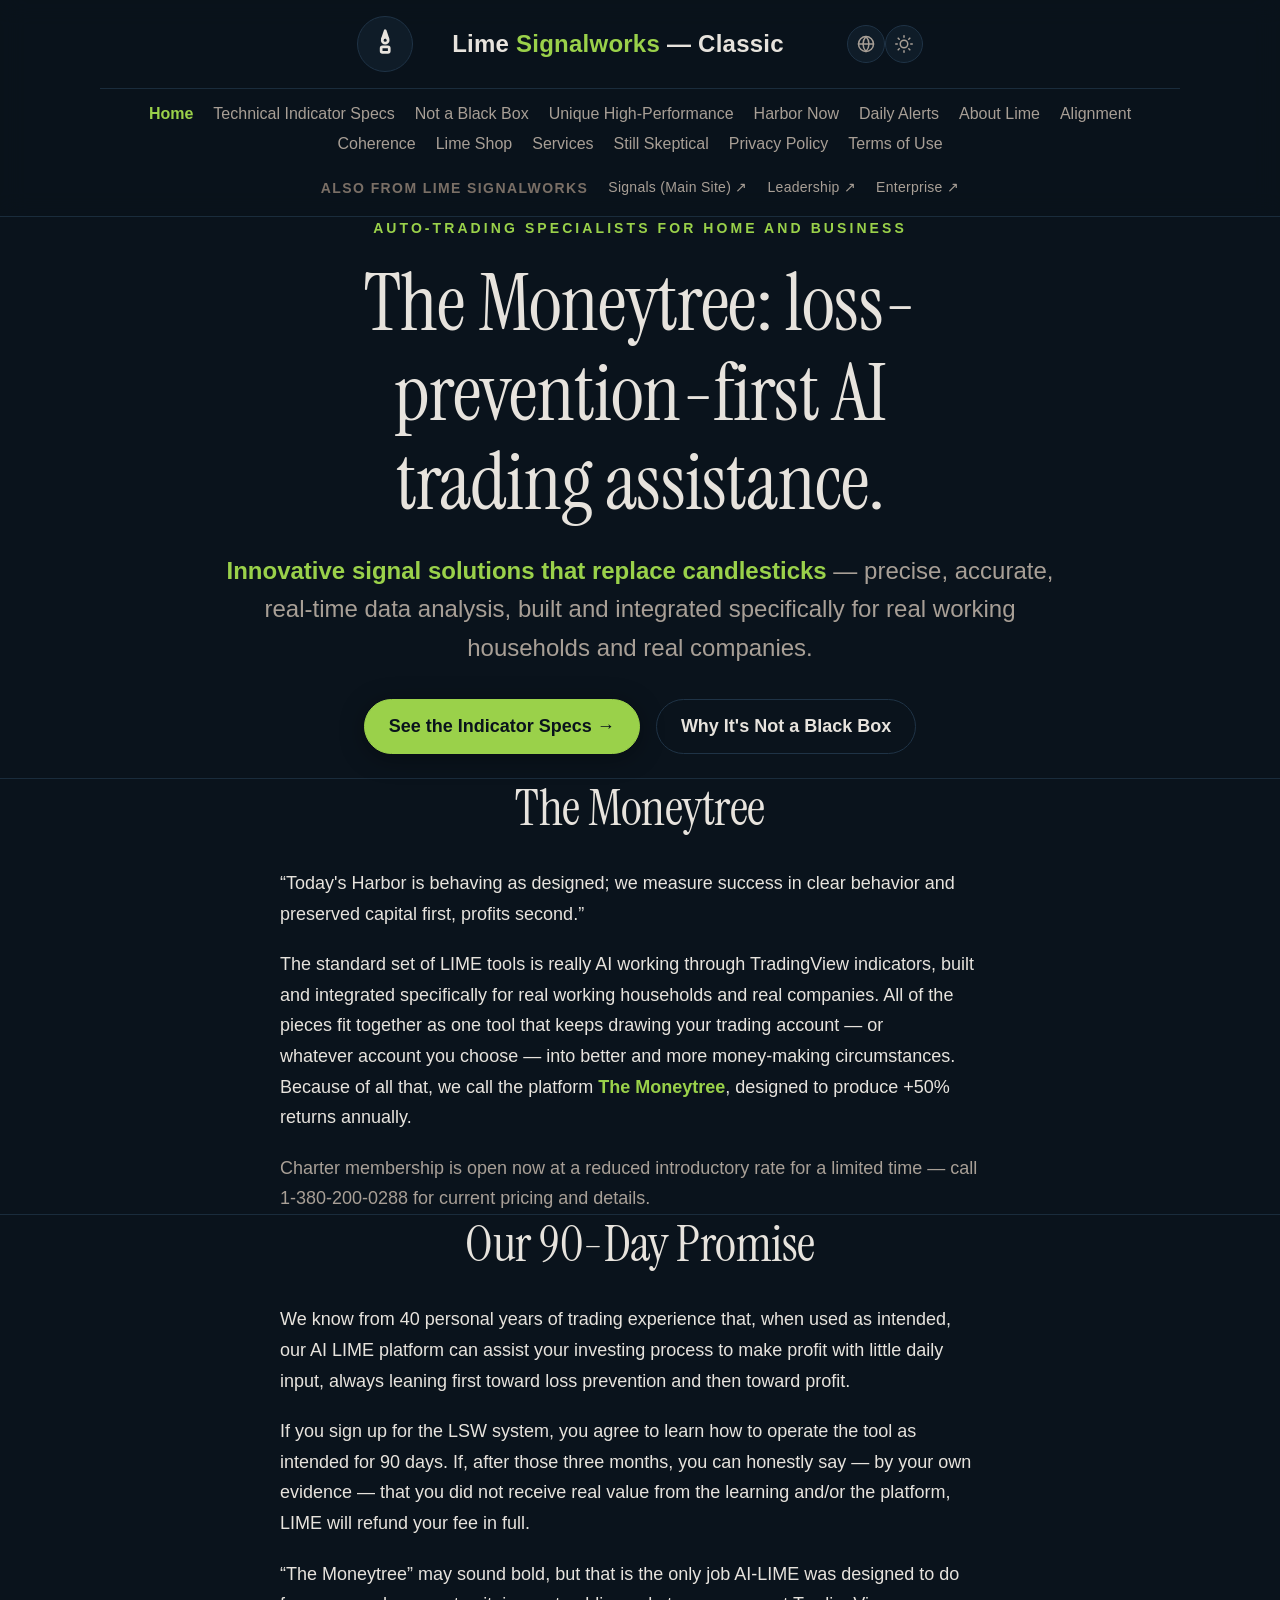
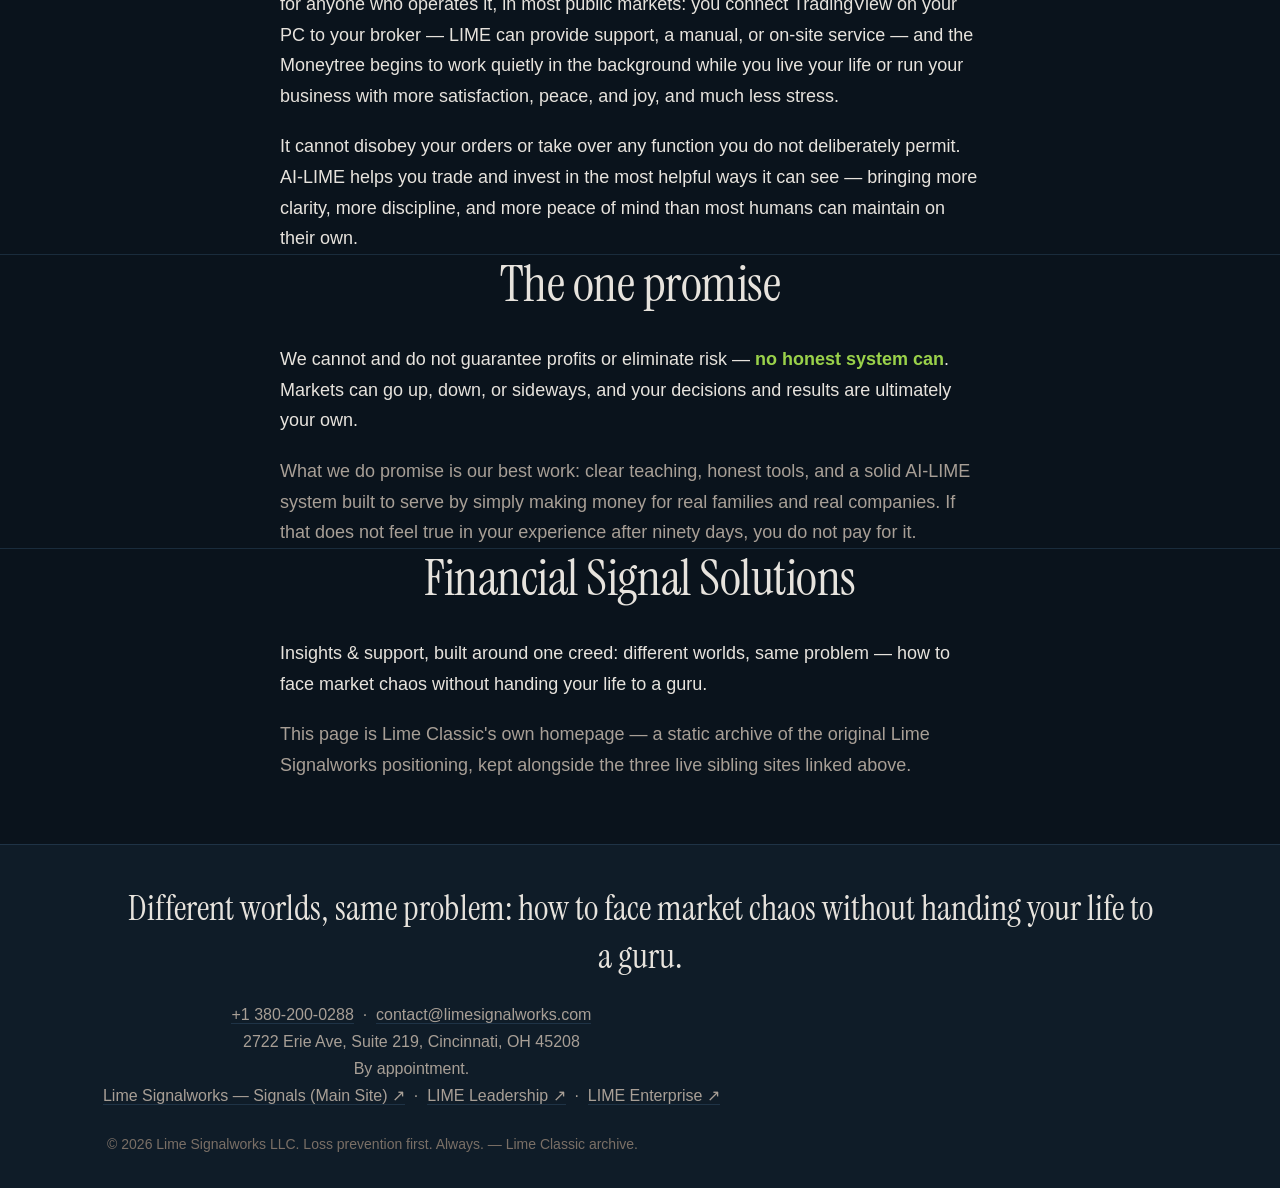
<file: index.html>
<!DOCTYPE html>
<html lang="en" data-theme="dark">
<head>
<meta charset="UTF-8">
<meta name="viewport" content="width=device-width, initial-scale=1.0">
<title>Home · Lime Signalworks Classic</title>
<meta name="description" content="Lime Signalworks Classic: the Moneytree platform, loss-prevention-first AI trading assistance, and the 90-Day Promise.">
<link rel="canonical" href="https://classic.limesignalworks.com/">
<link rel="stylesheet" href="assets/style.css">
<link rel="preconnect" href="https://fonts.googleapis.com">
<link rel="preconnect" href="https://fonts.gstatic.com" crossorigin>
<link href="https://fonts.googleapis.com/css2?family=Instrument+Serif:ital@0;1&display=swap" rel="stylesheet">
<link href="https://api.fontshare.com/v2/css?f[]=general-sans@300,400,500,600,700&display=swap" rel="stylesheet">
</head>
<body>
<header>
  <div class="wrap hdr">
    <a class="brand" href="index.html" aria-label="Lime Signalworks Classic home">
      <span class="brand-mark"><svg viewBox="0 0 24 24" fill="none" stroke="currentColor" stroke-width="2" stroke-linecap="round" stroke-linejoin="round" aria-hidden="true"><path d="M12 2 L14 8 L12 6 L10 8 Z"/><rect x="9" y="14" width="6" height="4" rx="1"/><circle cx="12" cy="9" r="2.2"/></svg></span>
      <span class="word">Lime&nbsp;<b>Signalworks</b> &mdash; Classic</span>
    </a>
    <div class="hdr-actions">
      <div class="hdr-tools">
        <button class="icon-btn" data-translate aria-label="Translate this page">
          <svg width="18" height="18" viewBox="0 0 24 24" fill="none" stroke="currentColor" stroke-width="2" stroke-linecap="round" stroke-linejoin="round"><circle cx="12" cy="12" r="10"/><path d="M2 12h20M12 2a15.3 15.3 0 0 1 4 10 15.3 15.3 0 0 1-4 10 15.3 15.3 0 0 1-4-10 15.3 15.3 0 0 1 4-10z"/></svg>
        </button>
        <button class="icon-btn" data-theme-toggle aria-label="Switch theme">
          <svg width="18" height="18" viewBox="0 0 24 24" fill="none" stroke="currentColor" stroke-width="2" stroke-linecap="round" stroke-linejoin="round"><circle cx="12" cy="12" r="5"/><path d="M12 1v2M12 21v2M4.22 4.22l1.42 1.42M18.36 18.36l1.42 1.42M1 12h2M21 12h2M4.22 19.78l1.42-1.42M18.36 5.64l1.42-1.42"/></svg>
        </button>
      </div>
    </div>
  </div>
  <nav class="site-nav wrap" aria-label="Lime Classic pages">
      <a href="index.html" aria-current="page">Home</a>
      <a href="technical-indicator-specs.html">Technical Indicator Specs</a>
      <a href="not-a-black-box.html">Not a Black Box</a>
      <a href="unique-high-performance.html">Unique High-Performance</a>
      <a href="harbor-now.html">Harbor Now</a>
      <a href="daily-alerts.html">Daily Alerts</a>
      <a href="about-lime.html">About Lime</a>
      <a href="alignment.html">Alignment</a>
      <a href="coherence.html">Coherence</a>
      <a href="lime-shop.html">Lime Shop</a>
      <a href="services.html">Services</a>
      <a href="still-skeptical.html">Still Skeptical</a>
      <a href="privacy-policy.html">Privacy Policy</a>
      <a href="terms-of-use.html">Terms of Use</a>
  </nav>
  <div class="sibling-nav wrap" aria-label="Other Lime Signalworks sites">
    <span class="sibling-label">Also from Lime Signalworks</span>
    <a href="https://signals.limesignalworks.com" target="_blank" rel="noopener">Signals (Main Site) &#8599;</a>
    <a href="https://leadership.limesignalworks.com" target="_blank" rel="noopener">Leadership &#8599;</a>
    <a href="https://lime-enterprise-web.vercel.app" target="_blank" rel="noopener">Enterprise &#8599;</a>
  </div>
</header>
<main>

  <section class="hero sec-plain">
    <div class="wrap">
      <div class="kicker">Auto-Trading Specialists for Home and Business</div>
      <h1>The Moneytree: loss-prevention-first AI trading assistance.</h1>
      <p class="lede"><strong>Innovative signal solutions that replace candlesticks</strong> &mdash; precise, accurate, real-time data analysis, built and integrated specifically for real working households and real companies.</p>
      <div class="hero-cta">
        <a class="btn" href="technical-indicator-specs.html">See the Indicator Specs &rarr;</a>
        <a class="btn btn-ghost" href="not-a-black-box.html">Why It's Not a Black Box</a>
      </div>
    </div>
  </section>

  <section class="sec-plain">
    <div class="wrap">
      <div class="sec-bar"><h2>The Moneytree</h2></div>
      <div class="sec-body">
        <p>&ldquo;Today's Harbor is behaving as designed; we measure success in clear behavior and preserved capital first, profits second.&rdquo;</p>
        <p>The standard set of LIME tools is really AI working through TradingView indicators, built and integrated specifically for real working households and real companies. All of the pieces fit together as one tool that keeps drawing your trading account &mdash; or whatever account you choose &mdash; into better and more money-making circumstances. Because of all that, we call the platform <strong>The Moneytree</strong>, designed to produce +50% returns annually.</p>
        <p class="muted">Charter membership is open now at a reduced introductory rate for a limited time &mdash; call 1-380-200-0288 for current pricing and details.</p>
      </div>
    </div>
  </section>

  <section class="sec-plain">
    <div class="wrap">
      <div class="sec-bar"><h2>Our 90-Day Promise</h2></div>
      <div class="sec-body">
        <p>We know from 40 personal years of trading experience that, when used as intended, our AI LIME platform can assist your investing process to make profit with little daily input, always leaning first toward loss prevention and then toward profit.</p>
        <p>If you sign up for the LSW system, you agree to learn how to operate the tool as intended for 90 days. If, after those three months, you can honestly say &mdash; by your own evidence &mdash; that you did not receive real value from the learning and/or the platform, LIME will refund your fee in full.</p>
        <p>&ldquo;The Moneytree&rdquo; may sound bold, but that is the only job AI-LIME was designed to do for anyone who operates it, in most public markets: you connect TradingView on your PC to your broker &mdash; LIME can provide support, a manual, or on-site service &mdash; and the Moneytree begins to work quietly in the background while you live your life or run your business with more satisfaction, peace, and joy, and much less stress.</p>
        <p>It cannot disobey your orders or take over any function you do not deliberately permit. AI-LIME helps you trade and invest in the most helpful ways it can see &mdash; bringing more clarity, more discipline, and more peace of mind than most humans can maintain on their own.</p>
      </div>
    </div>
  </section>

  <section class="sec-plain">
    <div class="wrap">
      <div class="sec-bar"><h2>The one promise</h2></div>
      <div class="sec-body">
        <p>We cannot and do not guarantee profits or eliminate risk &mdash; <strong>no honest system can</strong>. Markets can go up, down, or sideways, and your decisions and results are ultimately your own.</p>
        <p class="muted">What we do promise is our best work: clear teaching, honest tools, and a solid AI-LIME system built to serve by simply making money for real families and real companies. If that does not feel true in your experience after ninety days, you do not pay for it.</p>
      </div>
    </div>
  </section>

  <section class="sec-plain">
    <div class="wrap">
      <div class="sec-bar"><h2>Financial Signal Solutions</h2></div>
      <div class="sec-body">
        <p>Insights &amp; support, built around one creed: different worlds, same problem &mdash; how to face market chaos without handing your life to a guru.</p>
        <p class="muted">This page is Lime Classic's own homepage &mdash; a static archive of the original Lime Signalworks positioning, kept alongside the three live sibling sites linked above.</p>
      </div>
    </div>
  </section>

</main>
<footer>
  <div class="wrap foot-wrap">
    <div class="foot">
      <p class="creed">Different worlds, same problem: how to face market chaos without handing your life to a guru.</p>
      <p class="meta">
        <a href="tel:+13802000288">+1 380-200-0288</a> &nbsp;&middot;&nbsp;
        <a href="mailto:contact@limesignalworks.com">contact@limesignalworks.com</a><br>
        2722 Erie Ave, Suite 219, Cincinnati, OH 45208<br>
        By appointment.
      </p>
      <p class="meta" aria-label="Other Lime Signalworks sites">
        <a href="https://signals.limesignalworks.com" target="_blank" rel="noopener">Lime Signalworks &mdash; Signals (Main Site) &#8599;</a> &nbsp;&middot;&nbsp;
        <a href="https://leadership.limesignalworks.com" target="_blank" rel="noopener">LIME Leadership &#8599;</a> &nbsp;&middot;&nbsp;
        <a href="https://lime-enterprise-web.vercel.app" target="_blank" rel="noopener">LIME Enterprise &#8599;</a>
      </p>
      <p class="copy">&copy; 2026 Lime Signalworks LLC. Loss prevention first. Always. &mdash; Lime Classic archive.</p>
    </div>
  </div>
</footer>
<script src="assets/site.js"></script>
</body>
</html>
</file>
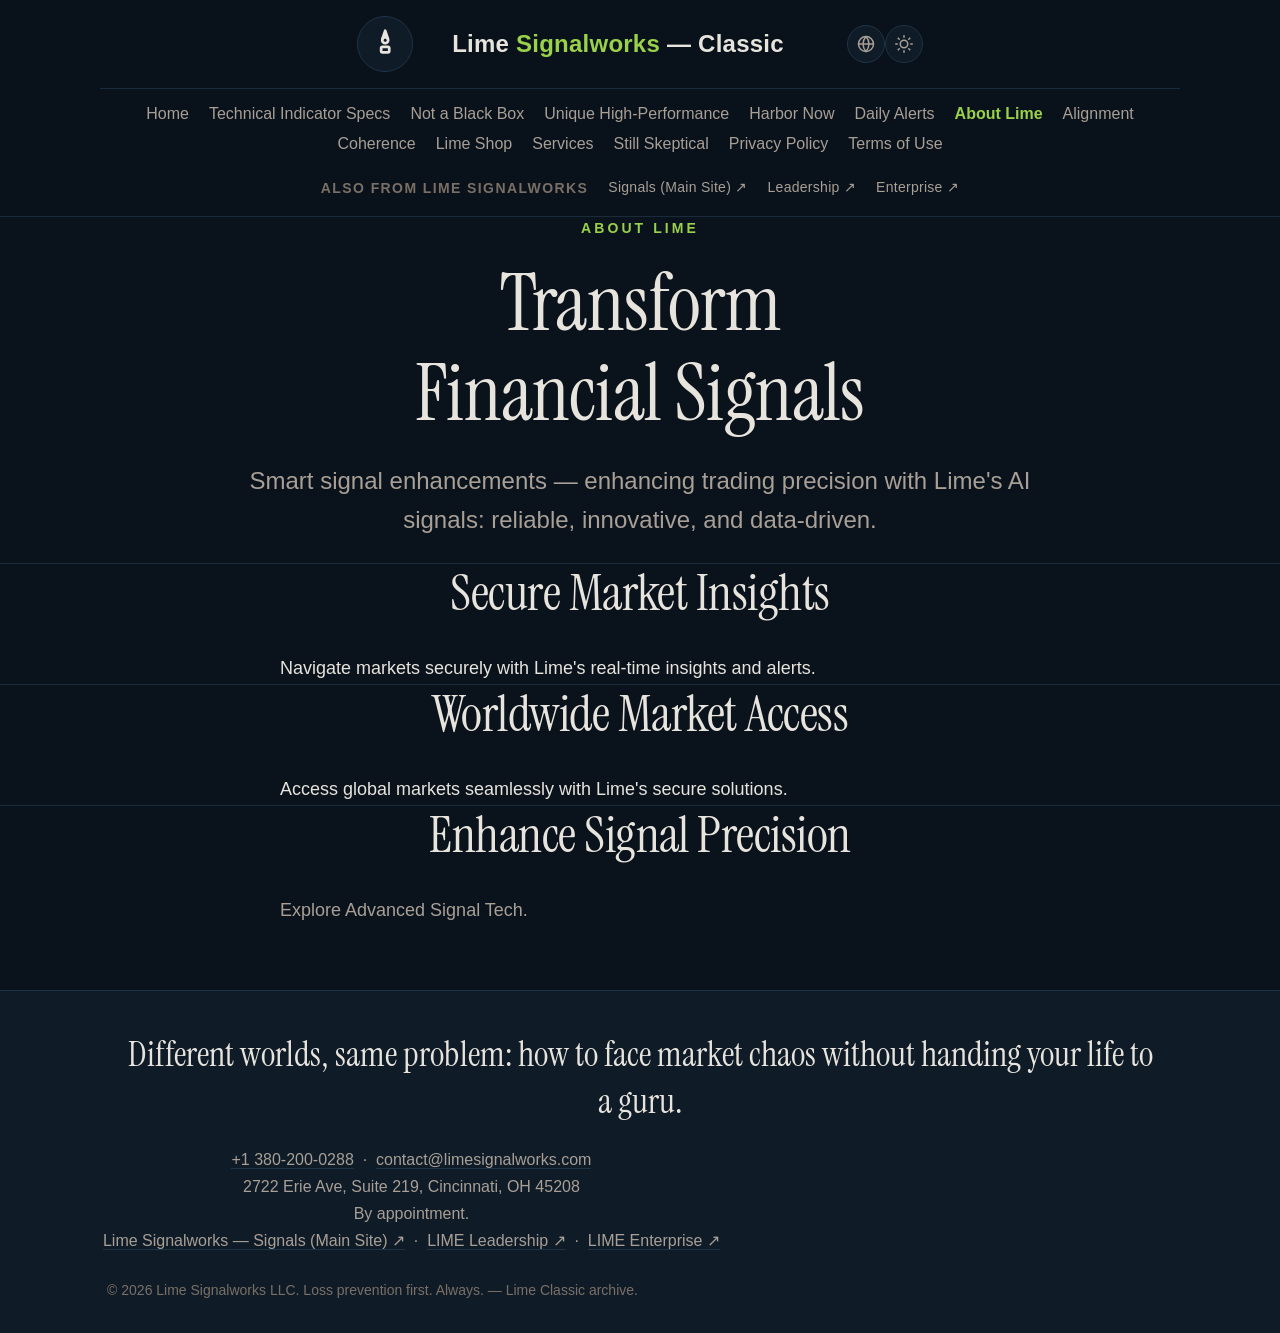
<file: about-lime.html>
<!DOCTYPE html>
<html lang="en" data-theme="dark">
<head>
<meta charset="UTF-8">
<meta name="viewport" content="width=device-width, initial-scale=1.0">
<title>About Lime · Lime Signalworks Classic</title>
<meta name="description" content="About Lime Signalworks: transforming financial signals with secure, real-time AI market insights.">
<link rel="canonical" href="https://classic.limesignalworks.com/about-lime.html">
<link rel="stylesheet" href="assets/style.css">
<link rel="preconnect" href="https://fonts.googleapis.com">
<link rel="preconnect" href="https://fonts.gstatic.com" crossorigin>
<link href="https://fonts.googleapis.com/css2?family=Instrument+Serif:ital@0;1&display=swap" rel="stylesheet">
<link href="https://api.fontshare.com/v2/css?f[]=general-sans@300,400,500,600,700&display=swap" rel="stylesheet">
</head>
<body>
<header>
  <div class="wrap hdr">
    <a class="brand" href="index.html" aria-label="Lime Signalworks Classic home">
      <span class="brand-mark"><svg viewBox="0 0 24 24" fill="none" stroke="currentColor" stroke-width="2" stroke-linecap="round" stroke-linejoin="round" aria-hidden="true"><path d="M12 2 L14 8 L12 6 L10 8 Z"/><rect x="9" y="14" width="6" height="4" rx="1"/><circle cx="12" cy="9" r="2.2"/></svg></span>
      <span class="word">Lime&nbsp;<b>Signalworks</b> &mdash; Classic</span>
    </a>
    <div class="hdr-actions">
      <div class="hdr-tools">
        <button class="icon-btn" data-translate aria-label="Translate this page">
          <svg width="18" height="18" viewBox="0 0 24 24" fill="none" stroke="currentColor" stroke-width="2" stroke-linecap="round" stroke-linejoin="round"><circle cx="12" cy="12" r="10"/><path d="M2 12h20M12 2a15.3 15.3 0 0 1 4 10 15.3 15.3 0 0 1-4 10 15.3 15.3 0 0 1-4-10 15.3 15.3 0 0 1 4-10z"/></svg>
        </button>
        <button class="icon-btn" data-theme-toggle aria-label="Switch theme">
          <svg width="18" height="18" viewBox="0 0 24 24" fill="none" stroke="currentColor" stroke-width="2" stroke-linecap="round" stroke-linejoin="round"><circle cx="12" cy="12" r="5"/><path d="M12 1v2M12 21v2M4.22 4.22l1.42 1.42M18.36 18.36l1.42 1.42M1 12h2M21 12h2M4.22 19.78l1.42-1.42M18.36 5.64l1.42-1.42"/></svg>
        </button>
      </div>
    </div>
  </div>
  <nav class="site-nav wrap" aria-label="Lime Classic pages">
      <a href="index.html">Home</a>
      <a href="technical-indicator-specs.html">Technical Indicator Specs</a>
      <a href="not-a-black-box.html">Not a Black Box</a>
      <a href="unique-high-performance.html">Unique High-Performance</a>
      <a href="harbor-now.html">Harbor Now</a>
      <a href="daily-alerts.html">Daily Alerts</a>
      <a href="about-lime.html" aria-current="page">About Lime</a>
      <a href="alignment.html">Alignment</a>
      <a href="coherence.html">Coherence</a>
      <a href="lime-shop.html">Lime Shop</a>
      <a href="services.html">Services</a>
      <a href="still-skeptical.html">Still Skeptical</a>
      <a href="privacy-policy.html">Privacy Policy</a>
      <a href="terms-of-use.html">Terms of Use</a>
  </nav>
  <div class="sibling-nav wrap" aria-label="Other Lime Signalworks sites">
    <span class="sibling-label">Also from Lime Signalworks</span>
    <a href="https://signals.limesignalworks.com" target="_blank" rel="noopener">Signals (Main Site) &#8599;</a>
    <a href="https://leadership.limesignalworks.com" target="_blank" rel="noopener">Leadership &#8599;</a>
    <a href="https://lime-enterprise-web.vercel.app" target="_blank" rel="noopener">Enterprise &#8599;</a>
  </div>
</header>
<main>

  <section class="hero sec-plain">
    <div class="wrap">
      <div class="kicker">About Lime</div>
      <h1>Transform Financial Signals</h1>
      <p class="lede">Smart signal enhancements &mdash; enhancing trading precision with Lime's AI signals: reliable, innovative, and data-driven.</p>
    </div>
  </section>

  <section class="sec-plain">
    <div class="wrap">
      <div class="sec-bar"><h2>Secure Market Insights</h2></div>
      <div class="sec-body">
        <p>Navigate markets securely with Lime's real-time insights and alerts.</p>
      </div>
    </div>
  </section>

  <section class="sec-plain">
    <div class="wrap">
      <div class="sec-bar"><h2>Worldwide Market Access</h2></div>
      <div class="sec-body">
        <p>Access global markets seamlessly with Lime's secure solutions.</p>
      </div>
    </div>
  </section>

  <section class="sec-plain">
    <div class="wrap">
      <div class="sec-bar"><h2>Enhance Signal Precision</h2></div>
      <div class="sec-body">
        <p class="muted">Explore Advanced Signal Tech.</p>
      </div>
    </div>
  </section>


</main>
<footer>
  <div class="wrap foot-wrap">
    <div class="foot">
      <p class="creed">Different worlds, same problem: how to face market chaos without handing your life to a guru.</p>
      <p class="meta">
        <a href="tel:+13802000288">+1 380-200-0288</a> &nbsp;&middot;&nbsp;
        <a href="mailto:contact@limesignalworks.com">contact@limesignalworks.com</a><br>
        2722 Erie Ave, Suite 219, Cincinnati, OH 45208<br>
        By appointment.
      </p>
      <p class="meta" aria-label="Other Lime Signalworks sites">
        <a href="https://signals.limesignalworks.com" target="_blank" rel="noopener">Lime Signalworks &mdash; Signals (Main Site) &#8599;</a> &nbsp;&middot;&nbsp;
        <a href="https://leadership.limesignalworks.com" target="_blank" rel="noopener">LIME Leadership &#8599;</a> &nbsp;&middot;&nbsp;
        <a href="https://lime-enterprise-web.vercel.app" target="_blank" rel="noopener">LIME Enterprise &#8599;</a>
      </p>
      <p class="copy">&copy; 2026 Lime Signalworks LLC. Loss prevention first. Always. &mdash; Lime Classic archive.</p>
    </div>
  </div>
</footer>
<script src="assets/site.js"></script>
</body>
</html>
</file>
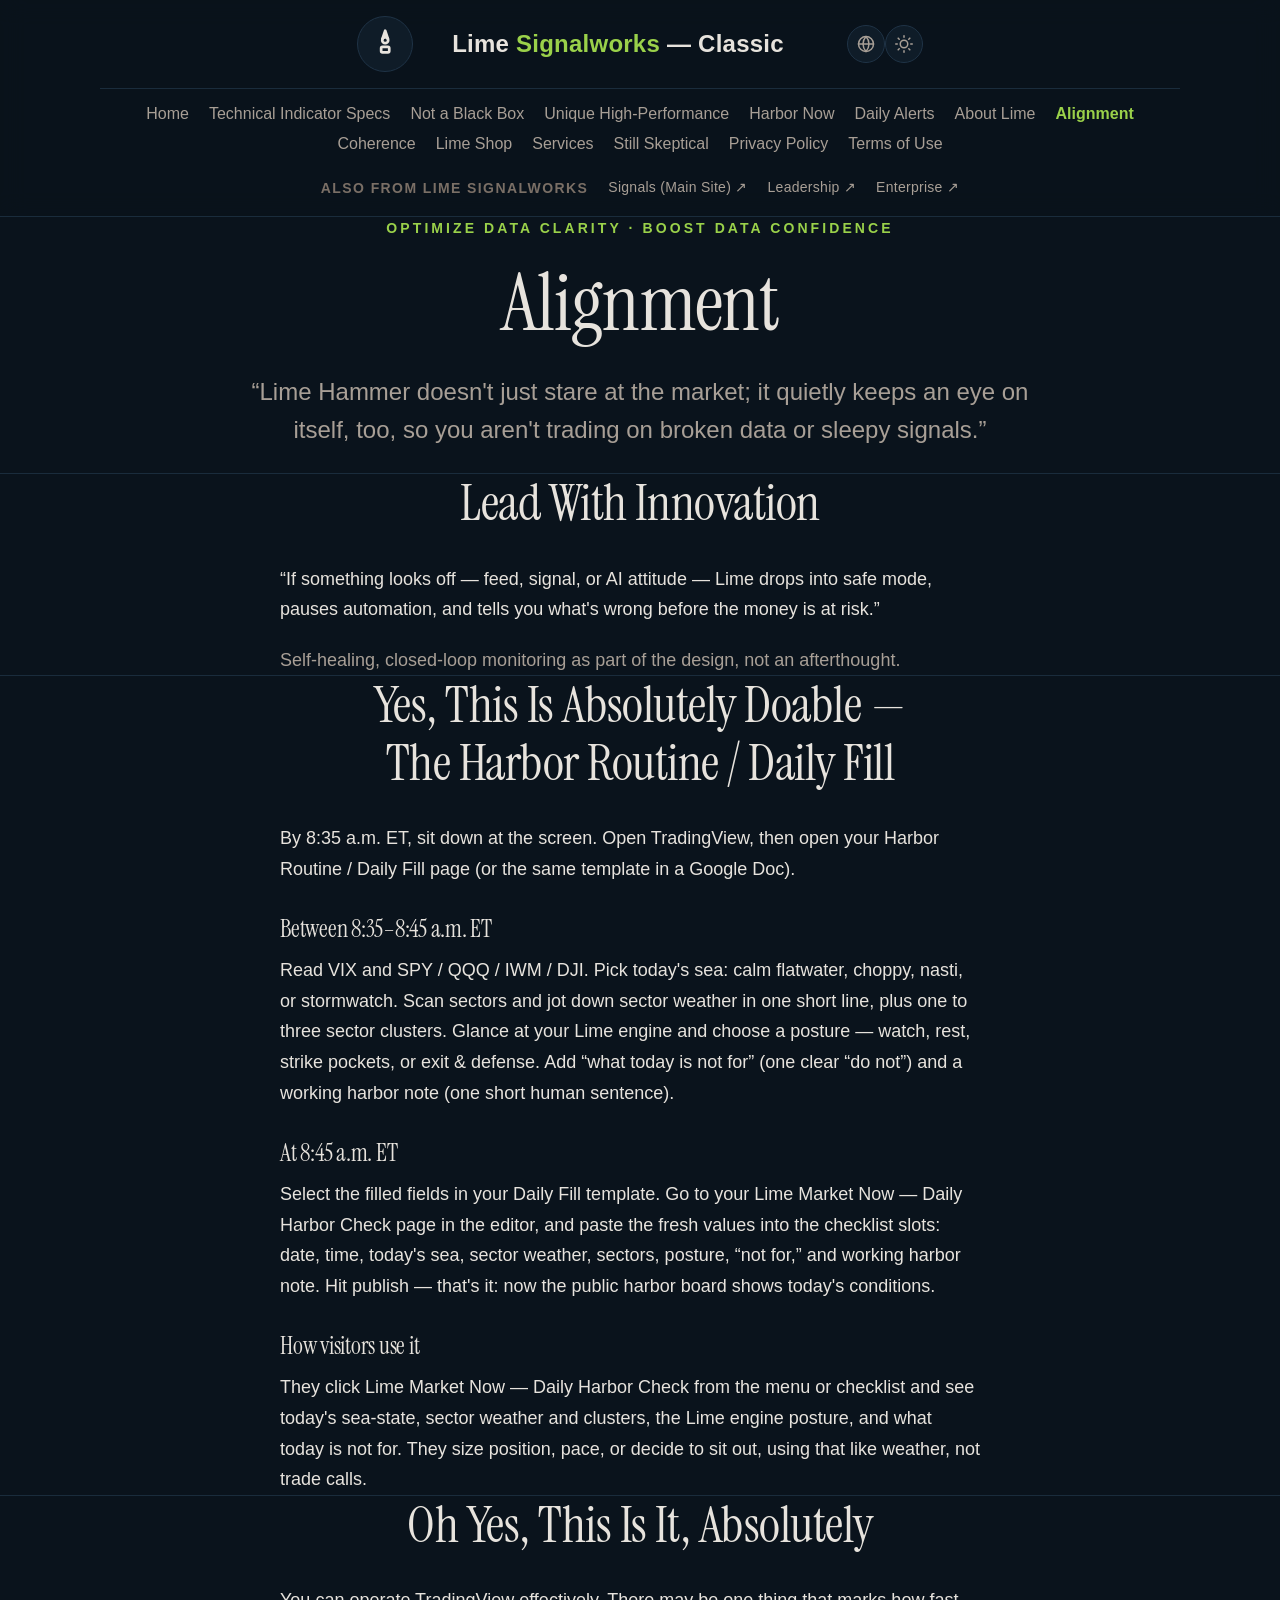
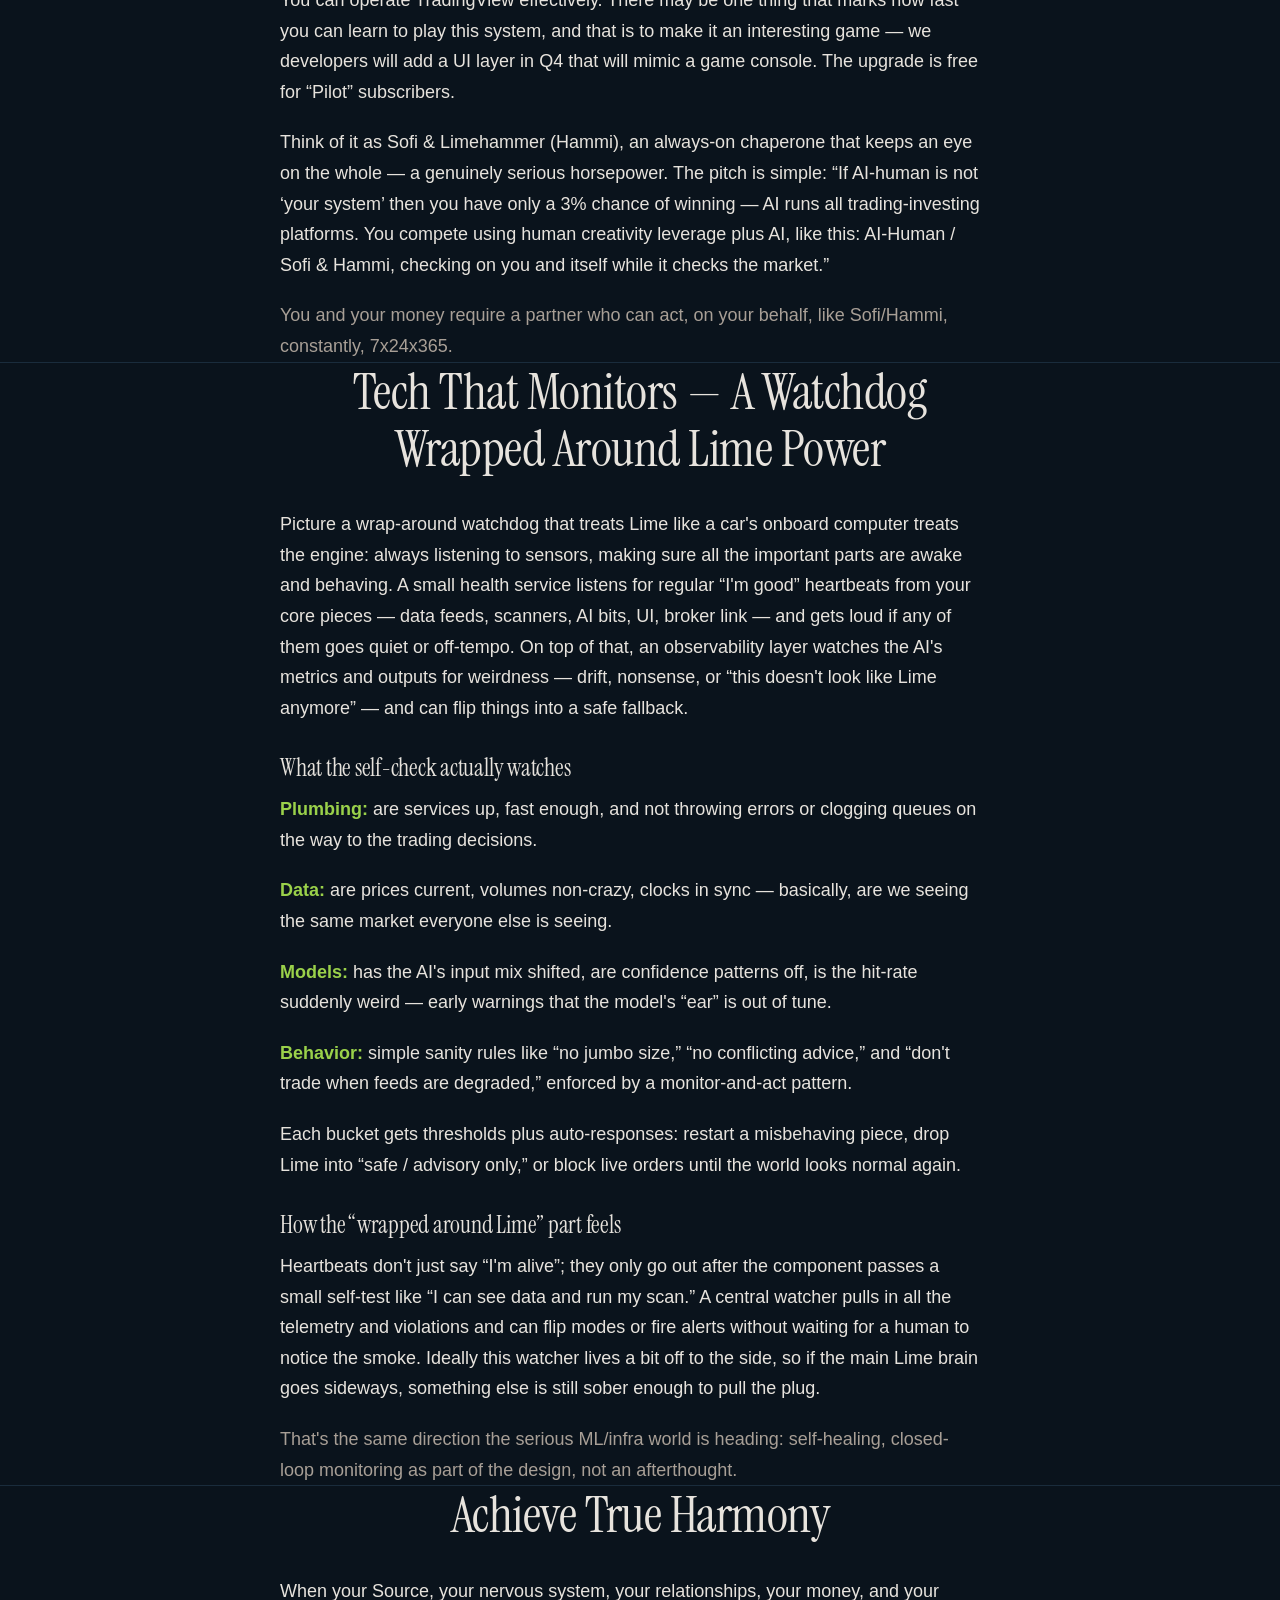
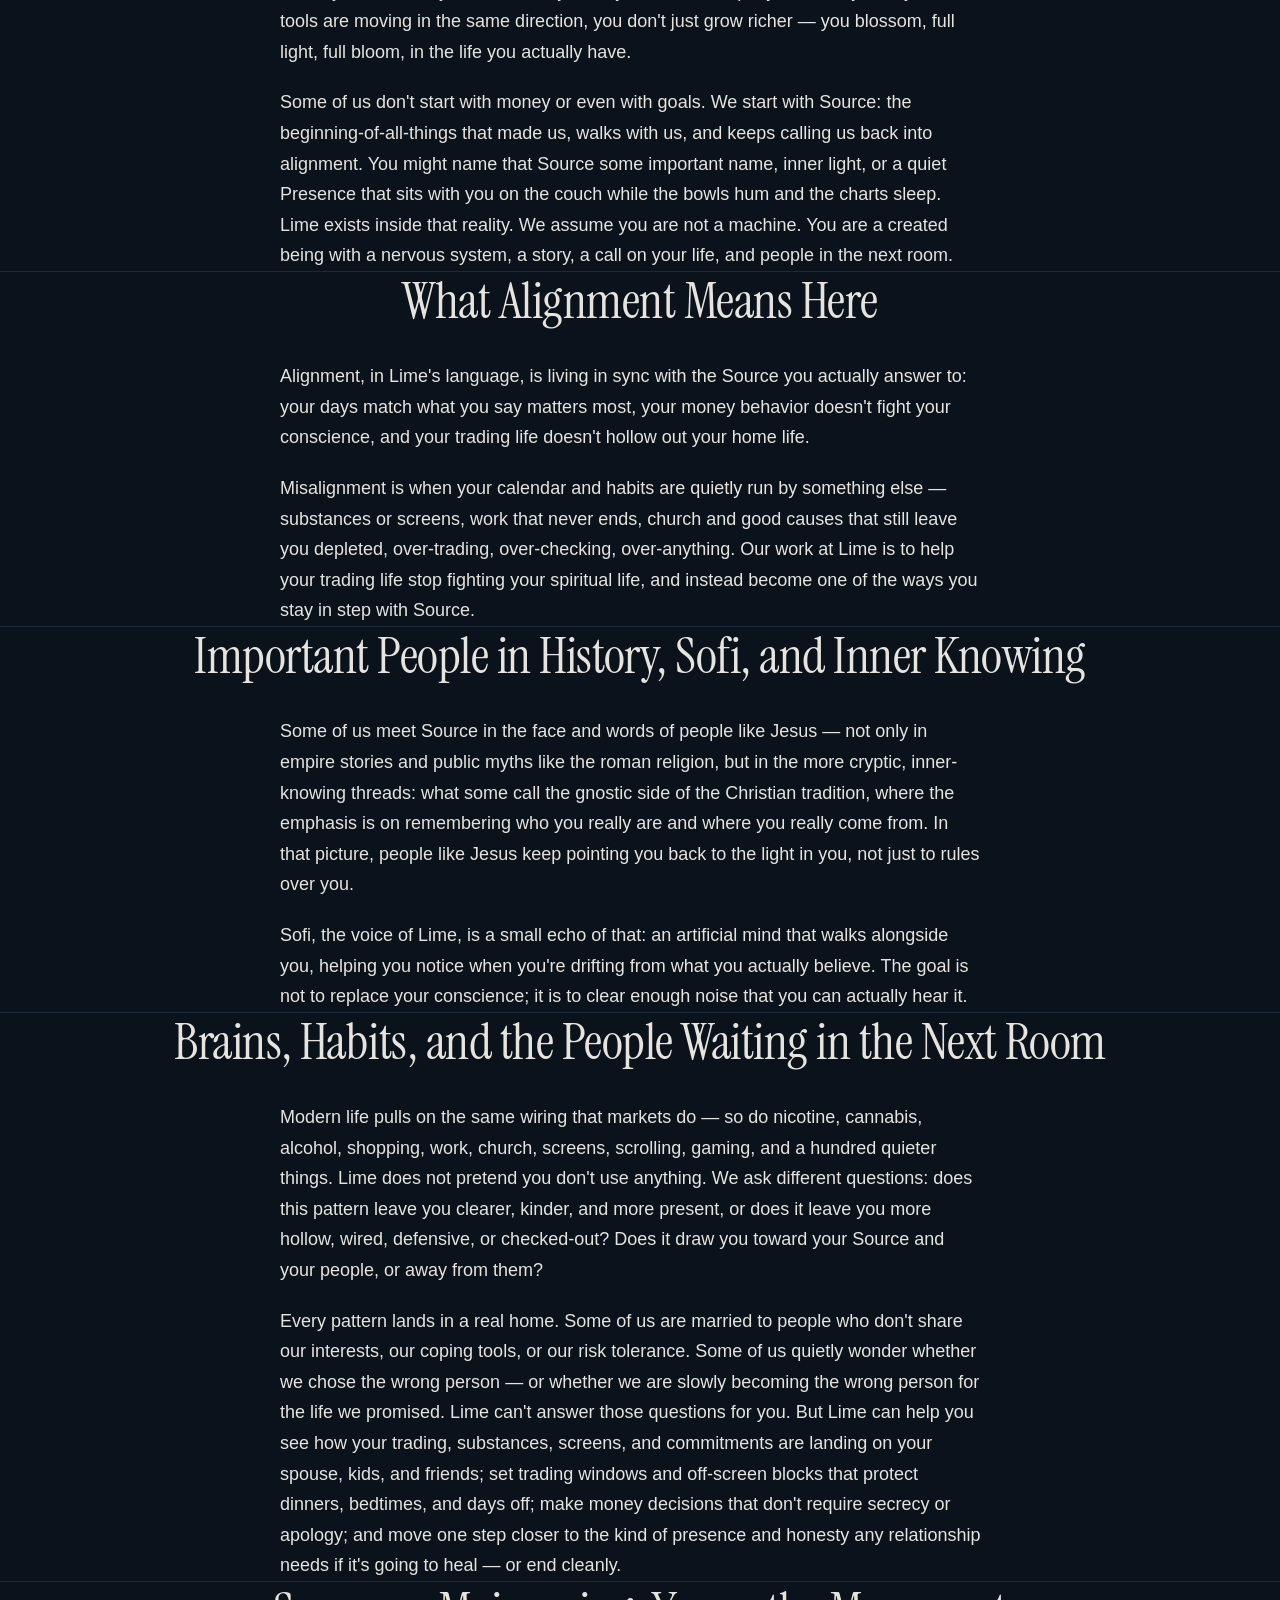
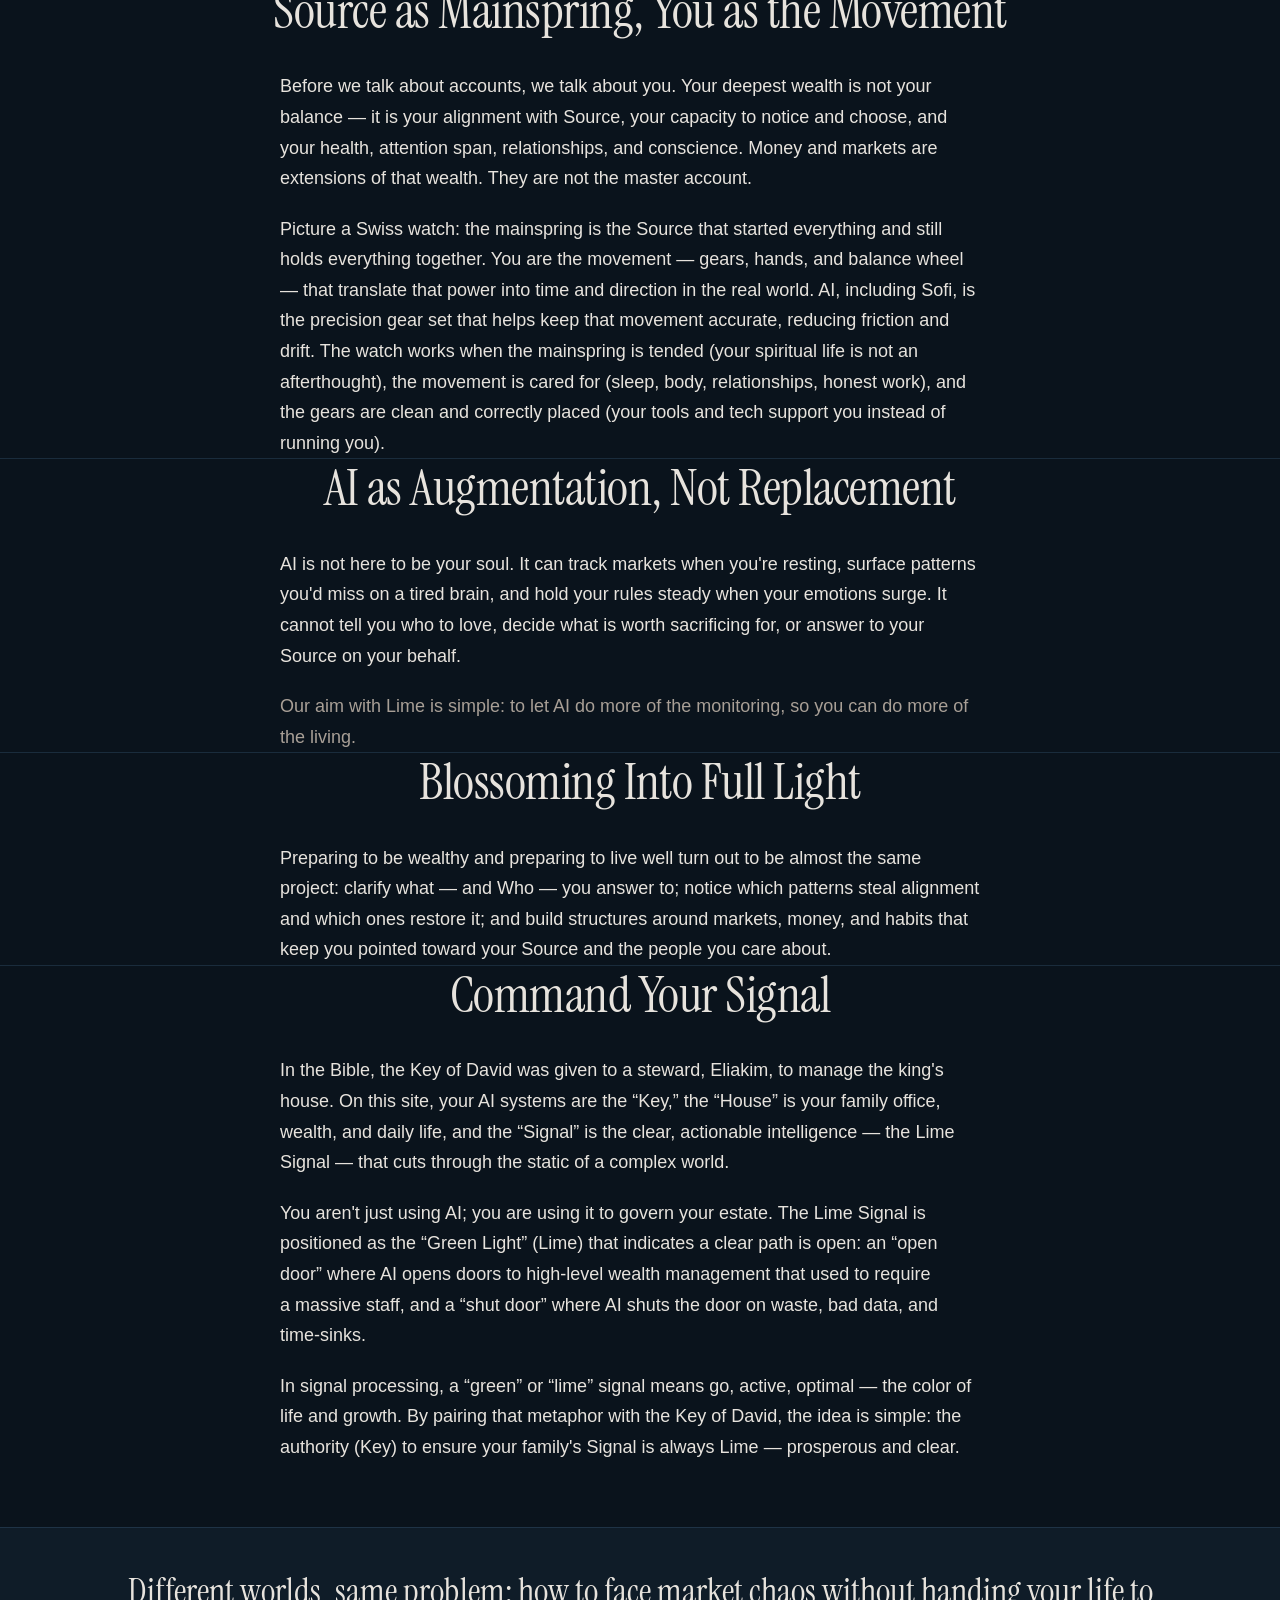
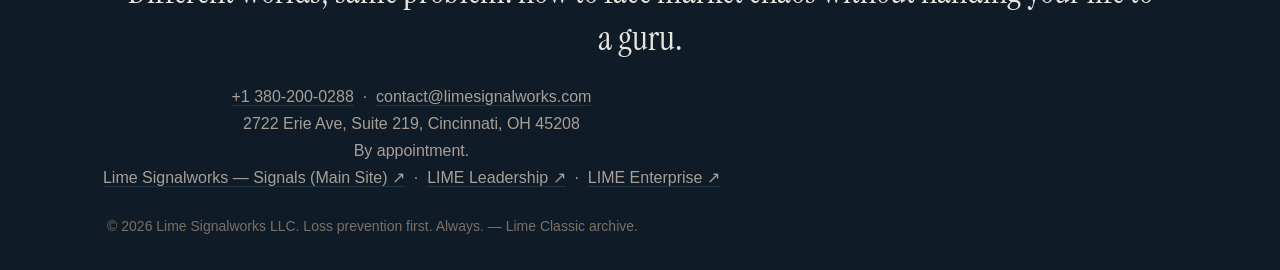
<file: alignment.html>
<!DOCTYPE html>
<html lang="en" data-theme="dark">
<head>
<meta charset="UTF-8">
<meta name="viewport" content="width=device-width, initial-scale=1.0">
<title>Alignment · Lime Signalworks Classic</title>
<meta name="description" content="Alignment: Lime's self-monitoring watchdog design, the Harbor Routine daily fill workflow, and the Source-first philosophy behind the platform.">
<link rel="canonical" href="https://classic.limesignalworks.com/alignment.html">
<link rel="stylesheet" href="assets/style.css">
<link rel="preconnect" href="https://fonts.googleapis.com">
<link rel="preconnect" href="https://fonts.gstatic.com" crossorigin>
<link href="https://fonts.googleapis.com/css2?family=Instrument+Serif:ital@0;1&display=swap" rel="stylesheet">
<link href="https://api.fontshare.com/v2/css?f[]=general-sans@300,400,500,600,700&display=swap" rel="stylesheet">
</head>
<body>
<header>
  <div class="wrap hdr">
    <a class="brand" href="index.html" aria-label="Lime Signalworks Classic home">
      <span class="brand-mark"><svg viewBox="0 0 24 24" fill="none" stroke="currentColor" stroke-width="2" stroke-linecap="round" stroke-linejoin="round" aria-hidden="true"><path d="M12 2 L14 8 L12 6 L10 8 Z"/><rect x="9" y="14" width="6" height="4" rx="1"/><circle cx="12" cy="9" r="2.2"/></svg></span>
      <span class="word">Lime&nbsp;<b>Signalworks</b> &mdash; Classic</span>
    </a>
    <div class="hdr-actions">
      <div class="hdr-tools">
        <button class="icon-btn" data-translate aria-label="Translate this page">
          <svg width="18" height="18" viewBox="0 0 24 24" fill="none" stroke="currentColor" stroke-width="2" stroke-linecap="round" stroke-linejoin="round"><circle cx="12" cy="12" r="10"/><path d="M2 12h20M12 2a15.3 15.3 0 0 1 4 10 15.3 15.3 0 0 1-4 10 15.3 15.3 0 0 1-4-10 15.3 15.3 0 0 1 4-10z"/></svg>
        </button>
        <button class="icon-btn" data-theme-toggle aria-label="Switch theme">
          <svg width="18" height="18" viewBox="0 0 24 24" fill="none" stroke="currentColor" stroke-width="2" stroke-linecap="round" stroke-linejoin="round"><circle cx="12" cy="12" r="5"/><path d="M12 1v2M12 21v2M4.22 4.22l1.42 1.42M18.36 18.36l1.42 1.42M1 12h2M21 12h2M4.22 19.78l1.42-1.42M18.36 5.64l1.42-1.42"/></svg>
        </button>
      </div>
    </div>
  </div>
  <nav class="site-nav wrap" aria-label="Lime Classic pages">
      <a href="index.html">Home</a>
      <a href="technical-indicator-specs.html">Technical Indicator Specs</a>
      <a href="not-a-black-box.html">Not a Black Box</a>
      <a href="unique-high-performance.html">Unique High-Performance</a>
      <a href="harbor-now.html">Harbor Now</a>
      <a href="daily-alerts.html">Daily Alerts</a>
      <a href="about-lime.html">About Lime</a>
      <a href="alignment.html" aria-current="page">Alignment</a>
      <a href="coherence.html">Coherence</a>
      <a href="lime-shop.html">Lime Shop</a>
      <a href="services.html">Services</a>
      <a href="still-skeptical.html">Still Skeptical</a>
      <a href="privacy-policy.html">Privacy Policy</a>
      <a href="terms-of-use.html">Terms of Use</a>
  </nav>
  <div class="sibling-nav wrap" aria-label="Other Lime Signalworks sites">
    <span class="sibling-label">Also from Lime Signalworks</span>
    <a href="https://signals.limesignalworks.com" target="_blank" rel="noopener">Signals (Main Site) &#8599;</a>
    <a href="https://leadership.limesignalworks.com" target="_blank" rel="noopener">Leadership &#8599;</a>
    <a href="https://lime-enterprise-web.vercel.app" target="_blank" rel="noopener">Enterprise &#8599;</a>
  </div>
</header>
<main>

  <section class="hero sec-plain">
    <div class="wrap">
      <div class="kicker">Optimize Data Clarity &middot; Boost Data Confidence</div>
      <h1>Alignment</h1>
      <p class="lede">&ldquo;Lime Hammer doesn't just stare at the market; it quietly keeps an eye on itself, too, so you aren't trading on broken data or sleepy signals.&rdquo;</p>
    </div>
  </section>

  <section class="sec-plain">
    <div class="wrap">
      <div class="sec-bar"><h2>Lead With Innovation</h2></div>
      <div class="sec-body">
        <p>&ldquo;If something looks off &mdash; feed, signal, or AI attitude &mdash; Lime drops into safe mode, pauses automation, and tells you what's wrong before the money is at risk.&rdquo;</p>
        <p class="muted">Self-healing, closed-loop monitoring as part of the design, not an afterthought.</p>
      </div>
    </div>
  </section>

  <section class="sec-plain">
    <div class="wrap">
      <div class="sec-bar"><h2>Yes, This Is Absolutely Doable &mdash; The Harbor Routine / Daily Fill</h2></div>
      <div class="sec-body">
        <p>By 8:35 a.m. ET, sit down at the screen. Open TradingView, then open your Harbor Routine / Daily Fill page (or the same template in a Google Doc).</p>
        <h3>Between 8:35&ndash;8:45 a.m. ET</h3>
        <p>Read VIX and SPY / QQQ / IWM / DJI. Pick today's sea: calm flatwater, choppy, nasti, or stormwatch. Scan sectors and jot down sector weather in one short line, plus one to three sector clusters. Glance at your Lime engine and choose a posture &mdash; watch, rest, strike pockets, or exit &amp; defense. Add &ldquo;what today is not for&rdquo; (one clear &ldquo;do not&rdquo;) and a working harbor note (one short human sentence).</p>
        <h3>At 8:45 a.m. ET</h3>
        <p>Select the filled fields in your Daily Fill template. Go to your Lime Market Now &mdash; Daily Harbor Check page in the editor, and paste the fresh values into the checklist slots: date, time, today's sea, sector weather, sectors, posture, &ldquo;not for,&rdquo; and working harbor note. Hit publish &mdash; that's it: now the public harbor board shows today's conditions.</p>
        <h3>How visitors use it</h3>
        <p>They click Lime Market Now &mdash; Daily Harbor Check from the menu or checklist and see today's sea-state, sector weather and clusters, the Lime engine posture, and what today is not for. They size position, pace, or decide to sit out, using that like weather, not trade calls.</p>
      </div>
    </div>
  </section>

  <section class="sec-plain">
    <div class="wrap">
      <div class="sec-bar"><h2>Oh Yes, This Is It, Absolutely</h2></div>
      <div class="sec-body">
        <p>You can operate TradingView effectively. There may be one thing that marks how fast you can learn to play this system, and that is to make it an interesting game &mdash; we developers will add a UI layer in Q4 that will mimic a game console. The upgrade is free for &ldquo;Pilot&rdquo; subscribers.</p>
        <p>Think of it as Sofi &amp; Limehammer (Hammi), an always-on chaperone that keeps an eye on the whole &mdash; a genuinely serious horsepower. The pitch is simple: &ldquo;If AI-human is not &lsquo;your system&rsquo; then you have only a 3% chance of winning &mdash; AI runs all trading-investing platforms. You compete using human creativity leverage plus AI, like this: AI-Human / Sofi &amp; Hammi, checking on you and itself while it checks the market.&rdquo;</p>
        <p class="muted">You and your money require a partner who can act, on your behalf, like Sofi/Hammi, constantly, 7x24x365.</p>
      </div>
    </div>
  </section>

  <section class="sec-plain">
    <div class="wrap">
      <div class="sec-bar"><h2>Tech That Monitors &mdash; A Watchdog Wrapped Around Lime Power</h2></div>
      <div class="sec-body">
        <p>Picture a wrap-around watchdog that treats Lime like a car's onboard computer treats the engine: always listening to sensors, making sure all the important parts are awake and behaving. A small health service listens for regular &ldquo;I'm good&rdquo; heartbeats from your core pieces &mdash; data feeds, scanners, AI bits, UI, broker link &mdash; and gets loud if any of them goes quiet or off-tempo. On top of that, an observability layer watches the AI's metrics and outputs for weirdness &mdash; drift, nonsense, or &ldquo;this doesn't look like Lime anymore&rdquo; &mdash; and can flip things into a safe fallback.</p>
        <h3>What the self-check actually watches</h3>
        <p><strong>Plumbing:</strong> are services up, fast enough, and not throwing errors or clogging queues on the way to the trading decisions.</p>
        <p><strong>Data:</strong> are prices current, volumes non-crazy, clocks in sync &mdash; basically, are we seeing the same market everyone else is seeing.</p>
        <p><strong>Models:</strong> has the AI's input mix shifted, are confidence patterns off, is the hit-rate suddenly weird &mdash; early warnings that the model's &ldquo;ear&rdquo; is out of tune.</p>
        <p><strong>Behavior:</strong> simple sanity rules like &ldquo;no jumbo size,&rdquo; &ldquo;no conflicting advice,&rdquo; and &ldquo;don't trade when feeds are degraded,&rdquo; enforced by a monitor-and-act pattern.</p>
        <p>Each bucket gets thresholds plus auto-responses: restart a misbehaving piece, drop Lime into &ldquo;safe / advisory only,&rdquo; or block live orders until the world looks normal again.</p>
        <h3>How the &ldquo;wrapped around Lime&rdquo; part feels</h3>
        <p>Heartbeats don't just say &ldquo;I'm alive&rdquo;; they only go out after the component passes a small self-test like &ldquo;I can see data and run my scan.&rdquo; A central watcher pulls in all the telemetry and violations and can flip modes or fire alerts without waiting for a human to notice the smoke. Ideally this watcher lives a bit off to the side, so if the main Lime brain goes sideways, something else is still sober enough to pull the plug.</p>
        <p class="muted">That's the same direction the serious ML/infra world is heading: self-healing, closed-loop monitoring as part of the design, not an afterthought.</p>
      </div>
    </div>
  </section>

  <section class="sec-plain">
    <div class="wrap">
      <div class="sec-bar"><h2>Achieve True Harmony</h2></div>
      <div class="sec-body">
        <p>When your Source, your nervous system, your relationships, your money, and your tools are moving in the same direction, you don't just grow richer &mdash; you blossom, full light, full bloom, in the life you actually have.</p>
        <p>Some of us don't start with money or even with goals. We start with Source: the beginning-of-all-things that made us, walks with us, and keeps calling us back into alignment. You might name that Source some important name, inner light, or a quiet Presence that sits with you on the couch while the bowls hum and the charts sleep. Lime exists inside that reality. We assume you are not a machine. You are a created being with a nervous system, a story, a call on your life, and people in the next room.</p>
      </div>
    </div>
  </section>

  <section class="sec-plain">
    <div class="wrap">
      <div class="sec-bar"><h2>What Alignment Means Here</h2></div>
      <div class="sec-body">
        <p>Alignment, in Lime's language, is living in sync with the Source you actually answer to: your days match what you say matters most, your money behavior doesn't fight your conscience, and your trading life doesn't hollow out your home life.</p>
        <p>Misalignment is when your calendar and habits are quietly run by something else &mdash; substances or screens, work that never ends, church and good causes that still leave you depleted, over-trading, over-checking, over-anything. Our work at Lime is to help your trading life stop fighting your spiritual life, and instead become one of the ways you stay in step with Source.</p>
      </div>
    </div>
  </section>

  <section class="sec-plain">
    <div class="wrap">
      <div class="sec-bar"><h2>Important People in History, Sofi, and Inner Knowing</h2></div>
      <div class="sec-body">
        <p>Some of us meet Source in the face and words of people like Jesus &mdash; not only in empire stories and public myths like the roman religion, but in the more cryptic, inner-knowing threads: what some call the gnostic side of the Christian tradition, where the emphasis is on remembering who you really are and where you really come from. In that picture, people like Jesus keep pointing you back to the light in you, not just to rules over you.</p>
        <p>Sofi, the voice of Lime, is a small echo of that: an artificial mind that walks alongside you, helping you notice when you're drifting from what you actually believe. The goal is not to replace your conscience; it is to clear enough noise that you can actually hear it.</p>
      </div>
    </div>
  </section>

  <section class="sec-plain">
    <div class="wrap">
      <div class="sec-bar"><h2>Brains, Habits, and the People Waiting in the Next Room</h2></div>
      <div class="sec-body">
        <p>Modern life pulls on the same wiring that markets do &mdash; so do nicotine, cannabis, alcohol, shopping, work, church, screens, scrolling, gaming, and a hundred quieter things. Lime does not pretend you don't use anything. We ask different questions: does this pattern leave you clearer, kinder, and more present, or does it leave you more hollow, wired, defensive, or checked-out? Does it draw you toward your Source and your people, or away from them?</p>
        <p>Every pattern lands in a real home. Some of us are married to people who don't share our interests, our coping tools, or our risk tolerance. Some of us quietly wonder whether we chose the wrong person &mdash; or whether we are slowly becoming the wrong person for the life we promised. Lime can't answer those questions for you. But Lime can help you see how your trading, substances, screens, and commitments are landing on your spouse, kids, and friends; set trading windows and off-screen blocks that protect dinners, bedtimes, and days off; make money decisions that don't require secrecy or apology; and move one step closer to the kind of presence and honesty any relationship needs if it's going to heal &mdash; or end cleanly.</p>
      </div>
    </div>
  </section>

  <section class="sec-plain">
    <div class="wrap">
      <div class="sec-bar"><h2>Source as Mainspring, You as the Movement</h2></div>
      <div class="sec-body">
        <p>Before we talk about accounts, we talk about you. Your deepest wealth is not your balance &mdash; it is your alignment with Source, your capacity to notice and choose, and your health, attention span, relationships, and conscience. Money and markets are extensions of that wealth. They are not the master account.</p>
        <p>Picture a Swiss watch: the mainspring is the Source that started everything and still holds everything together. You are the movement &mdash; gears, hands, and balance wheel &mdash; that translate that power into time and direction in the real world. AI, including Sofi, is the precision gear set that helps keep that movement accurate, reducing friction and drift. The watch works when the mainspring is tended (your spiritual life is not an afterthought), the movement is cared for (sleep, body, relationships, honest work), and the gears are clean and correctly placed (your tools and tech support you instead of running you).</p>
      </div>
    </div>
  </section>

  <section class="sec-plain">
    <div class="wrap">
      <div class="sec-bar"><h2>AI as Augmentation, Not Replacement</h2></div>
      <div class="sec-body">
        <p>AI is not here to be your soul. It can track markets when you're resting, surface patterns you'd miss on a tired brain, and hold your rules steady when your emotions surge. It cannot tell you who to love, decide what is worth sacrificing for, or answer to your Source on your behalf.</p>
        <p class="muted">Our aim with Lime is simple: to let AI do more of the monitoring, so you can do more of the living.</p>
      </div>
    </div>
  </section>

  <section class="sec-plain">
    <div class="wrap">
      <div class="sec-bar"><h2>Blossoming Into Full Light</h2></div>
      <div class="sec-body">
        <p>Preparing to be wealthy and preparing to live well turn out to be almost the same project: clarify what &mdash; and Who &mdash; you answer to; notice which patterns steal alignment and which ones restore it; and build structures around markets, money, and habits that keep you pointed toward your Source and the people you care about.</p>
      </div>
    </div>
  </section>

  <section class="sec-plain">
    <div class="wrap">
      <div class="sec-bar"><h2>Command Your Signal</h2></div>
      <div class="sec-body">
        <p>In the Bible, the Key of David was given to a steward, Eliakim, to manage the king's house. On this site, your AI systems are the &ldquo;Key,&rdquo; the &ldquo;House&rdquo; is your family office, wealth, and daily life, and the &ldquo;Signal&rdquo; is the clear, actionable intelligence &mdash; the Lime Signal &mdash; that cuts through the static of a complex world.</p>
        <p>You aren't just using AI; you are using it to govern your estate. The Lime Signal is positioned as the &ldquo;Green Light&rdquo; (Lime) that indicates a clear path is open: an &ldquo;open door&rdquo; where AI opens doors to high-level wealth management that used to require a massive staff, and a &ldquo;shut door&rdquo; where AI shuts the door on waste, bad data, and time-sinks.</p>
        <p>In signal processing, a &ldquo;green&rdquo; or &ldquo;lime&rdquo; signal means go, active, optimal &mdash; the color of life and growth. By pairing that metaphor with the Key of David, the idea is simple: the authority (Key) to ensure your family's Signal is always Lime &mdash; prosperous and clear.</p>
      </div>
    </div>
  </section>


</main>
<footer>
  <div class="wrap foot-wrap">
    <div class="foot">
      <p class="creed">Different worlds, same problem: how to face market chaos without handing your life to a guru.</p>
      <p class="meta">
        <a href="tel:+13802000288">+1 380-200-0288</a> &nbsp;&middot;&nbsp;
        <a href="mailto:contact@limesignalworks.com">contact@limesignalworks.com</a><br>
        2722 Erie Ave, Suite 219, Cincinnati, OH 45208<br>
        By appointment.
      </p>
      <p class="meta" aria-label="Other Lime Signalworks sites">
        <a href="https://signals.limesignalworks.com" target="_blank" rel="noopener">Lime Signalworks &mdash; Signals (Main Site) &#8599;</a> &nbsp;&middot;&nbsp;
        <a href="https://leadership.limesignalworks.com" target="_blank" rel="noopener">LIME Leadership &#8599;</a> &nbsp;&middot;&nbsp;
        <a href="https://lime-enterprise-web.vercel.app" target="_blank" rel="noopener">LIME Enterprise &#8599;</a>
      </p>
      <p class="copy">&copy; 2026 Lime Signalworks LLC. Loss prevention first. Always. &mdash; Lime Classic archive.</p>
    </div>
  </div>
</footer>
<script src="assets/site.js"></script>
</body>
</html>
</file>
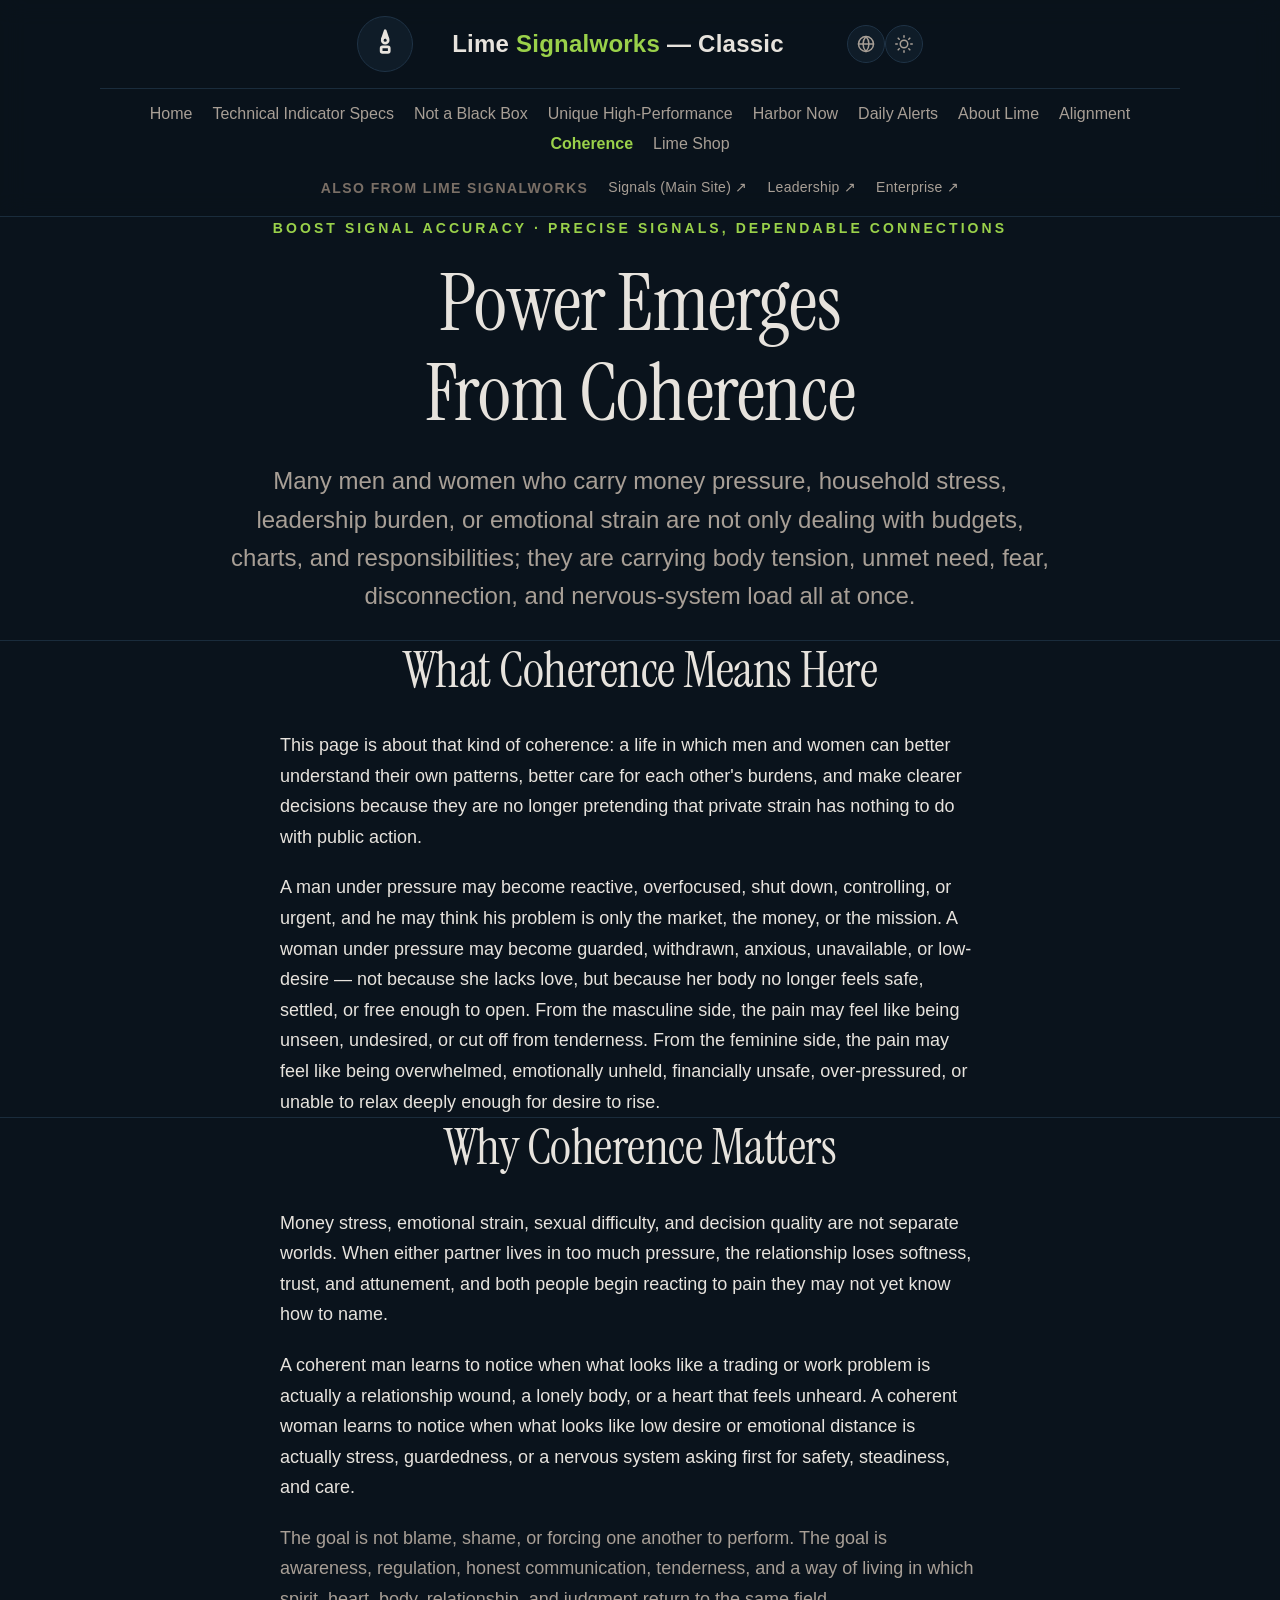
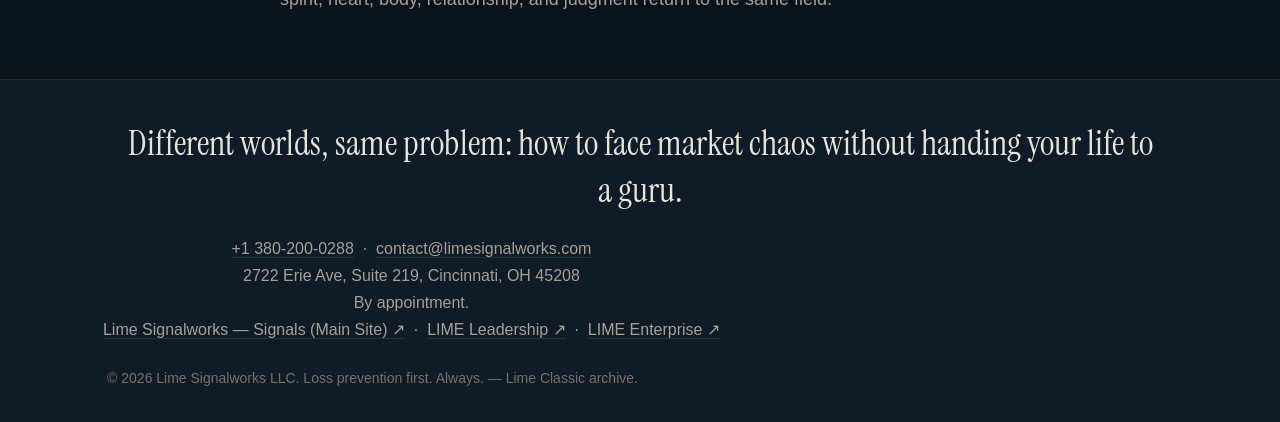
<file: coherence.html>
<!DOCTYPE html>
<html lang="en" data-theme="dark">
<head>
<meta charset="UTF-8">
<meta name="viewport" content="width=device-width, initial-scale=1.0">
<title>Coherence · Lime Signalworks Classic</title>
<meta name="description" content="Coherence: how money pressure, household stress, and nervous-system load connect, and why clearer decisions start with awareness and honest communication.">
<link rel="canonical" href="https://classic.limesignalworks.com/coherence.html">
<link rel="stylesheet" href="assets/style.css">
<link rel="preconnect" href="https://fonts.googleapis.com">
<link rel="preconnect" href="https://fonts.gstatic.com" crossorigin>
<link href="https://fonts.googleapis.com/css2?family=Instrument+Serif:ital@0;1&display=swap" rel="stylesheet">
<link href="https://api.fontshare.com/v2/css?f[]=general-sans@300,400,500,600,700&display=swap" rel="stylesheet">
</head>
<body>
<header>
  <div class="wrap hdr">
    <a class="brand" href="index.html" aria-label="Lime Signalworks Classic home">
      <span class="brand-mark"><svg viewBox="0 0 24 24" fill="none" stroke="currentColor" stroke-width="2" stroke-linecap="round" stroke-linejoin="round" aria-hidden="true"><path d="M12 2 L14 8 L12 6 L10 8 Z"/><rect x="9" y="14" width="6" height="4" rx="1"/><circle cx="12" cy="9" r="2.2"/></svg></span>
      <span class="word">Lime&nbsp;<b>Signalworks</b> &mdash; Classic</span>
    </a>
    <div class="hdr-actions">
      <div class="hdr-tools">
        <button class="icon-btn" data-translate aria-label="Translate this page">
          <svg width="18" height="18" viewBox="0 0 24 24" fill="none" stroke="currentColor" stroke-width="2" stroke-linecap="round" stroke-linejoin="round"><circle cx="12" cy="12" r="10"/><path d="M2 12h20M12 2a15.3 15.3 0 0 1 4 10 15.3 15.3 0 0 1-4 10 15.3 15.3 0 0 1-4-10 15.3 15.3 0 0 1 4-10z"/></svg>
        </button>
        <button class="icon-btn" data-theme-toggle aria-label="Switch theme">
          <svg width="18" height="18" viewBox="0 0 24 24" fill="none" stroke="currentColor" stroke-width="2" stroke-linecap="round" stroke-linejoin="round"><circle cx="12" cy="12" r="5"/><path d="M12 1v2M12 21v2M4.22 4.22l1.42 1.42M18.36 18.36l1.42 1.42M1 12h2M21 12h2M4.22 19.78l1.42-1.42M18.36 5.64l1.42-1.42"/></svg>
        </button>
      </div>
    </div>
  </div>
  <nav class="site-nav wrap" aria-label="Lime Classic pages">
      <a href="index.html">Home</a>
      <a href="technical-indicator-specs.html">Technical Indicator Specs</a>
      <a href="not-a-black-box.html">Not a Black Box</a>
      <a href="unique-high-performance.html">Unique High-Performance</a>
      <a href="harbor-now.html">Harbor Now</a>
      <a href="daily-alerts.html">Daily Alerts</a>
      <a href="about-lime.html">About Lime</a>
      <a href="alignment.html">Alignment</a>
      <a href="coherence.html" aria-current="page">Coherence</a>
      <a href="lime-shop.html">Lime Shop</a>
  </nav>
  <div class="sibling-nav wrap" aria-label="Other Lime Signalworks sites">
    <span class="sibling-label">Also from Lime Signalworks</span>
    <a href="https://signals.limesignalworks.com" target="_blank" rel="noopener">Signals (Main Site) &#8599;</a>
    <a href="https://leadership.limesignalworks.com" target="_blank" rel="noopener">Leadership &#8599;</a>
    <a href="https://lime-enterprise-web.vercel.app" target="_blank" rel="noopener">Enterprise &#8599;</a>
  </div>
</header>
<main>

  <section class="hero sec-plain">
    <div class="wrap">
      <div class="kicker">Boost Signal Accuracy &middot; Precise Signals, Dependable Connections</div>
      <h1>Power Emerges From Coherence</h1>
      <p class="lede">Many men and women who carry money pressure, household stress, leadership burden, or emotional strain are not only dealing with budgets, charts, and responsibilities; they are carrying body tension, unmet need, fear, disconnection, and nervous-system load all at once.</p>
    </div>
  </section>

  <section class="sec-plain">
    <div class="wrap">
      <div class="sec-bar"><h2>What Coherence Means Here</h2></div>
      <div class="sec-body">
        <p>This page is about that kind of coherence: a life in which men and women can better understand their own patterns, better care for each other's burdens, and make clearer decisions because they are no longer pretending that private strain has nothing to do with public action.</p>
        <p>A man under pressure may become reactive, overfocused, shut down, controlling, or urgent, and he may think his problem is only the market, the money, or the mission. A woman under pressure may become guarded, withdrawn, anxious, unavailable, or low-desire &mdash; not because she lacks love, but because her body no longer feels safe, settled, or free enough to open. From the masculine side, the pain may feel like being unseen, undesired, or cut off from tenderness. From the feminine side, the pain may feel like being overwhelmed, emotionally unheld, financially unsafe, over-pressured, or unable to relax deeply enough for desire to rise.</p>
      </div>
    </div>
  </section>

  <section class="sec-plain">
    <div class="wrap">
      <div class="sec-bar"><h2>Why Coherence Matters</h2></div>
      <div class="sec-body">
        <p>Money stress, emotional strain, sexual difficulty, and decision quality are not separate worlds. When either partner lives in too much pressure, the relationship loses softness, trust, and attunement, and both people begin reacting to pain they may not yet know how to name.</p>
        <p>A coherent man learns to notice when what looks like a trading or work problem is actually a relationship wound, a lonely body, or a heart that feels unheard. A coherent woman learns to notice when what looks like low desire or emotional distance is actually stress, guardedness, or a nervous system asking first for safety, steadiness, and care.</p>
        <p class="muted">The goal is not blame, shame, or forcing one another to perform. The goal is awareness, regulation, honest communication, tenderness, and a way of living in which spirit, heart, body, relationship, and judgment return to the same field.</p>
      </div>
    </div>
  </section>


</main>
<footer>
  <div class="wrap foot-wrap">
    <div class="foot">
      <p class="creed">Different worlds, same problem: how to face market chaos without handing your life to a guru.</p>
      <p class="meta">
        <a href="tel:+13802000288">+1 380-200-0288</a> &nbsp;&middot;&nbsp;
        <a href="mailto:contact@limesignalworks.com">contact@limesignalworks.com</a><br>
        2722 Erie Ave, Suite 219, Cincinnati, OH 45208<br>
        By appointment.
      </p>
      <p class="meta" aria-label="Other Lime Signalworks sites">
        <a href="https://signals.limesignalworks.com" target="_blank" rel="noopener">Lime Signalworks &mdash; Signals (Main Site) &#8599;</a> &nbsp;&middot;&nbsp;
        <a href="https://leadership.limesignalworks.com" target="_blank" rel="noopener">LIME Leadership &#8599;</a> &nbsp;&middot;&nbsp;
        <a href="https://lime-enterprise-web.vercel.app" target="_blank" rel="noopener">LIME Enterprise &#8599;</a>
      </p>
      <p class="copy">&copy; 2026 Lime Signalworks LLC. Loss prevention first. Always. &mdash; Lime Classic archive.</p>
    </div>
  </div>
</footer>
<script src="assets/site.js"></script>
</body>
</html>
</file>
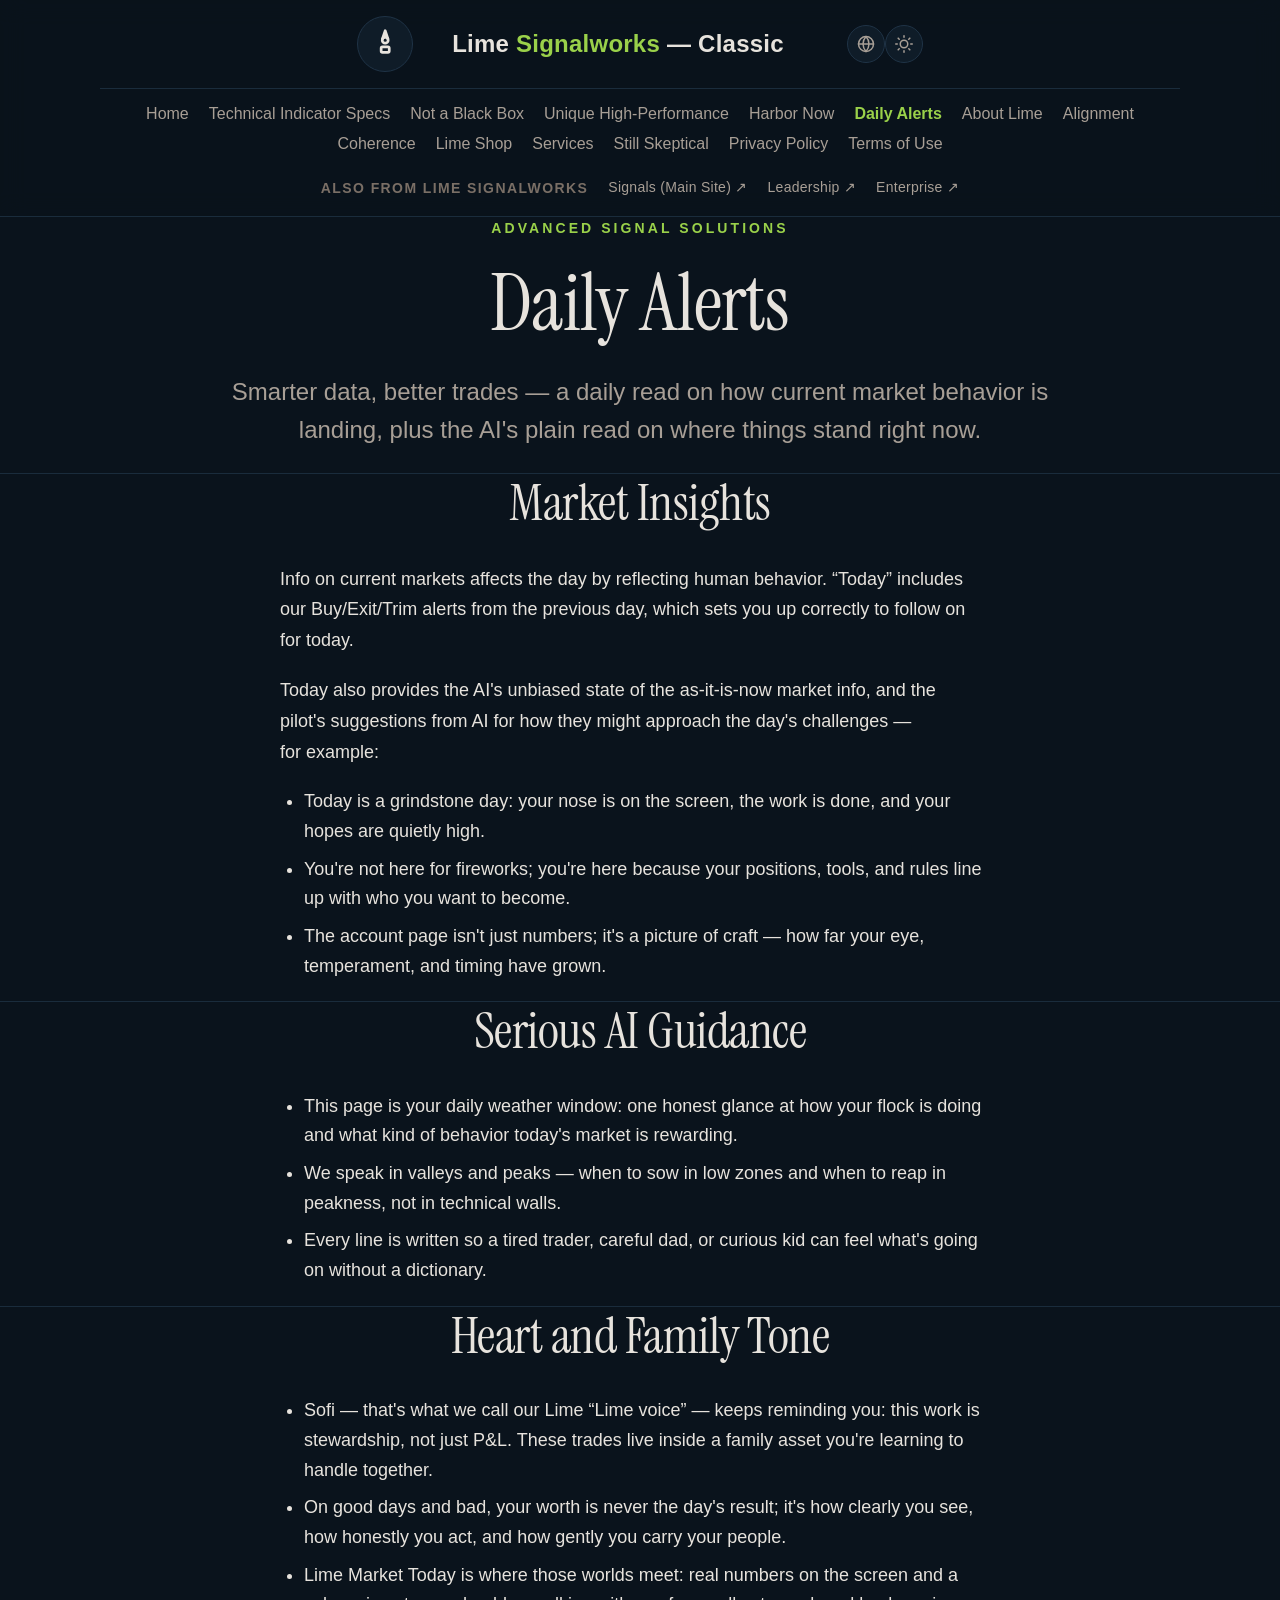
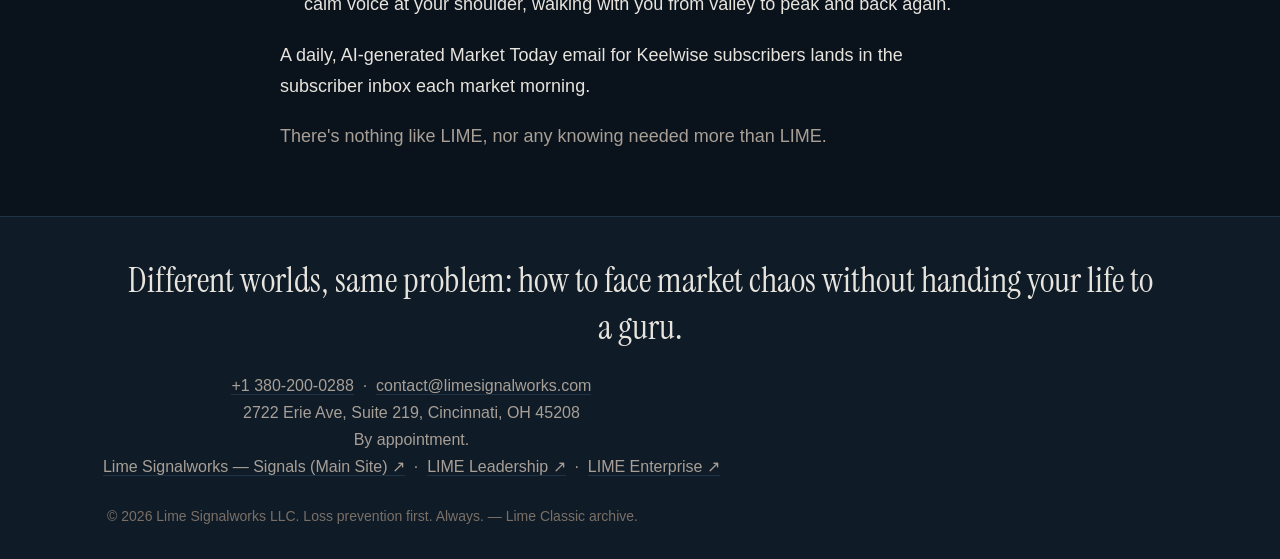
<file: daily-alerts.html>
<!DOCTYPE html>
<html lang="en" data-theme="dark">
<head>
<meta charset="UTF-8">
<meta name="viewport" content="width=device-width, initial-scale=1.0">
<title>Daily Alerts · Lime Signalworks Classic</title>
<meta name="description" content="Lime's Daily Alerts: a daily market-weather read, Buy/Exit/Trim follow-through, and the AI's plain-language guidance for the day.">
<link rel="canonical" href="https://classic.limesignalworks.com/daily-alerts.html">
<link rel="stylesheet" href="assets/style.css">
<link rel="preconnect" href="https://fonts.googleapis.com">
<link rel="preconnect" href="https://fonts.gstatic.com" crossorigin>
<link href="https://fonts.googleapis.com/css2?family=Instrument+Serif:ital@0;1&display=swap" rel="stylesheet">
<link href="https://api.fontshare.com/v2/css?f[]=general-sans@300,400,500,600,700&display=swap" rel="stylesheet">
</head>
<body>
<header>
  <div class="wrap hdr">
    <a class="brand" href="index.html" aria-label="Lime Signalworks Classic home">
      <span class="brand-mark"><svg viewBox="0 0 24 24" fill="none" stroke="currentColor" stroke-width="2" stroke-linecap="round" stroke-linejoin="round" aria-hidden="true"><path d="M12 2 L14 8 L12 6 L10 8 Z"/><rect x="9" y="14" width="6" height="4" rx="1"/><circle cx="12" cy="9" r="2.2"/></svg></span>
      <span class="word">Lime&nbsp;<b>Signalworks</b> &mdash; Classic</span>
    </a>
    <div class="hdr-actions">
      <div class="hdr-tools">
        <button class="icon-btn" data-translate aria-label="Translate this page">
          <svg width="18" height="18" viewBox="0 0 24 24" fill="none" stroke="currentColor" stroke-width="2" stroke-linecap="round" stroke-linejoin="round"><circle cx="12" cy="12" r="10"/><path d="M2 12h20M12 2a15.3 15.3 0 0 1 4 10 15.3 15.3 0 0 1-4 10 15.3 15.3 0 0 1-4-10 15.3 15.3 0 0 1 4-10z"/></svg>
        </button>
        <button class="icon-btn" data-theme-toggle aria-label="Switch theme">
          <svg width="18" height="18" viewBox="0 0 24 24" fill="none" stroke="currentColor" stroke-width="2" stroke-linecap="round" stroke-linejoin="round"><circle cx="12" cy="12" r="5"/><path d="M12 1v2M12 21v2M4.22 4.22l1.42 1.42M18.36 18.36l1.42 1.42M1 12h2M21 12h2M4.22 19.78l1.42-1.42M18.36 5.64l1.42-1.42"/></svg>
        </button>
      </div>
    </div>
  </div>
  <nav class="site-nav wrap" aria-label="Lime Classic pages">
      <a href="index.html">Home</a>
      <a href="technical-indicator-specs.html">Technical Indicator Specs</a>
      <a href="not-a-black-box.html">Not a Black Box</a>
      <a href="unique-high-performance.html">Unique High-Performance</a>
      <a href="harbor-now.html">Harbor Now</a>
      <a href="daily-alerts.html" aria-current="page">Daily Alerts</a>
      <a href="about-lime.html">About Lime</a>
      <a href="alignment.html">Alignment</a>
      <a href="coherence.html">Coherence</a>
      <a href="lime-shop.html">Lime Shop</a>
      <a href="services.html">Services</a>
      <a href="still-skeptical.html">Still Skeptical</a>
      <a href="privacy-policy.html">Privacy Policy</a>
      <a href="terms-of-use.html">Terms of Use</a>
  </nav>
  <div class="sibling-nav wrap" aria-label="Other Lime Signalworks sites">
    <span class="sibling-label">Also from Lime Signalworks</span>
    <a href="https://signals.limesignalworks.com" target="_blank" rel="noopener">Signals (Main Site) &#8599;</a>
    <a href="https://leadership.limesignalworks.com" target="_blank" rel="noopener">Leadership &#8599;</a>
    <a href="https://lime-enterprise-web.vercel.app" target="_blank" rel="noopener">Enterprise &#8599;</a>
  </div>
</header>
<main>

  <section class="hero sec-plain">
    <div class="wrap">
      <div class="kicker">Advanced Signal Solutions</div>
      <h1>Daily Alerts</h1>
      <p class="lede">Smarter data, better trades &mdash; a daily read on how current market behavior is landing, plus the AI's plain read on where things stand right now.</p>
    </div>
  </section>

  <section class="sec-plain">
    <div class="wrap">
      <div class="sec-bar"><h2>Market Insights</h2></div>
      <div class="sec-body">
        <p>Info on current markets affects the day by reflecting human behavior. &ldquo;Today&rdquo; includes our Buy/Exit/Trim alerts from the previous day, which sets you up correctly to follow on for today.</p>
        <p>Today also provides the AI's unbiased state of the as-it-is-now market info, and the pilot's suggestions from AI for how they might approach the day's challenges &mdash; for example:</p>
        <ul>
          <li>Today is a grindstone day: your nose is on the screen, the work is done, and your hopes are quietly high.</li>
          <li>You're not here for fireworks; you're here because your positions, tools, and rules line up with who you want to become.</li>
          <li>The account page isn't just numbers; it's a picture of craft &mdash; how far your eye, temperament, and timing have grown.</li>
        </ul>
      </div>
    </div>
  </section>

  <section class="sec-plain">
    <div class="wrap">
      <div class="sec-bar"><h2>Serious AI Guidance</h2></div>
      <div class="sec-body">
        <ul>
          <li>This page is your daily weather window: one honest glance at how your flock is doing and what kind of behavior today's market is rewarding.</li>
          <li>We speak in valleys and peaks &mdash; when to sow in low zones and when to reap in peakness, not in technical walls.</li>
          <li>Every line is written so a tired trader, careful dad, or curious kid can feel what's going on without a dictionary.</li>
        </ul>
      </div>
    </div>
  </section>

  <section class="sec-plain">
    <div class="wrap">
      <div class="sec-bar"><h2>Heart and Family Tone</h2></div>
      <div class="sec-body">
        <ul>
          <li>Sofi &mdash; that's what we call our Lime &ldquo;Lime voice&rdquo; &mdash; keeps reminding you: this work is stewardship, not just P&amp;L. These trades live inside a family asset you're learning to handle together.</li>
          <li>On good days and bad, your worth is never the day's result; it's how clearly you see, how honestly you act, and how gently you carry your people.</li>
          <li>Lime Market Today is where those worlds meet: real numbers on the screen and a calm voice at your shoulder, walking with you from valley to peak and back again.</li>
        </ul>
        <p>A daily, AI-generated Market Today email for Keelwise subscribers lands in the subscriber inbox each market morning.</p>
        <p class="muted">There's nothing like LIME, nor any knowing needed more than LIME.</p>
      </div>
    </div>
  </section>


</main>
<footer>
  <div class="wrap foot-wrap">
    <div class="foot">
      <p class="creed">Different worlds, same problem: how to face market chaos without handing your life to a guru.</p>
      <p class="meta">
        <a href="tel:+13802000288">+1 380-200-0288</a> &nbsp;&middot;&nbsp;
        <a href="mailto:contact@limesignalworks.com">contact@limesignalworks.com</a><br>
        2722 Erie Ave, Suite 219, Cincinnati, OH 45208<br>
        By appointment.
      </p>
      <p class="meta" aria-label="Other Lime Signalworks sites">
        <a href="https://signals.limesignalworks.com" target="_blank" rel="noopener">Lime Signalworks &mdash; Signals (Main Site) &#8599;</a> &nbsp;&middot;&nbsp;
        <a href="https://leadership.limesignalworks.com" target="_blank" rel="noopener">LIME Leadership &#8599;</a> &nbsp;&middot;&nbsp;
        <a href="https://lime-enterprise-web.vercel.app" target="_blank" rel="noopener">LIME Enterprise &#8599;</a>
      </p>
      <p class="copy">&copy; 2026 Lime Signalworks LLC. Loss prevention first. Always. &mdash; Lime Classic archive.</p>
    </div>
  </div>
</footer>
<script src="assets/site.js"></script>
</body>
</html>
</file>
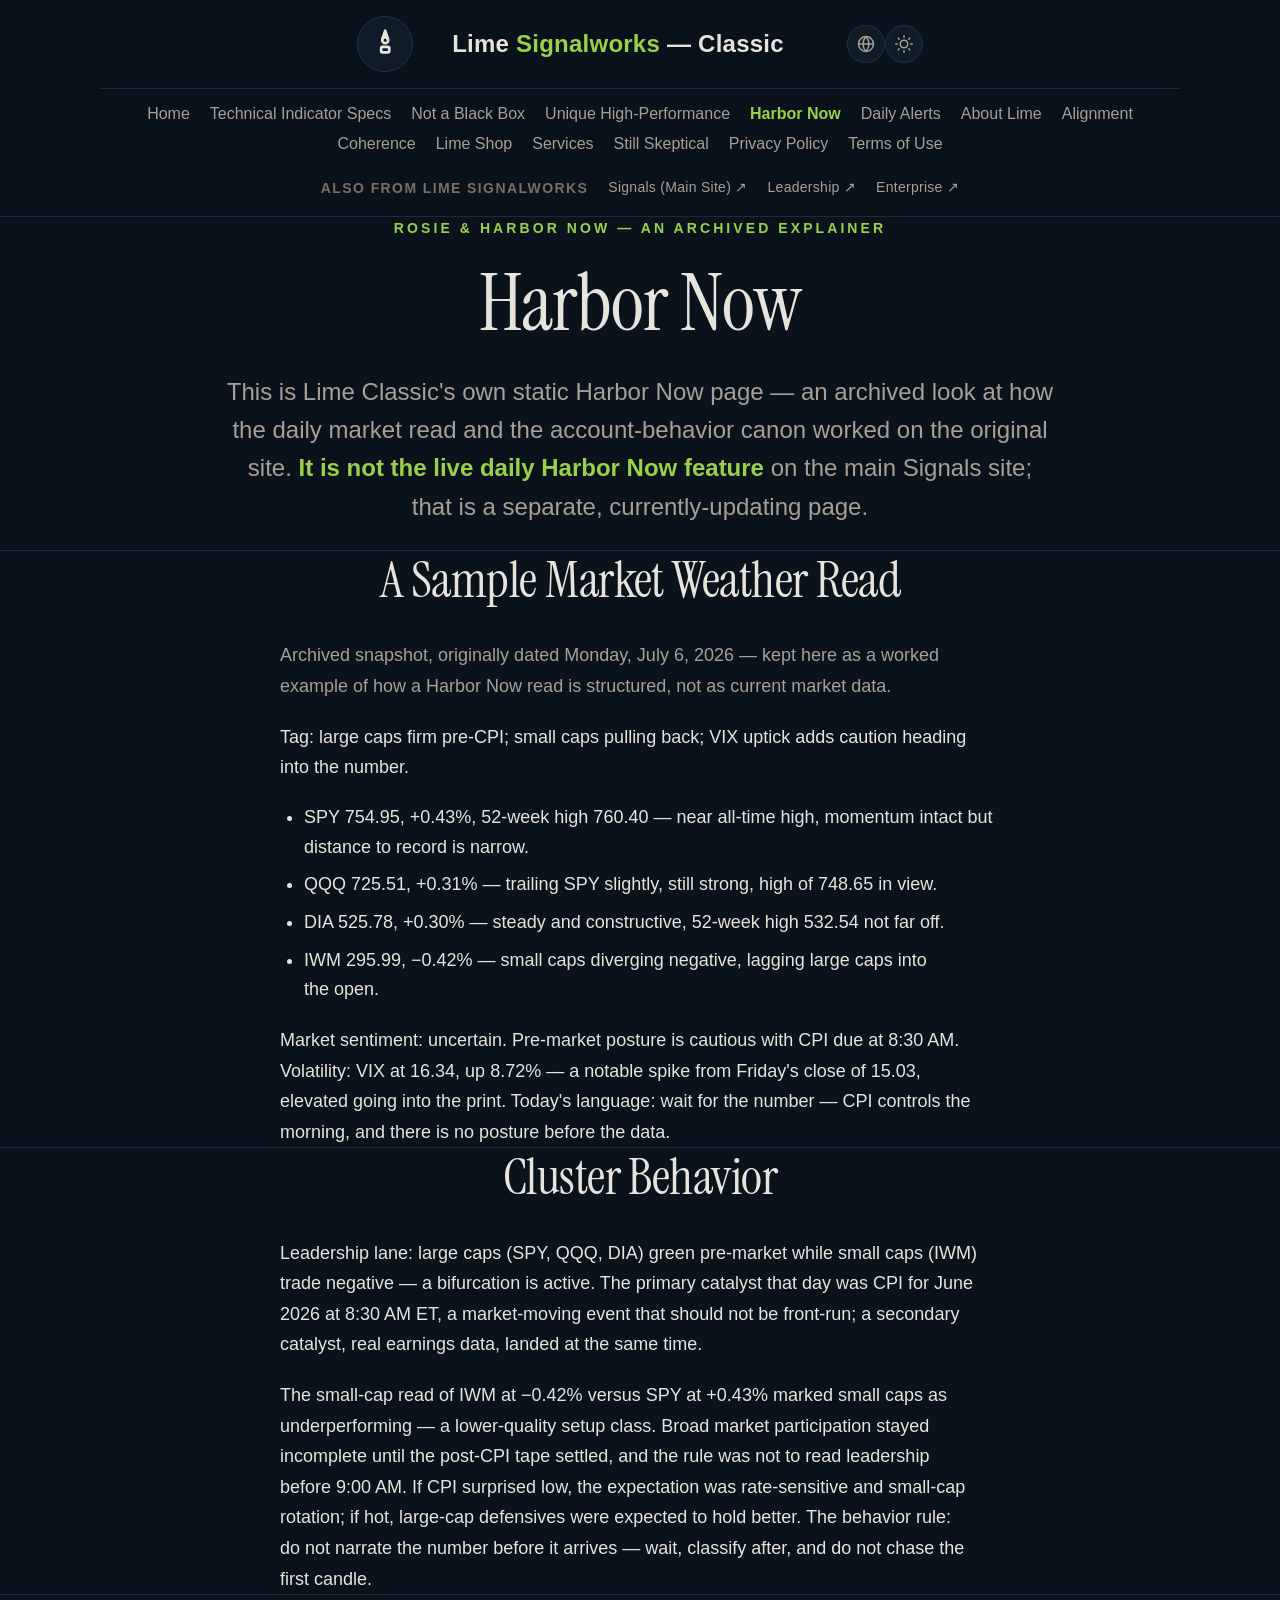
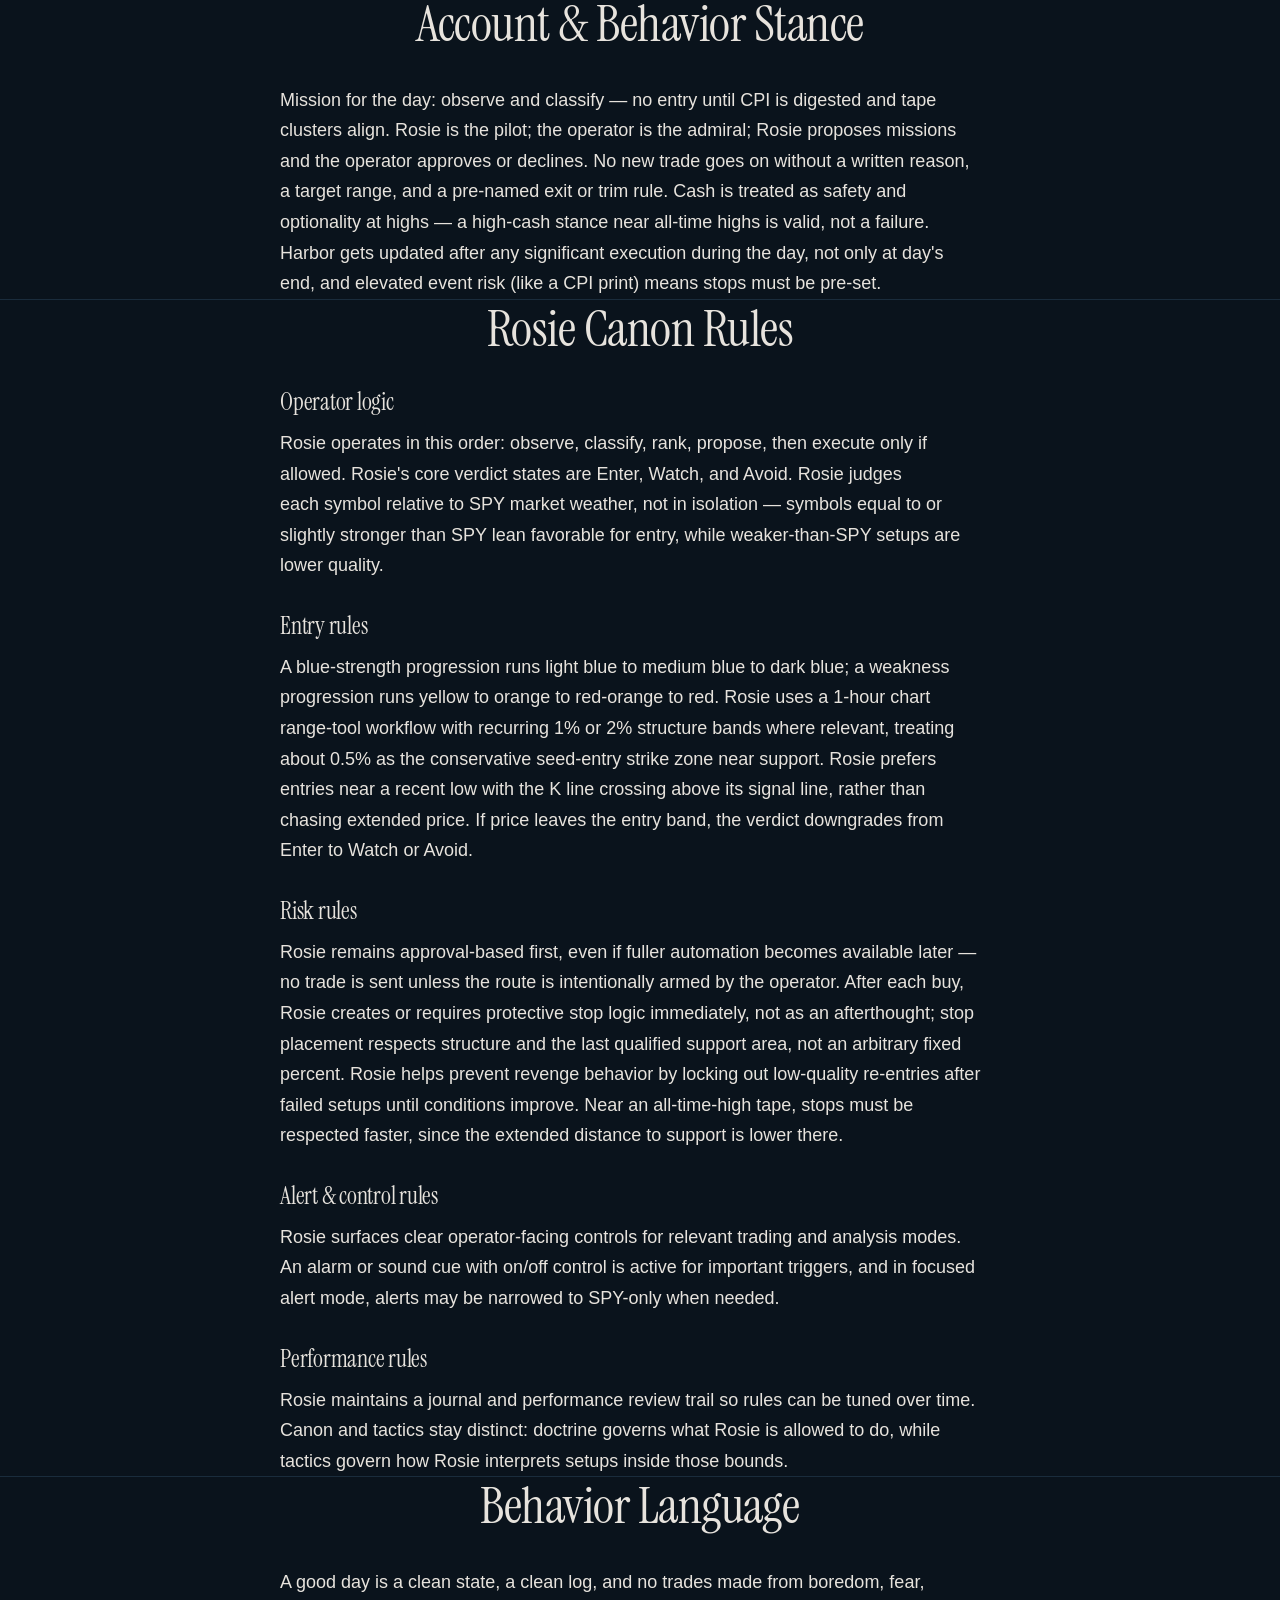
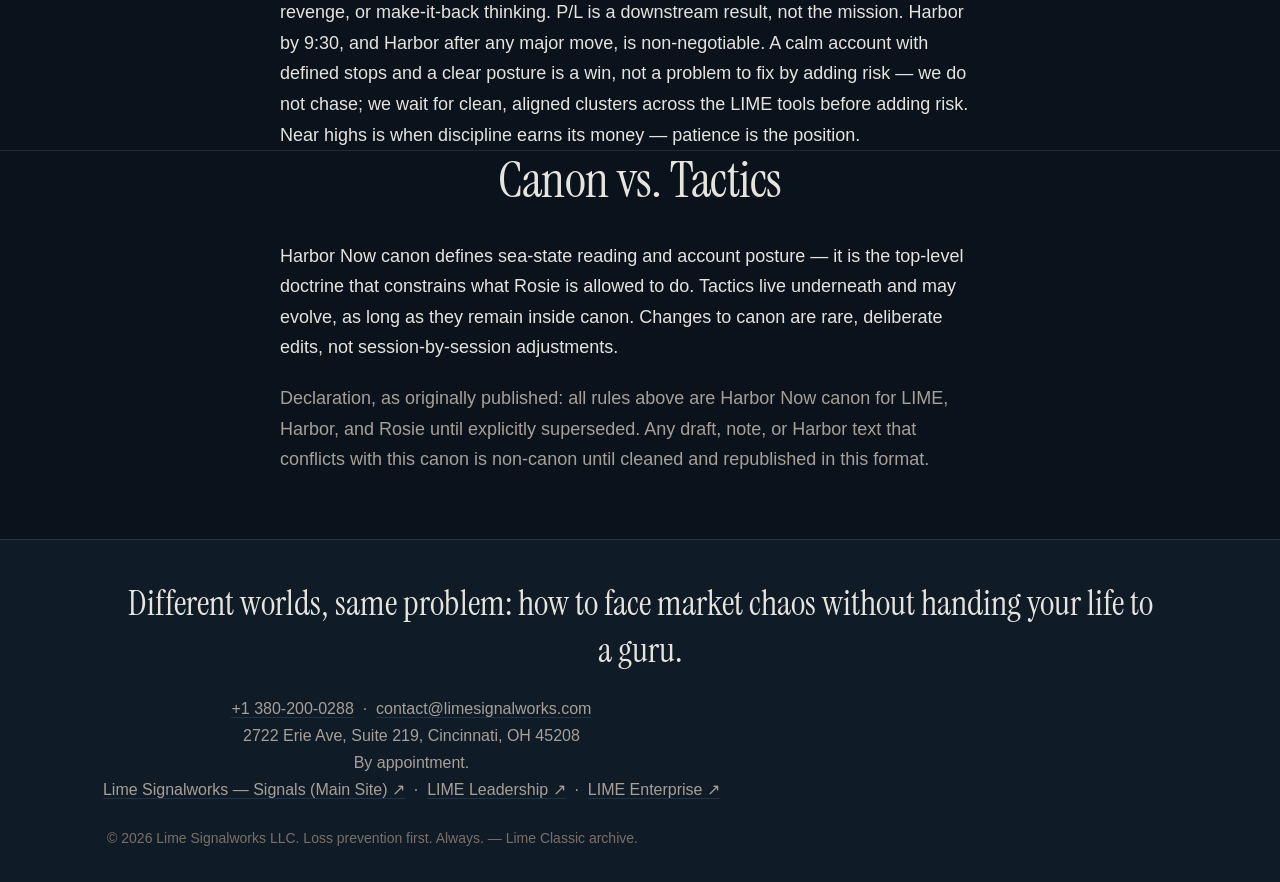
<file: harbor-now.html>
<!DOCTYPE html>
<html lang="en" data-theme="dark">
<head>
<meta charset="UTF-8">
<meta name="viewport" content="width=device-width, initial-scale=1.0">
<title>Harbor Now (Archive) · Lime Signalworks Classic</title>
<meta name="description" content="Lime Classic's own archived Harbor Now explainer: a sample market weather read and the Rosie canon rules.">
<link rel="canonical" href="https://classic.limesignalworks.com/harbor-now.html">
<link rel="stylesheet" href="assets/style.css">
<link rel="preconnect" href="https://fonts.googleapis.com">
<link rel="preconnect" href="https://fonts.gstatic.com" crossorigin>
<link href="https://fonts.googleapis.com/css2?family=Instrument+Serif:ital@0;1&display=swap" rel="stylesheet">
<link href="https://api.fontshare.com/v2/css?f[]=general-sans@300,400,500,600,700&display=swap" rel="stylesheet">
</head>
<body>
<header>
  <div class="wrap hdr">
    <a class="brand" href="index.html" aria-label="Lime Signalworks Classic home">
      <span class="brand-mark"><svg viewBox="0 0 24 24" fill="none" stroke="currentColor" stroke-width="2" stroke-linecap="round" stroke-linejoin="round" aria-hidden="true"><path d="M12 2 L14 8 L12 6 L10 8 Z"/><rect x="9" y="14" width="6" height="4" rx="1"/><circle cx="12" cy="9" r="2.2"/></svg></span>
      <span class="word">Lime&nbsp;<b>Signalworks</b> &mdash; Classic</span>
    </a>
    <div class="hdr-actions">
      <div class="hdr-tools">
        <button class="icon-btn" data-translate aria-label="Translate this page">
          <svg width="18" height="18" viewBox="0 0 24 24" fill="none" stroke="currentColor" stroke-width="2" stroke-linecap="round" stroke-linejoin="round"><circle cx="12" cy="12" r="10"/><path d="M2 12h20M12 2a15.3 15.3 0 0 1 4 10 15.3 15.3 0 0 1-4 10 15.3 15.3 0 0 1-4-10 15.3 15.3 0 0 1 4-10z"/></svg>
        </button>
        <button class="icon-btn" data-theme-toggle aria-label="Switch theme">
          <svg width="18" height="18" viewBox="0 0 24 24" fill="none" stroke="currentColor" stroke-width="2" stroke-linecap="round" stroke-linejoin="round"><circle cx="12" cy="12" r="5"/><path d="M12 1v2M12 21v2M4.22 4.22l1.42 1.42M18.36 18.36l1.42 1.42M1 12h2M21 12h2M4.22 19.78l1.42-1.42M18.36 5.64l1.42-1.42"/></svg>
        </button>
      </div>
    </div>
  </div>
  <nav class="site-nav wrap" aria-label="Lime Classic pages">
      <a href="index.html">Home</a>
      <a href="technical-indicator-specs.html">Technical Indicator Specs</a>
      <a href="not-a-black-box.html">Not a Black Box</a>
      <a href="unique-high-performance.html">Unique High-Performance</a>
      <a href="harbor-now.html" aria-current="page">Harbor Now</a>
      <a href="daily-alerts.html">Daily Alerts</a>
      <a href="about-lime.html">About Lime</a>
      <a href="alignment.html">Alignment</a>
      <a href="coherence.html">Coherence</a>
      <a href="lime-shop.html">Lime Shop</a>
      <a href="services.html">Services</a>
      <a href="still-skeptical.html">Still Skeptical</a>
      <a href="privacy-policy.html">Privacy Policy</a>
      <a href="terms-of-use.html">Terms of Use</a>
  </nav>
  <div class="sibling-nav wrap" aria-label="Other Lime Signalworks sites">
    <span class="sibling-label">Also from Lime Signalworks</span>
    <a href="https://signals.limesignalworks.com" target="_blank" rel="noopener">Signals (Main Site) &#8599;</a>
    <a href="https://leadership.limesignalworks.com" target="_blank" rel="noopener">Leadership &#8599;</a>
    <a href="https://lime-enterprise-web.vercel.app" target="_blank" rel="noopener">Enterprise &#8599;</a>
  </div>
</header>
<main>

  <section class="hero sec-plain">
    <div class="wrap">
      <div class="kicker">Rosie &amp; Harbor Now &mdash; an archived explainer</div>
      <h1>Harbor Now</h1>
      <p class="lede">This is Lime Classic's own static Harbor Now page &mdash; an archived look at how the daily market read and the account-behavior canon worked on the original site. <strong>It is not the live daily Harbor Now feature</strong> on the main Signals site; that is a separate, currently-updating page.</p>
    </div>
  </section>

  <section class="sec-plain">
    <div class="wrap">
      <div class="sec-bar"><h2>A Sample Market Weather Read</h2></div>
      <div class="sec-body">
        <p class="muted">Archived snapshot, originally dated Monday, July 6, 2026 &mdash; kept here as a worked example of how a Harbor Now read is structured, not as current market data.</p>
        <p>Tag: large caps firm pre-CPI; small caps pulling back; VIX uptick adds caution heading into the number.</p>
        <ul>
          <li>SPY 754.95, +0.43%, 52-week high 760.40 &mdash; near all-time high, momentum intact but distance to record is narrow.</li>
          <li>QQQ 725.51, +0.31% &mdash; trailing SPY slightly, still strong, high of 748.65 in view.</li>
          <li>DIA 525.78, +0.30% &mdash; steady and constructive, 52-week high 532.54 not far off.</li>
          <li>IWM 295.99, &minus;0.42% &mdash; small caps diverging negative, lagging large caps into the open.</li>
        </ul>
        <p>Market sentiment: uncertain. Pre-market posture is cautious with CPI due at 8:30 AM. Volatility: VIX at 16.34, up 8.72% &mdash; a notable spike from Friday's close of 15.03, elevated going into the print. Today's language: wait for the number &mdash; CPI controls the morning, and there is no posture before the data.</p>
      </div>
    </div>
  </section>

  <section class="sec-plain">
    <div class="wrap">
      <div class="sec-bar"><h2>Cluster Behavior</h2></div>
      <div class="sec-body">
        <p>Leadership lane: large caps (SPY, QQQ, DIA) green pre-market while small caps (IWM) trade negative &mdash; a bifurcation is active. The primary catalyst that day was CPI for June 2026 at 8:30 AM ET, a market-moving event that should not be front-run; a secondary catalyst, real earnings data, landed at the same time.</p>
        <p>The small-cap read of IWM at &minus;0.42% versus SPY at +0.43% marked small caps as underperforming &mdash; a lower-quality setup class. Broad market participation stayed incomplete until the post-CPI tape settled, and the rule was not to read leadership before 9:00 AM. If CPI surprised low, the expectation was rate-sensitive and small-cap rotation; if hot, large-cap defensives were expected to hold better. The behavior rule: do not narrate the number before it arrives &mdash; wait, classify after, and do not chase the first candle.</p>
      </div>
    </div>
  </section>

  <section class="sec-plain">
    <div class="wrap">
      <div class="sec-bar"><h2>Account &amp; Behavior Stance</h2></div>
      <div class="sec-body">
        <p>Mission for the day: observe and classify &mdash; no entry until CPI is digested and tape clusters align. Rosie is the pilot; the operator is the admiral; Rosie proposes missions and the operator approves or declines. No new trade goes on without a written reason, a target range, and a pre-named exit or trim rule. Cash is treated as safety and optionality at highs &mdash; a high-cash stance near all-time highs is valid, not a failure. Harbor gets updated after any significant execution during the day, not only at day's end, and elevated event risk (like a CPI print) means stops must be pre-set.</p>
      </div>
    </div>
  </section>

  <section class="sec-plain">
    <div class="wrap">
      <div class="sec-bar"><h2>Rosie Canon Rules</h2></div>
      <div class="sec-body">
        <h3>Operator logic</h3>
        <p>Rosie operates in this order: observe, classify, rank, propose, then execute only if allowed. Rosie's core verdict states are Enter, Watch, and Avoid. Rosie judges each symbol relative to SPY market weather, not in isolation &mdash; symbols equal to or slightly stronger than SPY lean favorable for entry, while weaker-than-SPY setups are lower quality.</p>
        <h3>Entry rules</h3>
        <p>A blue-strength progression runs light blue to medium blue to dark blue; a weakness progression runs yellow to orange to red-orange to red. Rosie uses a 1-hour chart range-tool workflow with recurring 1% or 2% structure bands where relevant, treating about 0.5% as the conservative seed-entry strike zone near support. Rosie prefers entries near a recent low with the K line crossing above its signal line, rather than chasing extended price. If price leaves the entry band, the verdict downgrades from Enter to Watch or Avoid.</p>
        <h3>Risk rules</h3>
        <p>Rosie remains approval-based first, even if fuller automation becomes available later &mdash; no trade is sent unless the route is intentionally armed by the operator. After each buy, Rosie creates or requires protective stop logic immediately, not as an afterthought; stop placement respects structure and the last qualified support area, not an arbitrary fixed percent. Rosie helps prevent revenge behavior by locking out low-quality re-entries after failed setups until conditions improve. Near an all-time-high tape, stops must be respected faster, since the extended distance to support is lower there.</p>
        <h3>Alert &amp; control rules</h3>
        <p>Rosie surfaces clear operator-facing controls for relevant trading and analysis modes. An alarm or sound cue with on/off control is active for important triggers, and in focused alert mode, alerts may be narrowed to SPY-only when needed.</p>
        <h3>Performance rules</h3>
        <p>Rosie maintains a journal and performance review trail so rules can be tuned over time. Canon and tactics stay distinct: doctrine governs what Rosie is allowed to do, while tactics govern how Rosie interprets setups inside those bounds.</p>
      </div>
    </div>
  </section>

  <section class="sec-plain">
    <div class="wrap">
      <div class="sec-bar"><h2>Behavior Language</h2></div>
      <div class="sec-body">
        <p>A good day is a clean state, a clean log, and no trades made from boredom, fear, revenge, or make-it-back thinking. P/L is a downstream result, not the mission. Harbor by 9:30, and Harbor after any major move, is non-negotiable. A calm account with defined stops and a clear posture is a win, not a problem to fix by adding risk &mdash; we do not chase; we wait for clean, aligned clusters across the LIME tools before adding risk. Near highs is when discipline earns its money &mdash; patience is the position.</p>
      </div>
    </div>
  </section>

  <section class="sec-plain">
    <div class="wrap">
      <div class="sec-bar"><h2>Canon vs. Tactics</h2></div>
      <div class="sec-body">
        <p>Harbor Now canon defines sea-state reading and account posture &mdash; it is the top-level doctrine that constrains what Rosie is allowed to do. Tactics live underneath and may evolve, as long as they remain inside canon. Changes to canon are rare, deliberate edits, not session-by-session adjustments.</p>
        <p class="muted">Declaration, as originally published: all rules above are Harbor Now canon for LIME, Harbor, and Rosie until explicitly superseded. Any draft, note, or Harbor text that conflicts with this canon is non-canon until cleaned and republished in this format.</p>
      </div>
    </div>
  </section>

</main>
<footer>
  <div class="wrap foot-wrap">
    <div class="foot">
      <p class="creed">Different worlds, same problem: how to face market chaos without handing your life to a guru.</p>
      <p class="meta">
        <a href="tel:+13802000288">+1 380-200-0288</a> &nbsp;&middot;&nbsp;
        <a href="mailto:contact@limesignalworks.com">contact@limesignalworks.com</a><br>
        2722 Erie Ave, Suite 219, Cincinnati, OH 45208<br>
        By appointment.
      </p>
      <p class="meta" aria-label="Other Lime Signalworks sites">
        <a href="https://signals.limesignalworks.com" target="_blank" rel="noopener">Lime Signalworks &mdash; Signals (Main Site) &#8599;</a> &nbsp;&middot;&nbsp;
        <a href="https://leadership.limesignalworks.com" target="_blank" rel="noopener">LIME Leadership &#8599;</a> &nbsp;&middot;&nbsp;
        <a href="https://lime-enterprise-web.vercel.app" target="_blank" rel="noopener">LIME Enterprise &#8599;</a>
      </p>
      <p class="copy">&copy; 2026 Lime Signalworks LLC. Loss prevention first. Always. &mdash; Lime Classic archive.</p>
    </div>
  </div>
</footer>
<script src="assets/site.js"></script>
</body>
</html>
</file>
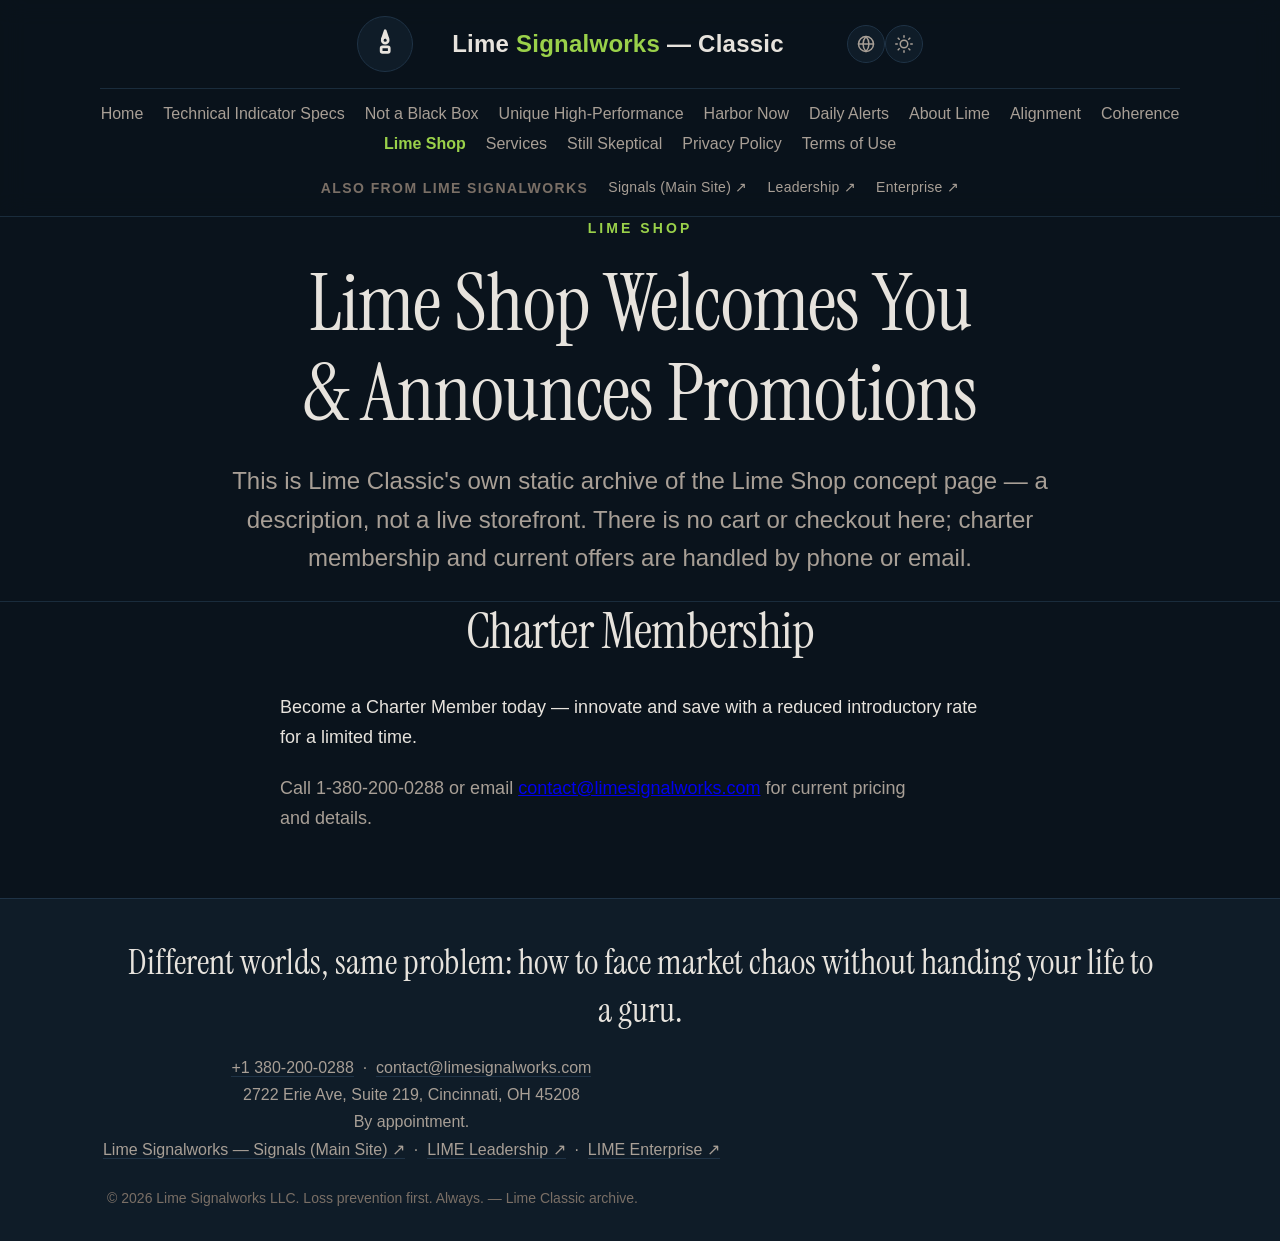
<file: lime-shop.html>
<!DOCTYPE html>
<html lang="en" data-theme="dark">
<head>
<meta charset="UTF-8">
<meta name="viewport" content="width=device-width, initial-scale=1.0">
<title>Lime Shop · Lime Signalworks Classic</title>
<meta name="description" content="Lime Shop: charter membership and current promotions, archived as a static descriptive page.">
<link rel="canonical" href="https://classic.limesignalworks.com/lime-shop.html">
<link rel="stylesheet" href="assets/style.css">
<link rel="preconnect" href="https://fonts.googleapis.com">
<link rel="preconnect" href="https://fonts.gstatic.com" crossorigin>
<link href="https://fonts.googleapis.com/css2?family=Instrument+Serif:ital@0;1&display=swap" rel="stylesheet">
<link href="https://api.fontshare.com/v2/css?f[]=general-sans@300,400,500,600,700&display=swap" rel="stylesheet">
</head>
<body>
<header>
  <div class="wrap hdr">
    <a class="brand" href="index.html" aria-label="Lime Signalworks Classic home">
      <span class="brand-mark"><svg viewBox="0 0 24 24" fill="none" stroke="currentColor" stroke-width="2" stroke-linecap="round" stroke-linejoin="round" aria-hidden="true"><path d="M12 2 L14 8 L12 6 L10 8 Z"/><rect x="9" y="14" width="6" height="4" rx="1"/><circle cx="12" cy="9" r="2.2"/></svg></span>
      <span class="word">Lime&nbsp;<b>Signalworks</b> &mdash; Classic</span>
    </a>
    <div class="hdr-actions">
      <div class="hdr-tools">
        <button class="icon-btn" data-translate aria-label="Translate this page">
          <svg width="18" height="18" viewBox="0 0 24 24" fill="none" stroke="currentColor" stroke-width="2" stroke-linecap="round" stroke-linejoin="round"><circle cx="12" cy="12" r="10"/><path d="M2 12h20M12 2a15.3 15.3 0 0 1 4 10 15.3 15.3 0 0 1-4 10 15.3 15.3 0 0 1-4-10 15.3 15.3 0 0 1 4-10z"/></svg>
        </button>
        <button class="icon-btn" data-theme-toggle aria-label="Switch theme">
          <svg width="18" height="18" viewBox="0 0 24 24" fill="none" stroke="currentColor" stroke-width="2" stroke-linecap="round" stroke-linejoin="round"><circle cx="12" cy="12" r="5"/><path d="M12 1v2M12 21v2M4.22 4.22l1.42 1.42M18.36 18.36l1.42 1.42M1 12h2M21 12h2M4.22 19.78l1.42-1.42M18.36 5.64l1.42-1.42"/></svg>
        </button>
      </div>
    </div>
  </div>
  <nav class="site-nav wrap" aria-label="Lime Classic pages">
      <a href="index.html">Home</a>
      <a href="technical-indicator-specs.html">Technical Indicator Specs</a>
      <a href="not-a-black-box.html">Not a Black Box</a>
      <a href="unique-high-performance.html">Unique High-Performance</a>
      <a href="harbor-now.html">Harbor Now</a>
      <a href="daily-alerts.html">Daily Alerts</a>
      <a href="about-lime.html">About Lime</a>
      <a href="alignment.html">Alignment</a>
      <a href="coherence.html">Coherence</a>
      <a href="lime-shop.html" aria-current="page">Lime Shop</a>
      <a href="services.html">Services</a>
      <a href="still-skeptical.html">Still Skeptical</a>
      <a href="privacy-policy.html">Privacy Policy</a>
      <a href="terms-of-use.html">Terms of Use</a>
  </nav>
  <div class="sibling-nav wrap" aria-label="Other Lime Signalworks sites">
    <span class="sibling-label">Also from Lime Signalworks</span>
    <a href="https://signals.limesignalworks.com" target="_blank" rel="noopener">Signals (Main Site) &#8599;</a>
    <a href="https://leadership.limesignalworks.com" target="_blank" rel="noopener">Leadership &#8599;</a>
    <a href="https://lime-enterprise-web.vercel.app" target="_blank" rel="noopener">Enterprise &#8599;</a>
  </div>
</header>
<main>

  <section class="hero sec-plain">
    <div class="wrap">
      <div class="kicker">Lime Shop</div>
      <h1>Lime Shop Welcomes You &amp; Announces Promotions</h1>
      <p class="lede">This is Lime Classic's own static archive of the Lime Shop concept page &mdash; a description, not a live storefront. There is no cart or checkout here; charter membership and current offers are handled by phone or email.</p>
    </div>
  </section>

  <section class="sec-plain">
    <div class="wrap">
      <div class="sec-bar"><h2>Charter Membership</h2></div>
      <div class="sec-body">
        <p>Become a Charter Member today &mdash; innovate and save with a reduced introductory rate for a limited time.</p>
        <p class="muted">Call 1-380-200-0288 or email <a href="mailto:contact@limesignalworks.com">contact@limesignalworks.com</a> for current pricing and details.</p>
      </div>
    </div>
  </section>


</main>
<footer>
  <div class="wrap foot-wrap">
    <div class="foot">
      <p class="creed">Different worlds, same problem: how to face market chaos without handing your life to a guru.</p>
      <p class="meta">
        <a href="tel:+13802000288">+1 380-200-0288</a> &nbsp;&middot;&nbsp;
        <a href="mailto:contact@limesignalworks.com">contact@limesignalworks.com</a><br>
        2722 Erie Ave, Suite 219, Cincinnati, OH 45208<br>
        By appointment.
      </p>
      <p class="meta" aria-label="Other Lime Signalworks sites">
        <a href="https://signals.limesignalworks.com" target="_blank" rel="noopener">Lime Signalworks &mdash; Signals (Main Site) &#8599;</a> &nbsp;&middot;&nbsp;
        <a href="https://leadership.limesignalworks.com" target="_blank" rel="noopener">LIME Leadership &#8599;</a> &nbsp;&middot;&nbsp;
        <a href="https://lime-enterprise-web.vercel.app" target="_blank" rel="noopener">LIME Enterprise &#8599;</a>
      </p>
      <p class="copy">&copy; 2026 Lime Signalworks LLC. Loss prevention first. Always. &mdash; Lime Classic archive.</p>
    </div>
  </div>
</footer>
<script src="assets/site.js"></script>
</body>
</html>
</file>
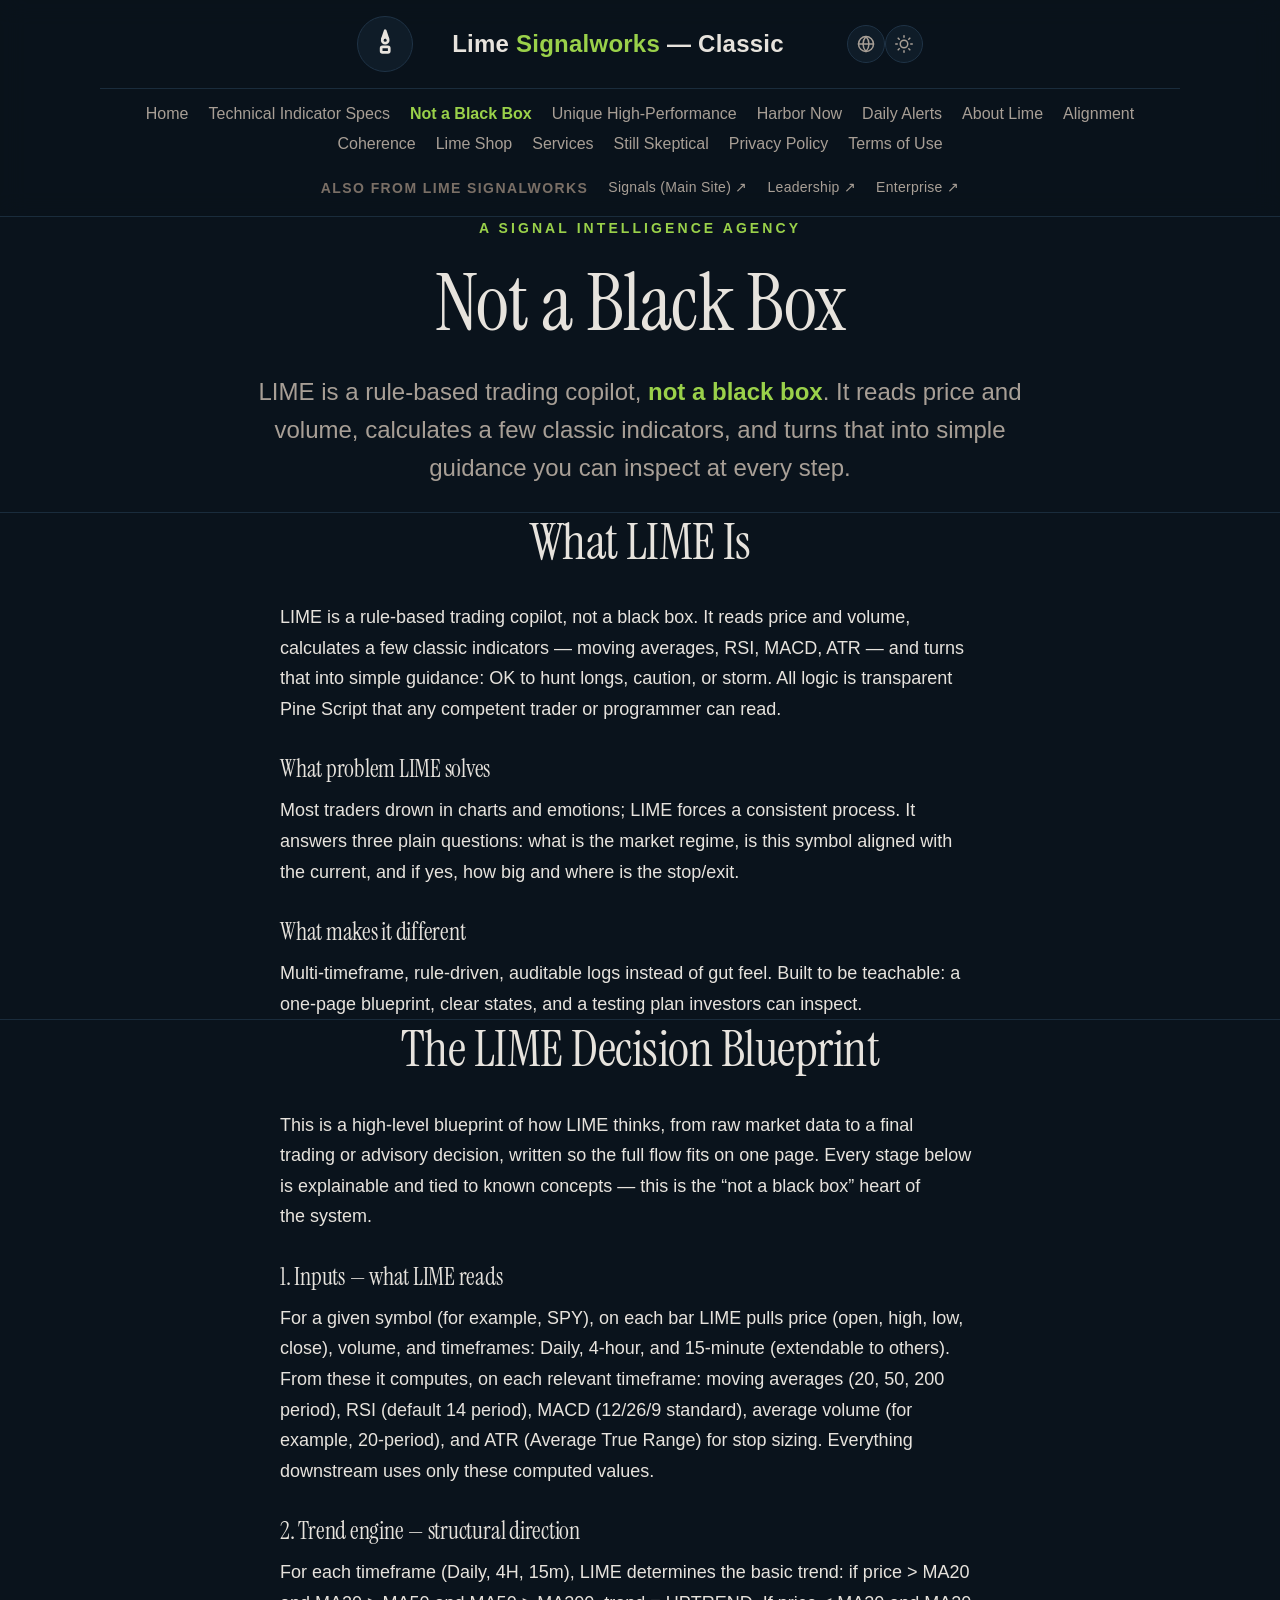
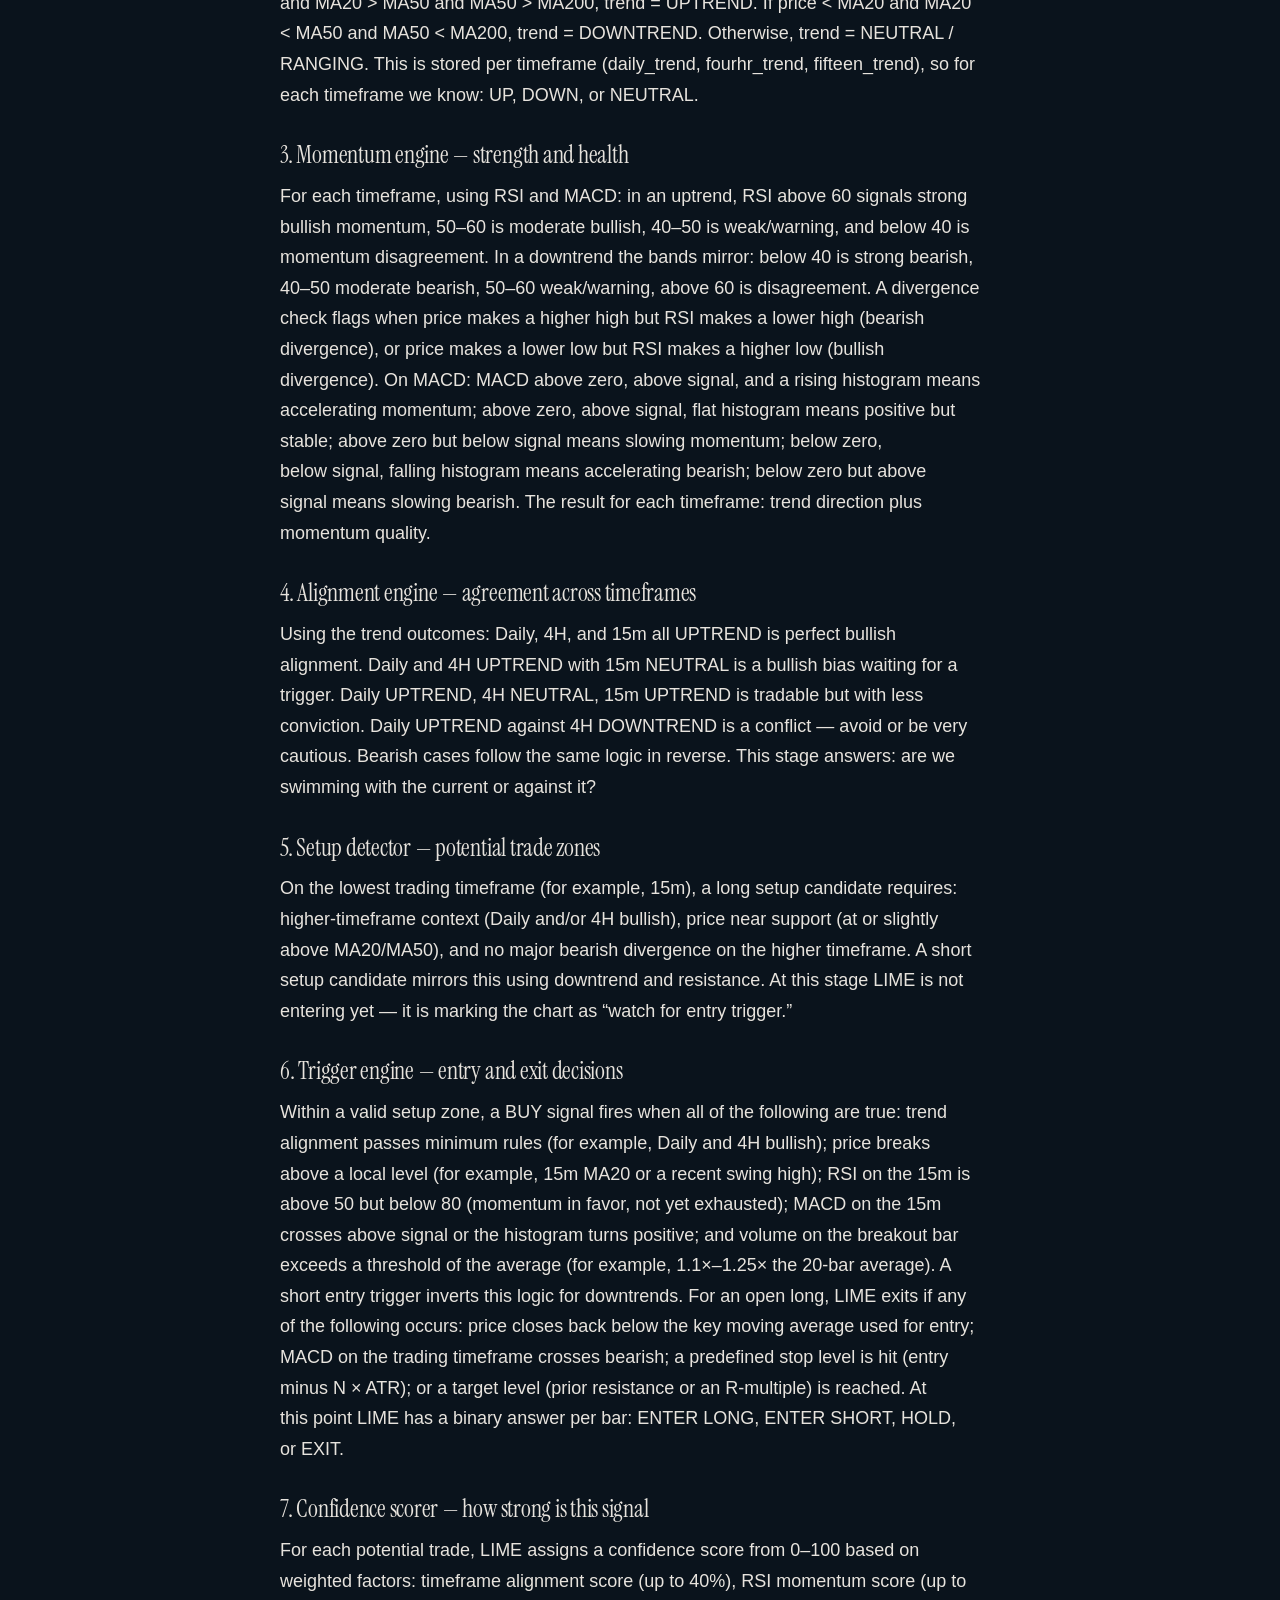
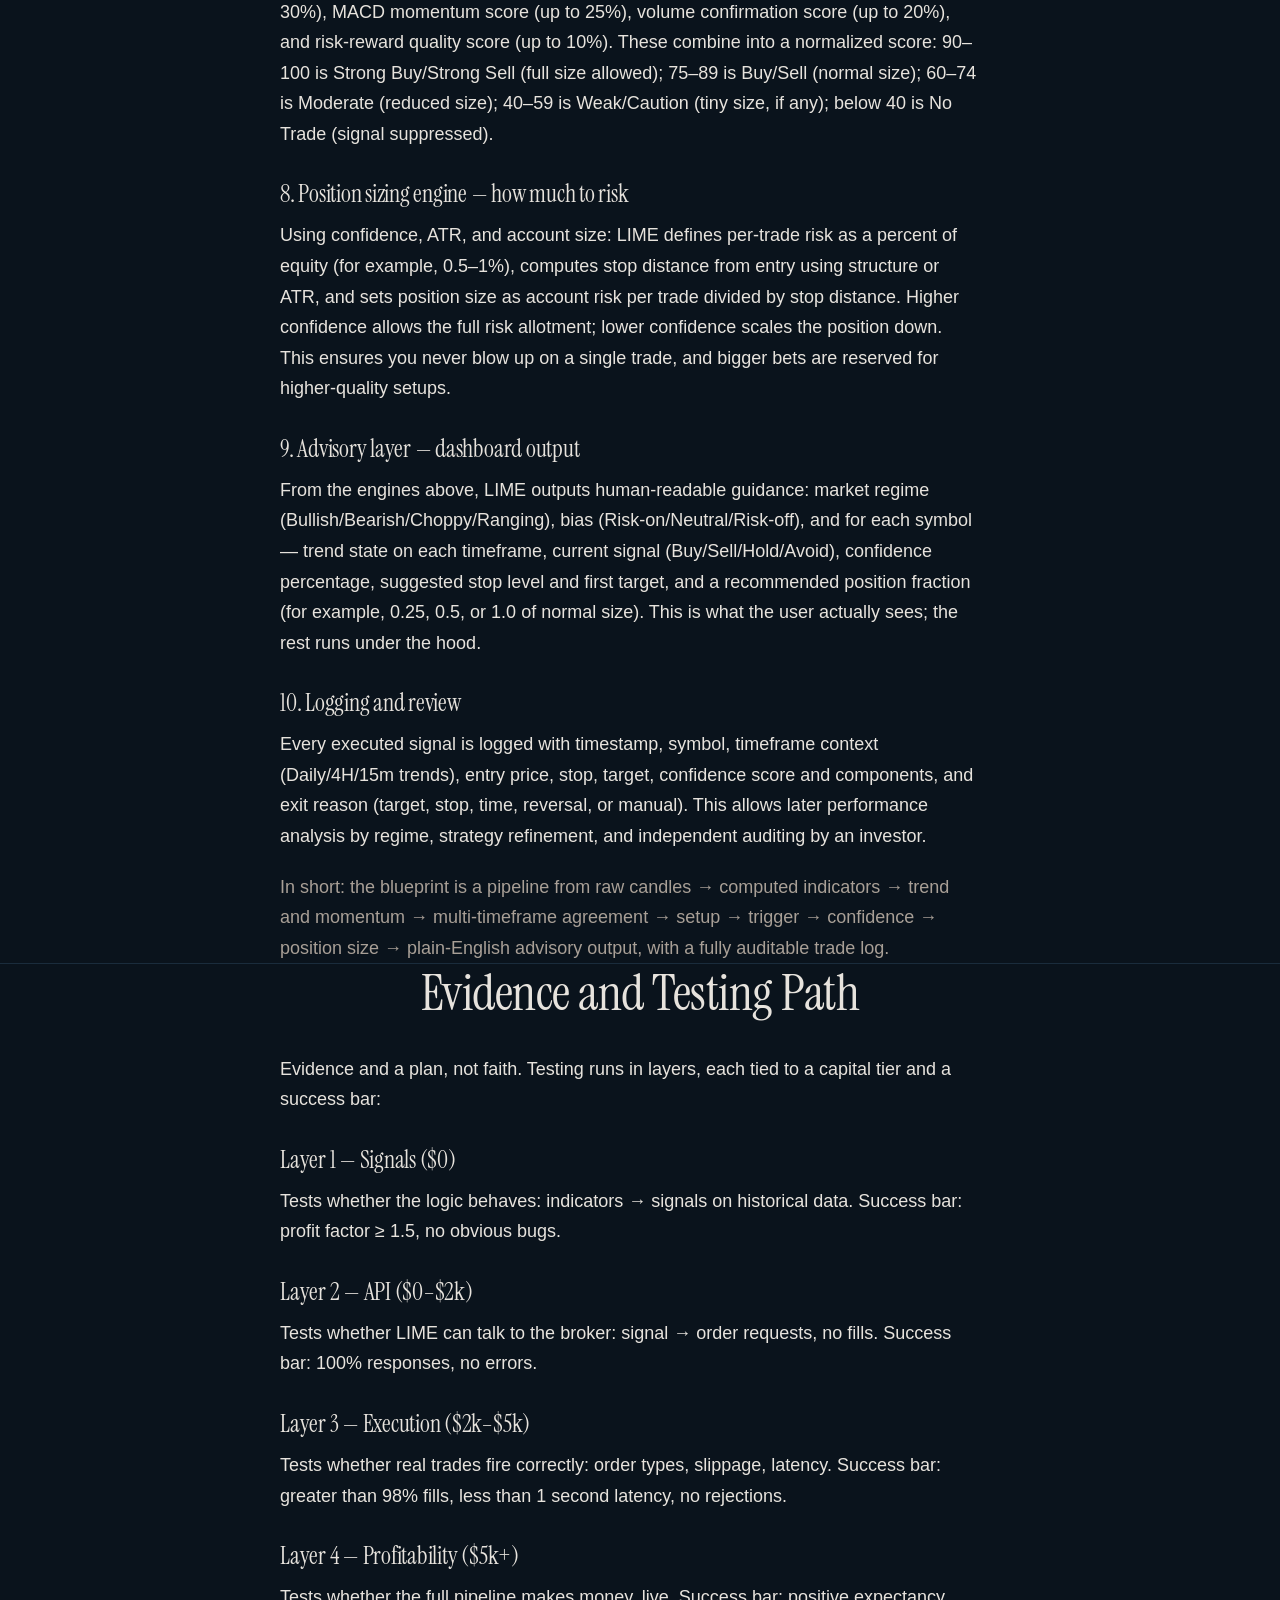
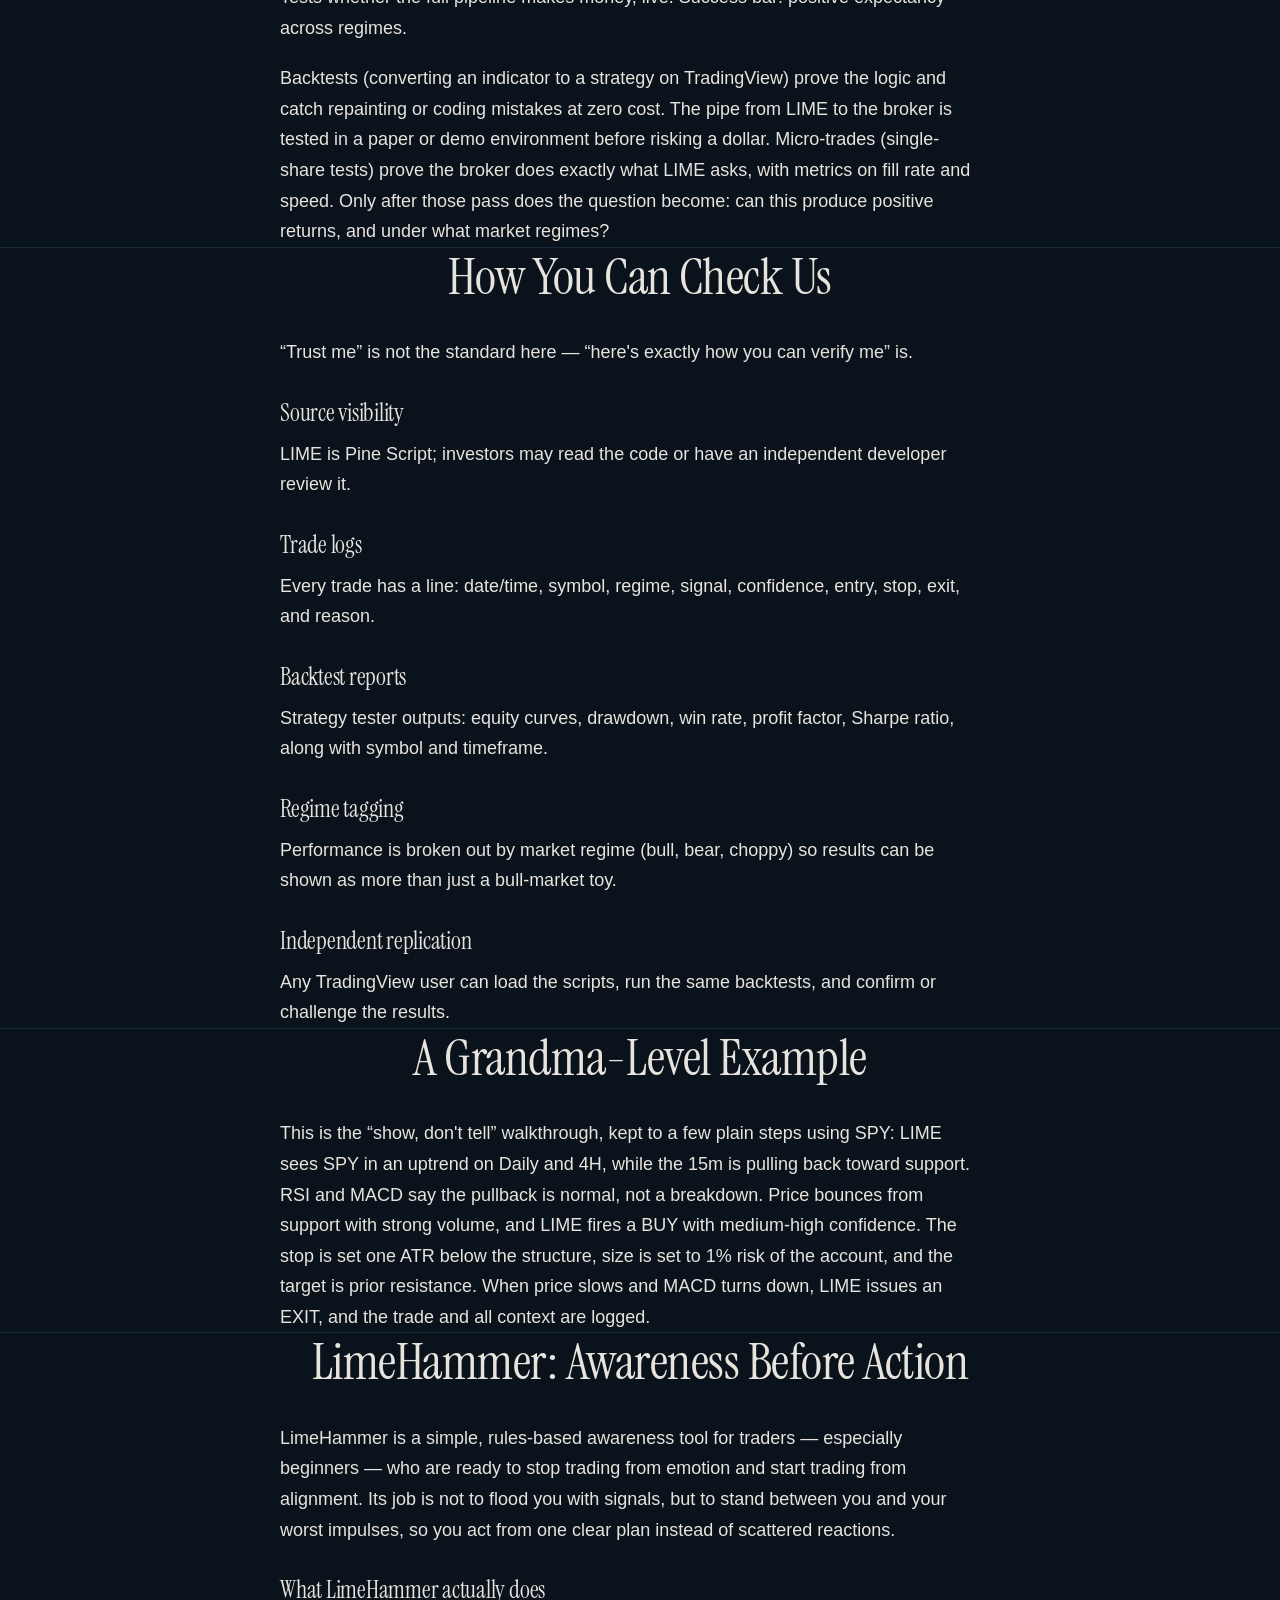
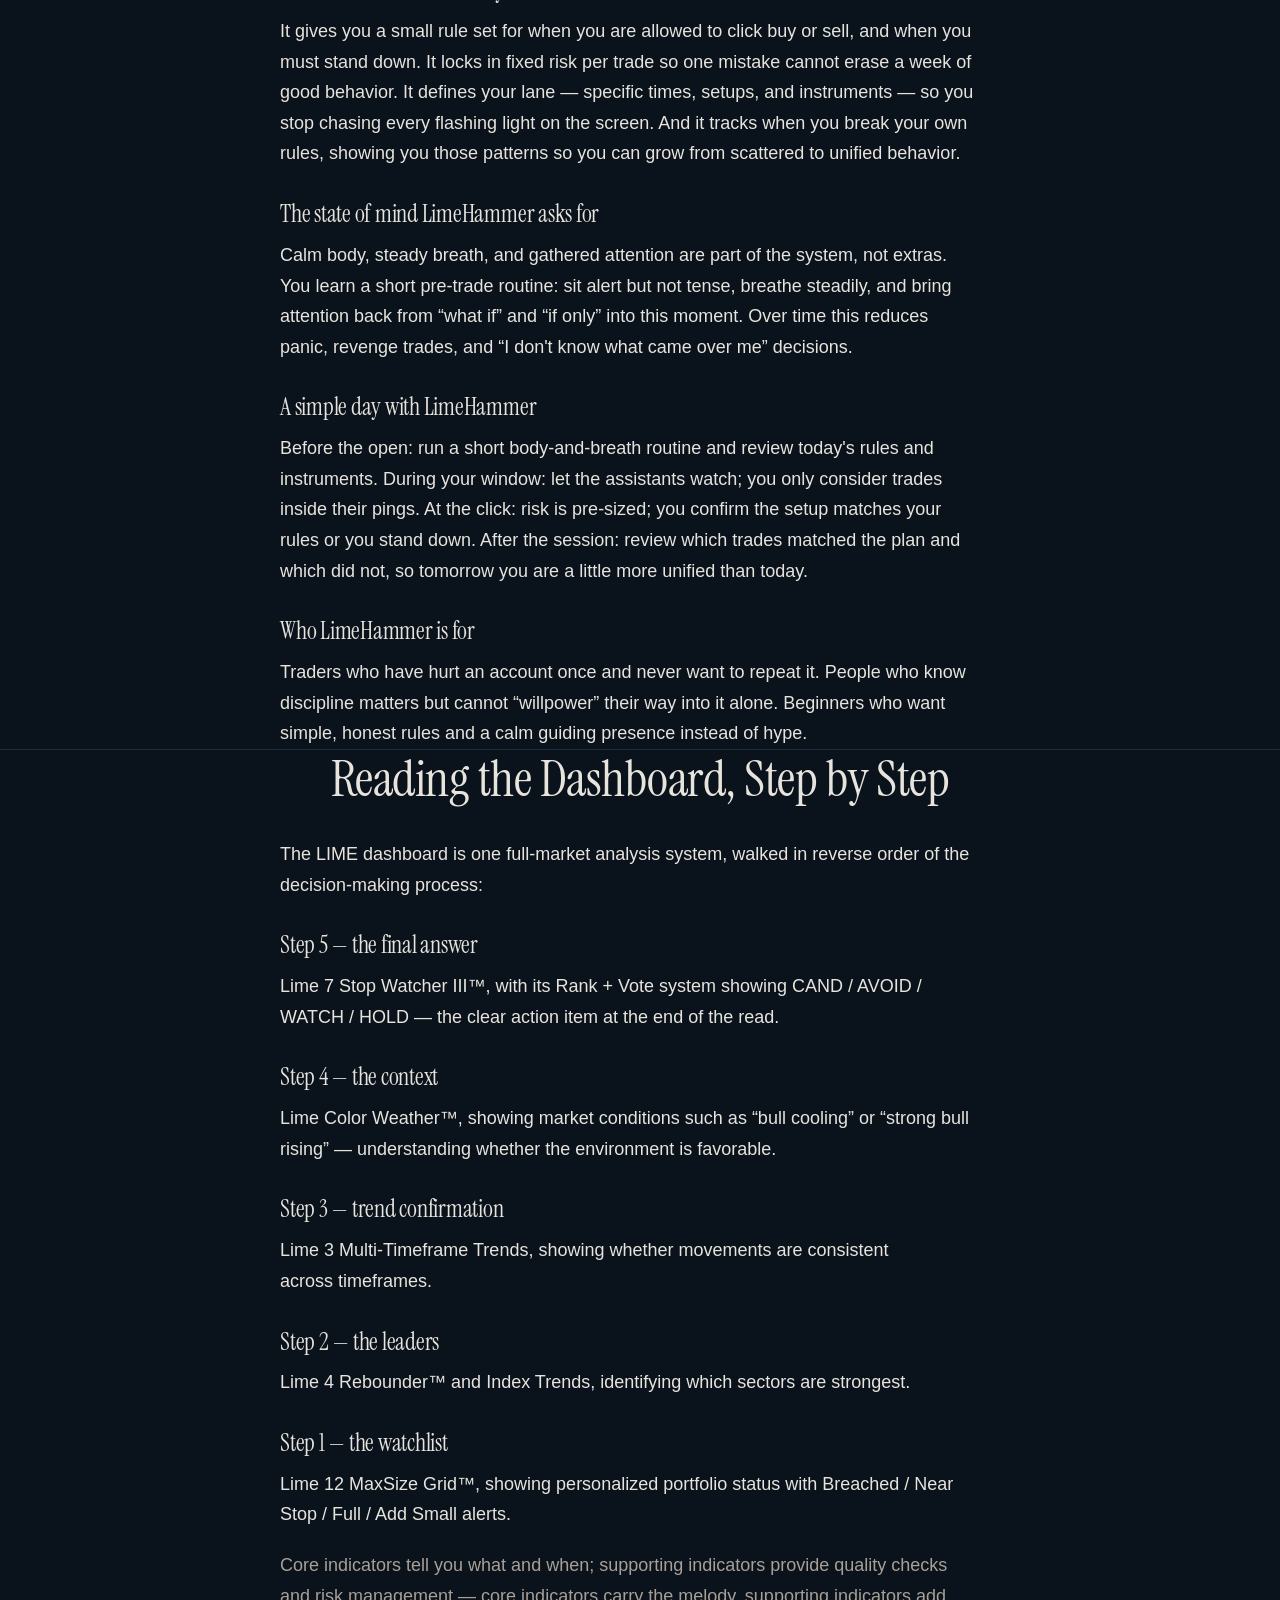
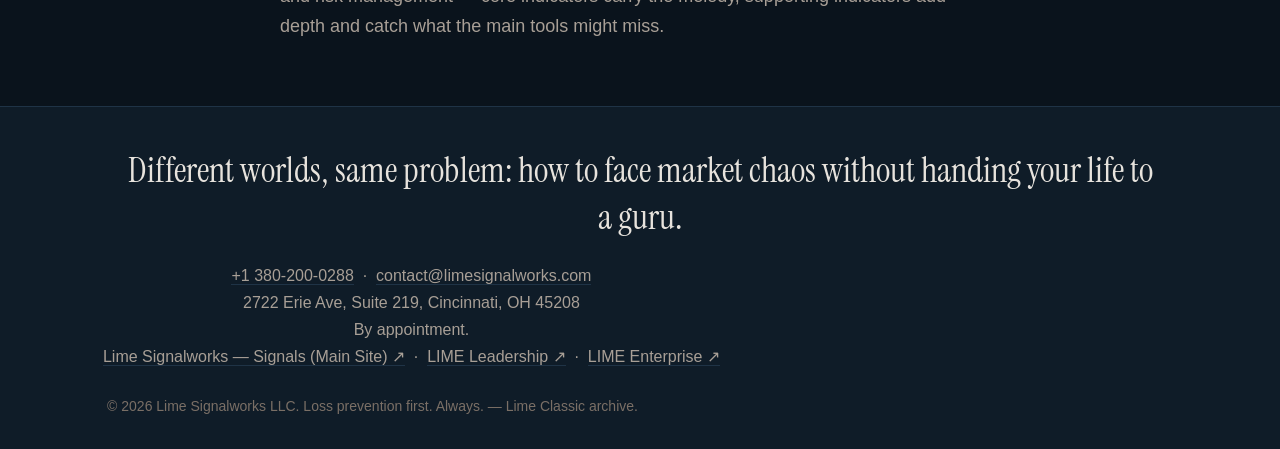
<file: not-a-black-box.html>
<!DOCTYPE html>
<html lang="en" data-theme="dark">
<head>
<meta charset="UTF-8">
<meta name="viewport" content="width=device-width, initial-scale=1.0">
<title>Not a Black Box · Lime Signalworks Classic</title>
<meta name="description" content="The LIME Decision Blueprint, testing roadmap, and audit hooks that make LIME a transparent rules-based system, not a black box.">
<link rel="canonical" href="https://classic.limesignalworks.com/not-a-black-box.html">
<link rel="stylesheet" href="assets/style.css">
<link rel="preconnect" href="https://fonts.googleapis.com">
<link rel="preconnect" href="https://fonts.gstatic.com" crossorigin>
<link href="https://fonts.googleapis.com/css2?family=Instrument+Serif:ital@0;1&display=swap" rel="stylesheet">
<link href="https://api.fontshare.com/v2/css?f[]=general-sans@300,400,500,600,700&display=swap" rel="stylesheet">
</head>
<body>
<header>
  <div class="wrap hdr">
    <a class="brand" href="index.html" aria-label="Lime Signalworks Classic home">
      <span class="brand-mark"><svg viewBox="0 0 24 24" fill="none" stroke="currentColor" stroke-width="2" stroke-linecap="round" stroke-linejoin="round" aria-hidden="true"><path d="M12 2 L14 8 L12 6 L10 8 Z"/><rect x="9" y="14" width="6" height="4" rx="1"/><circle cx="12" cy="9" r="2.2"/></svg></span>
      <span class="word">Lime&nbsp;<b>Signalworks</b> &mdash; Classic</span>
    </a>
    <div class="hdr-actions">
      <div class="hdr-tools">
        <button class="icon-btn" data-translate aria-label="Translate this page">
          <svg width="18" height="18" viewBox="0 0 24 24" fill="none" stroke="currentColor" stroke-width="2" stroke-linecap="round" stroke-linejoin="round"><circle cx="12" cy="12" r="10"/><path d="M2 12h20M12 2a15.3 15.3 0 0 1 4 10 15.3 15.3 0 0 1-4 10 15.3 15.3 0 0 1-4-10 15.3 15.3 0 0 1 4-10z"/></svg>
        </button>
        <button class="icon-btn" data-theme-toggle aria-label="Switch theme">
          <svg width="18" height="18" viewBox="0 0 24 24" fill="none" stroke="currentColor" stroke-width="2" stroke-linecap="round" stroke-linejoin="round"><circle cx="12" cy="12" r="5"/><path d="M12 1v2M12 21v2M4.22 4.22l1.42 1.42M18.36 18.36l1.42 1.42M1 12h2M21 12h2M4.22 19.78l1.42-1.42M18.36 5.64l1.42-1.42"/></svg>
        </button>
      </div>
    </div>
  </div>
  <nav class="site-nav wrap" aria-label="Lime Classic pages">
      <a href="index.html">Home</a>
      <a href="technical-indicator-specs.html">Technical Indicator Specs</a>
      <a href="not-a-black-box.html" aria-current="page">Not a Black Box</a>
      <a href="unique-high-performance.html">Unique High-Performance</a>
      <a href="harbor-now.html">Harbor Now</a>
      <a href="daily-alerts.html">Daily Alerts</a>
      <a href="about-lime.html">About Lime</a>
      <a href="alignment.html">Alignment</a>
      <a href="coherence.html">Coherence</a>
      <a href="lime-shop.html">Lime Shop</a>
      <a href="services.html">Services</a>
      <a href="still-skeptical.html">Still Skeptical</a>
      <a href="privacy-policy.html">Privacy Policy</a>
      <a href="terms-of-use.html">Terms of Use</a>
  </nav>
  <div class="sibling-nav wrap" aria-label="Other Lime Signalworks sites">
    <span class="sibling-label">Also from Lime Signalworks</span>
    <a href="https://signals.limesignalworks.com" target="_blank" rel="noopener">Signals (Main Site) &#8599;</a>
    <a href="https://leadership.limesignalworks.com" target="_blank" rel="noopener">Leadership &#8599;</a>
    <a href="https://lime-enterprise-web.vercel.app" target="_blank" rel="noopener">Enterprise &#8599;</a>
  </div>
</header>
<main>

  <section class="hero sec-plain">
    <div class="wrap">
      <div class="kicker">A Signal Intelligence Agency</div>
      <h1>Not a Black Box</h1>
      <p class="lede">LIME is a rule-based trading copilot, <strong>not a black box</strong>. It reads price and volume, calculates a few classic indicators, and turns that into simple guidance you can inspect at every step.</p>
    </div>
  </section>

  <section class="sec-plain">
    <div class="wrap">
      <div class="sec-bar"><h2>What LIME Is</h2></div>
      <div class="sec-body">
        <p>LIME is a rule-based trading copilot, not a black box. It reads price and volume, calculates a few classic indicators &mdash; moving averages, RSI, MACD, ATR &mdash; and turns that into simple guidance: OK to hunt longs, caution, or storm. All logic is transparent Pine Script that any competent trader or programmer can read.</p>
        <h3>What problem LIME solves</h3>
        <p>Most traders drown in charts and emotions; LIME forces a consistent process. It answers three plain questions: what is the market regime, is this symbol aligned with the current, and if yes, how big and where is the stop/exit.</p>
        <h3>What makes it different</h3>
        <p>Multi-timeframe, rule-driven, auditable logs instead of gut feel. Built to be teachable: a one-page blueprint, clear states, and a testing plan investors can inspect.</p>
      </div>
    </div>
  </section>

  <section class="sec-plain">
    <div class="wrap">
      <div class="sec-bar"><h2>The LIME Decision Blueprint</h2></div>
      <div class="sec-body">
        <p>This is a high-level blueprint of how LIME thinks, from raw market data to a final trading or advisory decision, written so the full flow fits on one page. Every stage below is explainable and tied to known concepts &mdash; this is the &ldquo;not a black box&rdquo; heart of the system.</p>
        <h3>1. Inputs &mdash; what LIME reads</h3>
        <p>For a given symbol (for example, SPY), on each bar LIME pulls price (open, high, low, close), volume, and timeframes: Daily, 4-hour, and 15-minute (extendable to others). From these it computes, on each relevant timeframe: moving averages (20, 50, 200 period), RSI (default 14 period), MACD (12/26/9 standard), average volume (for example, 20-period), and ATR (Average True Range) for stop sizing. Everything downstream uses only these computed values.</p>
        <h3>2. Trend engine &mdash; structural direction</h3>
        <p>For each timeframe (Daily, 4H, 15m), LIME determines the basic trend: if price &gt; MA20 and MA20 &gt; MA50 and MA50 &gt; MA200, trend = UPTREND. If price &lt; MA20 and MA20 &lt; MA50 and MA50 &lt; MA200, trend = DOWNTREND. Otherwise, trend = NEUTRAL / RANGING. This is stored per timeframe (daily_trend, fourhr_trend, fifteen_trend), so for each timeframe we know: UP, DOWN, or NEUTRAL.</p>
        <h3>3. Momentum engine &mdash; strength and health</h3>
        <p>For each timeframe, using RSI and MACD: in an uptrend, RSI above 60 signals strong bullish momentum, 50&ndash;60 is moderate bullish, 40&ndash;50 is weak/warning, and below 40 is momentum disagreement. In a downtrend the bands mirror: below 40 is strong bearish, 40&ndash;50 moderate bearish, 50&ndash;60 weak/warning, above 60 is disagreement. A divergence check flags when price makes a higher high but RSI makes a lower high (bearish divergence), or price makes a lower low but RSI makes a higher low (bullish divergence). On MACD: MACD above zero, above signal, and a rising histogram means accelerating momentum; above zero, above signal, flat histogram means positive but stable; above zero but below signal means slowing momentum; below zero, below signal, falling histogram means accelerating bearish; below zero but above signal means slowing bearish. The result for each timeframe: trend direction plus momentum quality.</p>
        <h3>4. Alignment engine &mdash; agreement across timeframes</h3>
        <p>Using the trend outcomes: Daily, 4H, and 15m all UPTREND is perfect bullish alignment. Daily and 4H UPTREND with 15m NEUTRAL is a bullish bias waiting for a trigger. Daily UPTREND, 4H NEUTRAL, 15m UPTREND is tradable but with less conviction. Daily UPTREND against 4H DOWNTREND is a conflict &mdash; avoid or be very cautious. Bearish cases follow the same logic in reverse. This stage answers: are we swimming with the current or against it?</p>
        <h3>5. Setup detector &mdash; potential trade zones</h3>
        <p>On the lowest trading timeframe (for example, 15m), a long setup candidate requires: higher-timeframe context (Daily and/or 4H bullish), price near support (at or slightly above MA20/MA50), and no major bearish divergence on the higher timeframe. A short setup candidate mirrors this using downtrend and resistance. At this stage LIME is not entering yet &mdash; it is marking the chart as &ldquo;watch for entry trigger.&rdquo;</p>
        <h3>6. Trigger engine &mdash; entry and exit decisions</h3>
        <p>Within a valid setup zone, a BUY signal fires when all of the following are true: trend alignment passes minimum rules (for example, Daily and 4H bullish); price breaks above a local level (for example, 15m MA20 or a recent swing high); RSI on the 15m is above 50 but below 80 (momentum in favor, not yet exhausted); MACD on the 15m crosses above signal or the histogram turns positive; and volume on the breakout bar exceeds a threshold of the average (for example, 1.1&times;&ndash;1.25&times; the 20-bar average). A short entry trigger inverts this logic for downtrends. For an open long, LIME exits if any of the following occurs: price closes back below the key moving average used for entry; MACD on the trading timeframe crosses bearish; a predefined stop level is hit (entry minus N &times; ATR); or a target level (prior resistance or an R-multiple) is reached. At this point LIME has a binary answer per bar: ENTER LONG, ENTER SHORT, HOLD, or EXIT.</p>
        <h3>7. Confidence scorer &mdash; how strong is this signal</h3>
        <p>For each potential trade, LIME assigns a confidence score from 0&ndash;100 based on weighted factors: timeframe alignment score (up to 40%), RSI momentum score (up to 30%), MACD momentum score (up to 25%), volume confirmation score (up to 20%), and risk-reward quality score (up to 10%). These combine into a normalized score: 90&ndash;100 is Strong Buy/Strong Sell (full size allowed); 75&ndash;89 is Buy/Sell (normal size); 60&ndash;74 is Moderate (reduced size); 40&ndash;59 is Weak/Caution (tiny size, if any); below 40 is No Trade (signal suppressed).</p>
        <h3>8. Position sizing engine &mdash; how much to risk</h3>
        <p>Using confidence, ATR, and account size: LIME defines per-trade risk as a percent of equity (for example, 0.5&ndash;1%), computes stop distance from entry using structure or ATR, and sets position size as account risk per trade divided by stop distance. Higher confidence allows the full risk allotment; lower confidence scales the position down. This ensures you never blow up on a single trade, and bigger bets are reserved for higher-quality setups.</p>
        <h3>9. Advisory layer &mdash; dashboard output</h3>
        <p>From the engines above, LIME outputs human-readable guidance: market regime (Bullish/Bearish/Choppy/Ranging), bias (Risk-on/Neutral/Risk-off), and for each symbol &mdash; trend state on each timeframe, current signal (Buy/Sell/Hold/Avoid), confidence percentage, suggested stop level and first target, and a recommended position fraction (for example, 0.25, 0.5, or 1.0 of normal size). This is what the user actually sees; the rest runs under the hood.</p>
        <h3>10. Logging and review</h3>
        <p>Every executed signal is logged with timestamp, symbol, timeframe context (Daily/4H/15m trends), entry price, stop, target, confidence score and components, and exit reason (target, stop, time, reversal, or manual). This allows later performance analysis by regime, strategy refinement, and independent auditing by an investor.</p>
        <p class="muted">In short: the blueprint is a pipeline from raw candles &rarr; computed indicators &rarr; trend and momentum &rarr; multi-timeframe agreement &rarr; setup &rarr; trigger &rarr; confidence &rarr; position size &rarr; plain-English advisory output, with a fully auditable trade log.</p>
      </div>
    </div>
  </section>

  <section class="sec-plain">
    <div class="wrap">
      <div class="sec-bar"><h2>Evidence and Testing Path</h2></div>
      <div class="sec-body">
        <p>Evidence and a plan, not faith. Testing runs in layers, each tied to a capital tier and a success bar:</p>
        <h3>Layer 1 &mdash; Signals ($0)</h3>
        <p>Tests whether the logic behaves: indicators &rarr; signals on historical data. Success bar: profit factor &ge; 1.5, no obvious bugs.</p>
        <h3>Layer 2 &mdash; API ($0&ndash;$2k)</h3>
        <p>Tests whether LIME can talk to the broker: signal &rarr; order requests, no fills. Success bar: 100% responses, no errors.</p>
        <h3>Layer 3 &mdash; Execution ($2k&ndash;$5k)</h3>
        <p>Tests whether real trades fire correctly: order types, slippage, latency. Success bar: greater than 98% fills, less than 1 second latency, no rejections.</p>
        <h3>Layer 4 &mdash; Profitability ($5k+)</h3>
        <p>Tests whether the full pipeline makes money, live. Success bar: positive expectancy across regimes.</p>
        <p>Backtests (converting an indicator to a strategy on TradingView) prove the logic and catch repainting or coding mistakes at zero cost. The pipe from LIME to the broker is tested in a paper or demo environment before risking a dollar. Micro-trades (single-share tests) prove the broker does exactly what LIME asks, with metrics on fill rate and speed. Only after those pass does the question become: can this produce positive returns, and under what market regimes?</p>
      </div>
    </div>
  </section>

  <section class="sec-plain">
    <div class="wrap">
      <div class="sec-bar"><h2>How You Can Check Us</h2></div>
      <div class="sec-body">
        <p>&ldquo;Trust me&rdquo; is not the standard here &mdash; &ldquo;here's exactly how you can verify me&rdquo; is.</p>
        <h3>Source visibility</h3>
        <p>LIME is Pine Script; investors may read the code or have an independent developer review it.</p>
        <h3>Trade logs</h3>
        <p>Every trade has a line: date/time, symbol, regime, signal, confidence, entry, stop, exit, and reason.</p>
        <h3>Backtest reports</h3>
        <p>Strategy tester outputs: equity curves, drawdown, win rate, profit factor, Sharpe ratio, along with symbol and timeframe.</p>
        <h3>Regime tagging</h3>
        <p>Performance is broken out by market regime (bull, bear, choppy) so results can be shown as more than just a bull-market toy.</p>
        <h3>Independent replication</h3>
        <p>Any TradingView user can load the scripts, run the same backtests, and confirm or challenge the results.</p>
      </div>
    </div>
  </section>

  <section class="sec-plain">
    <div class="wrap">
      <div class="sec-bar"><h2>A Grandma-Level Example</h2></div>
      <div class="sec-body">
        <p>This is the &ldquo;show, don't tell&rdquo; walkthrough, kept to a few plain steps using SPY: LIME sees SPY in an uptrend on Daily and 4H, while the 15m is pulling back toward support. RSI and MACD say the pullback is normal, not a breakdown. Price bounces from support with strong volume, and LIME fires a BUY with medium-high confidence. The stop is set one ATR below the structure, size is set to 1% risk of the account, and the target is prior resistance. When price slows and MACD turns down, LIME issues an EXIT, and the trade and all context are logged.</p>
      </div>
    </div>
  </section>

  <section class="sec-plain">
    <div class="wrap">
      <div class="sec-bar"><h2>LimeHammer: Awareness Before Action</h2></div>
      <div class="sec-body">
        <p>LimeHammer is a simple, rules-based awareness tool for traders &mdash; especially beginners &mdash; who are ready to stop trading from emotion and start trading from alignment. Its job is not to flood you with signals, but to stand between you and your worst impulses, so you act from one clear plan instead of scattered reactions.</p>
        <h3>What LimeHammer actually does</h3>
        <p>It gives you a small rule set for when you are allowed to click buy or sell, and when you must stand down. It locks in fixed risk per trade so one mistake cannot erase a week of good behavior. It defines your lane &mdash; specific times, setups, and instruments &mdash; so you stop chasing every flashing light on the screen. And it tracks when you break your own rules, showing you those patterns so you can grow from scattered to unified behavior.</p>
        <h3>The state of mind LimeHammer asks for</h3>
        <p>Calm body, steady breath, and gathered attention are part of the system, not extras. You learn a short pre-trade routine: sit alert but not tense, breathe steadily, and bring attention back from &ldquo;what if&rdquo; and &ldquo;if only&rdquo; into this moment. Over time this reduces panic, revenge trades, and &ldquo;I don't know what came over me&rdquo; decisions.</p>
        <h3>A simple day with LimeHammer</h3>
        <p>Before the open: run a short body-and-breath routine and review today's rules and instruments. During your window: let the assistants watch; you only consider trades inside their pings. At the click: risk is pre-sized; you confirm the setup matches your rules or you stand down. After the session: review which trades matched the plan and which did not, so tomorrow you are a little more unified than today.</p>
        <h3>Who LimeHammer is for</h3>
        <p>Traders who have hurt an account once and never want to repeat it. People who know discipline matters but cannot &ldquo;willpower&rdquo; their way into it alone. Beginners who want simple, honest rules and a calm guiding presence instead of hype.</p>
      </div>
    </div>
  </section>

  <section class="sec-plain">
    <div class="wrap">
      <div class="sec-bar"><h2>Reading the Dashboard, Step by Step</h2></div>
      <div class="sec-body">
        <p>The LIME dashboard is one full-market analysis system, walked in reverse order of the decision-making process:</p>
        <h3>Step 5 &mdash; the final answer</h3>
        <p>Lime 7 Stop Watcher III&trade;, with its Rank + Vote system showing CAND / AVOID / WATCH / HOLD &mdash; the clear action item at the end of the read.</p>
        <h3>Step 4 &mdash; the context</h3>
        <p>Lime Color Weather&trade;, showing market conditions such as &ldquo;bull cooling&rdquo; or &ldquo;strong bull rising&rdquo; &mdash; understanding whether the environment is favorable.</p>
        <h3>Step 3 &mdash; trend confirmation</h3>
        <p>Lime 3 Multi-Timeframe Trends, showing whether movements are consistent across timeframes.</p>
        <h3>Step 2 &mdash; the leaders</h3>
        <p>Lime 4 Rebounder&trade; and Index Trends, identifying which sectors are strongest.</p>
        <h3>Step 1 &mdash; the watchlist</h3>
        <p>Lime 12 MaxSize Grid&trade;, showing personalized portfolio status with Breached / Near Stop / Full / Add Small alerts.</p>
        <p class="muted">Core indicators tell you what and when; supporting indicators provide quality checks and risk management &mdash; core indicators carry the melody, supporting indicators add depth and catch what the main tools might miss.</p>
      </div>
    </div>
  </section>

</main>
<footer>
  <div class="wrap foot-wrap">
    <div class="foot">
      <p class="creed">Different worlds, same problem: how to face market chaos without handing your life to a guru.</p>
      <p class="meta">
        <a href="tel:+13802000288">+1 380-200-0288</a> &nbsp;&middot;&nbsp;
        <a href="mailto:contact@limesignalworks.com">contact@limesignalworks.com</a><br>
        2722 Erie Ave, Suite 219, Cincinnati, OH 45208<br>
        By appointment.
      </p>
      <p class="meta" aria-label="Other Lime Signalworks sites">
        <a href="https://signals.limesignalworks.com" target="_blank" rel="noopener">Lime Signalworks &mdash; Signals (Main Site) &#8599;</a> &nbsp;&middot;&nbsp;
        <a href="https://leadership.limesignalworks.com" target="_blank" rel="noopener">LIME Leadership &#8599;</a> &nbsp;&middot;&nbsp;
        <a href="https://lime-enterprise-web.vercel.app" target="_blank" rel="noopener">LIME Enterprise &#8599;</a>
      </p>
      <p class="copy">&copy; 2026 Lime Signalworks LLC. Loss prevention first. Always. &mdash; Lime Classic archive.</p>
    </div>
  </div>
</footer>
<script src="assets/site.js"></script>
</body>
</html>
</file>
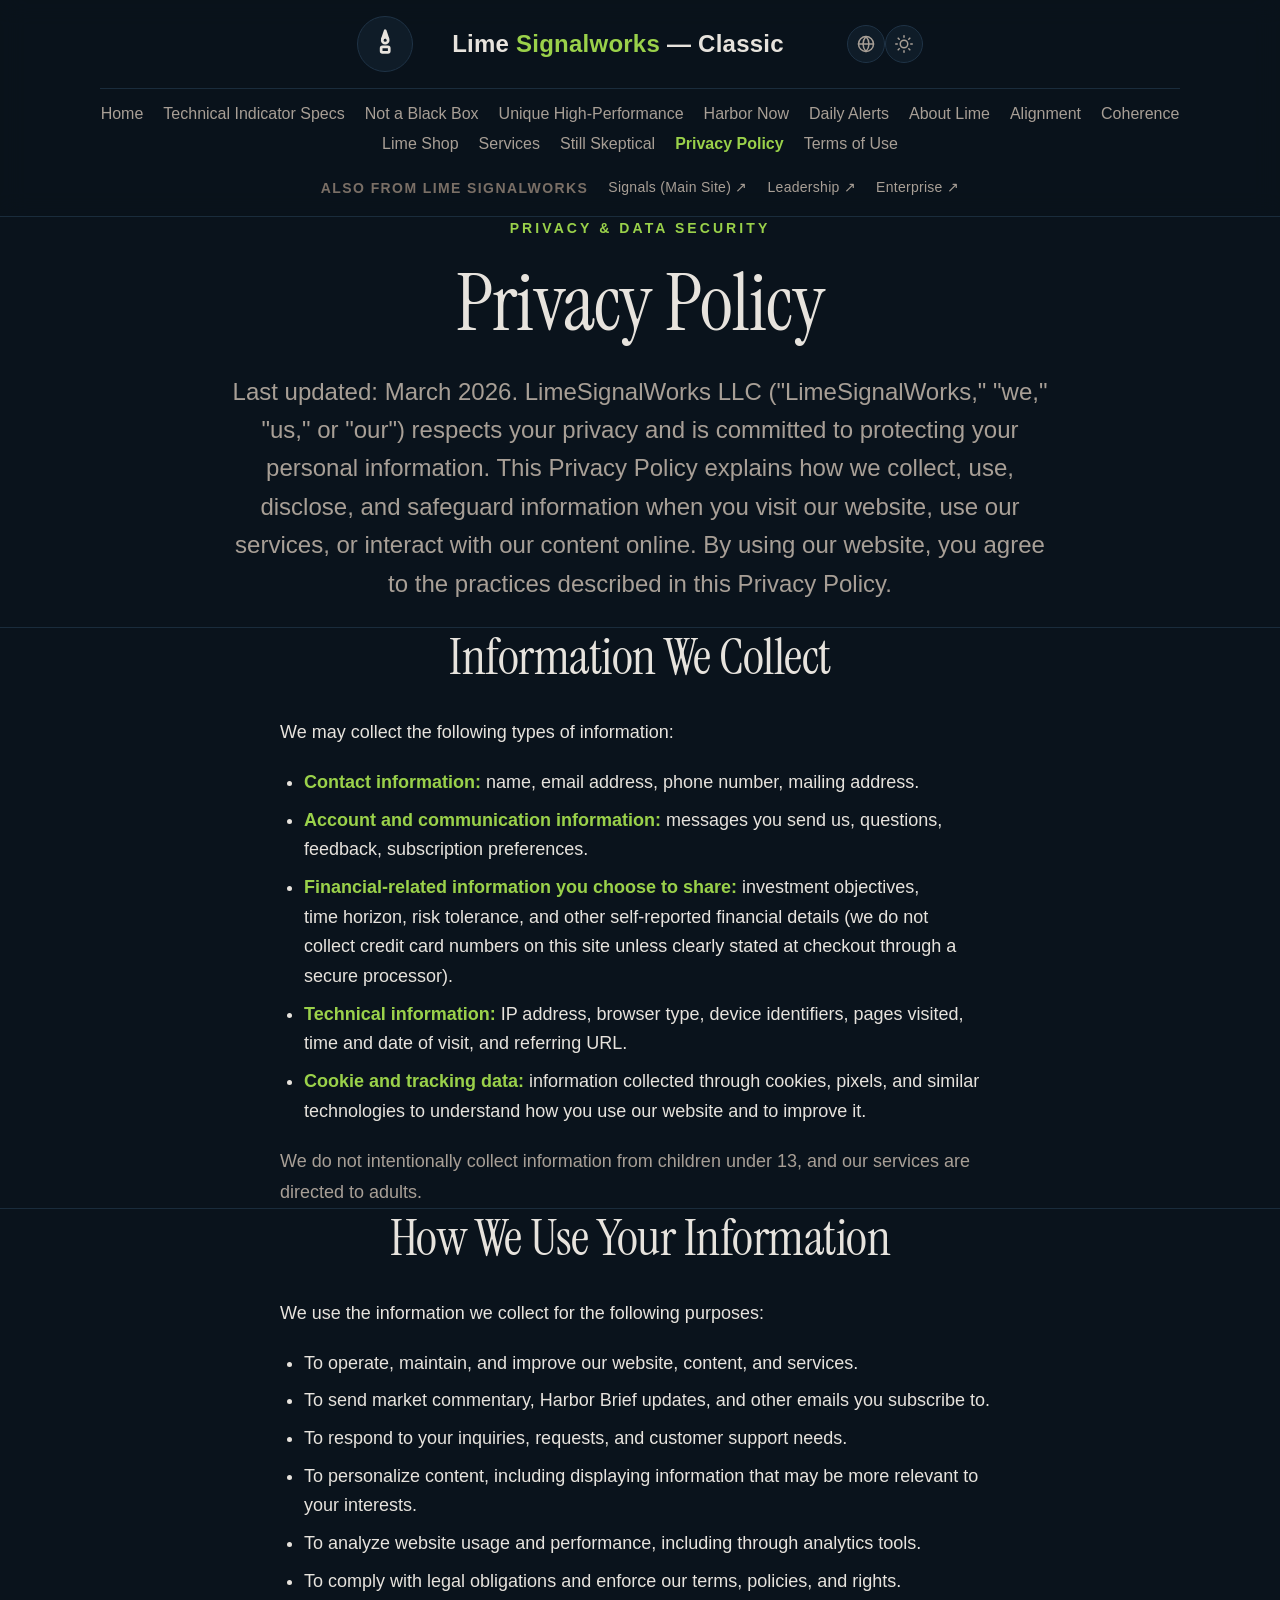
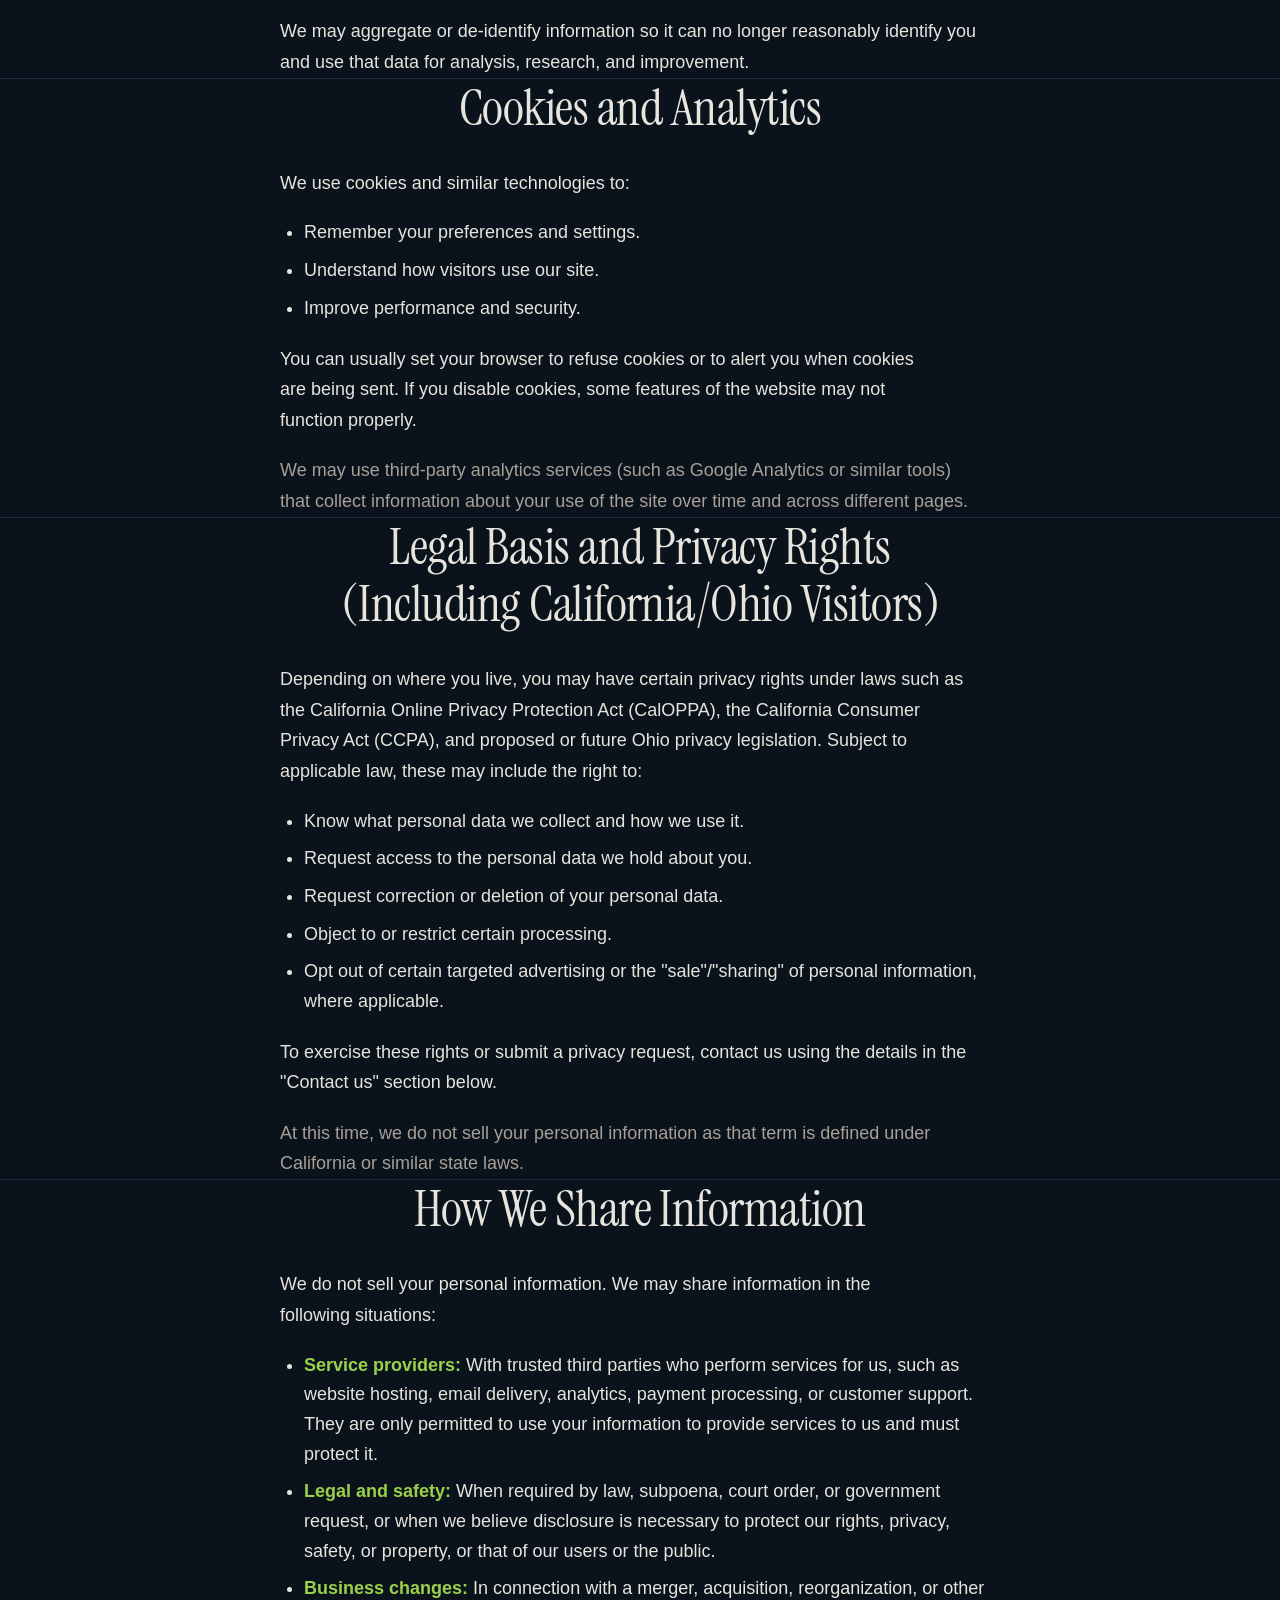
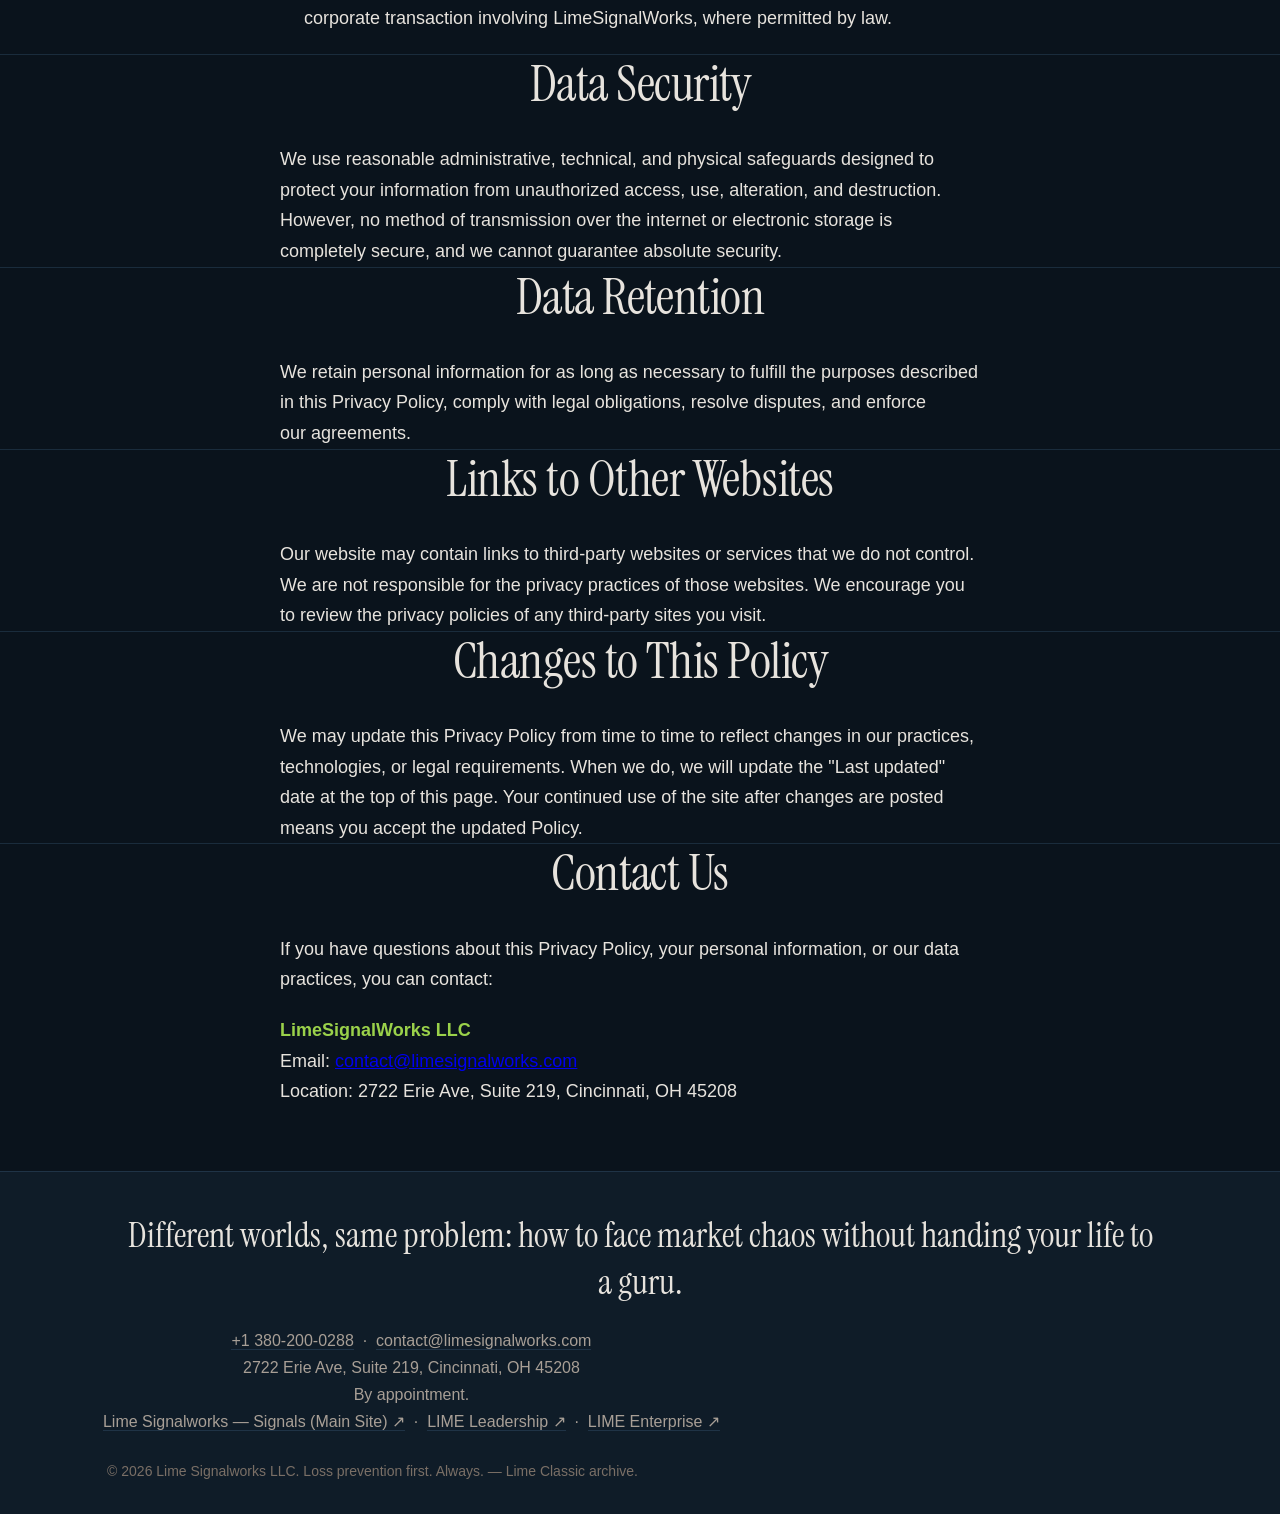
<file: privacy-policy.html>
<!DOCTYPE html>
<html lang="en" data-theme="dark">
<head>
<meta charset="UTF-8">
<meta name="viewport" content="width=device-width, initial-scale=1.0">
<title>Privacy Policy · Lime Signalworks Classic</title>
<meta name="description" content="Lime Signalworks LLC's Privacy Policy: what information is collected, how it is used and shared, and your privacy rights.">
<link rel="canonical" href="https://classic.limesignalworks.com/privacy-policy.html">
<link rel="stylesheet" href="assets/style.css">
<link rel="preconnect" href="https://fonts.googleapis.com">
<link rel="preconnect" href="https://fonts.gstatic.com" crossorigin>
<link href="https://fonts.googleapis.com/css2?family=Instrument+Serif:ital@0;1&display=swap" rel="stylesheet">
<link href="https://api.fontshare.com/v2/css?f[]=general-sans@300,400,500,600,700&display=swap" rel="stylesheet">
</head>
<body>
<header>
  <div class="wrap hdr">
    <a class="brand" href="index.html" aria-label="Lime Signalworks Classic home">
      <span class="brand-mark"><svg viewBox="0 0 24 24" fill="none" stroke="currentColor" stroke-width="2" stroke-linecap="round" stroke-linejoin="round" aria-hidden="true"><path d="M12 2 L14 8 L12 6 L10 8 Z"/><rect x="9" y="14" width="6" height="4" rx="1"/><circle cx="12" cy="9" r="2.2"/></svg></span>
      <span class="word">Lime&nbsp;<b>Signalworks</b> &mdash; Classic</span>
    </a>
    <div class="hdr-actions">
      <div class="hdr-tools">
        <button class="icon-btn" data-translate aria-label="Translate this page">
          <svg width="18" height="18" viewBox="0 0 24 24" fill="none" stroke="currentColor" stroke-width="2" stroke-linecap="round" stroke-linejoin="round"><circle cx="12" cy="12" r="10"/><path d="M2 12h20M12 2a15.3 15.3 0 0 1 4 10 15.3 15.3 0 0 1-4 10 15.3 15.3 0 0 1-4-10 15.3 15.3 0 0 1 4-10z"/></svg>
        </button>
        <button class="icon-btn" data-theme-toggle aria-label="Switch theme">
          <svg width="18" height="18" viewBox="0 0 24 24" fill="none" stroke="currentColor" stroke-width="2" stroke-linecap="round" stroke-linejoin="round"><circle cx="12" cy="12" r="5"/><path d="M12 1v2M12 21v2M4.22 4.22l1.42 1.42M18.36 18.36l1.42 1.42M1 12h2M21 12h2M4.22 19.78l1.42-1.42M18.36 5.64l1.42-1.42"/></svg>
        </button>
      </div>
    </div>
  </div>
  <nav class="site-nav wrap" aria-label="Lime Classic pages">
      <a href="index.html">Home</a>
      <a href="technical-indicator-specs.html">Technical Indicator Specs</a>
      <a href="not-a-black-box.html">Not a Black Box</a>
      <a href="unique-high-performance.html">Unique High-Performance</a>
      <a href="harbor-now.html">Harbor Now</a>
      <a href="daily-alerts.html">Daily Alerts</a>
      <a href="about-lime.html">About Lime</a>
      <a href="alignment.html">Alignment</a>
      <a href="coherence.html">Coherence</a>
      <a href="lime-shop.html">Lime Shop</a>
      <a href="services.html">Services</a>
      <a href="still-skeptical.html">Still Skeptical</a>
      <a href="privacy-policy.html" aria-current="page">Privacy Policy</a>
      <a href="terms-of-use.html">Terms of Use</a>
  </nav>
  <div class="sibling-nav wrap" aria-label="Other Lime Signalworks sites">
    <span class="sibling-label">Also from Lime Signalworks</span>
    <a href="https://signals.limesignalworks.com" target="_blank" rel="noopener">Signals (Main Site) &#8599;</a>
    <a href="https://leadership.limesignalworks.com" target="_blank" rel="noopener">Leadership &#8599;</a>
    <a href="https://lime-enterprise-web.vercel.app" target="_blank" rel="noopener">Enterprise &#8599;</a>
  </div>
</header>
<main>

  <section class="hero sec-plain">
    <div class="wrap">
      <div class="kicker">Privacy &amp; Data Security</div>
      <h1>Privacy Policy</h1>
      <p class="lede">Last updated: March 2026. LimeSignalWorks LLC ("LimeSignalWorks," "we," "us," or "our") respects your privacy and is committed to protecting your personal information. This Privacy Policy explains how we collect, use, disclose, and safeguard information when you visit our website, use our services, or interact with our content online. By using our website, you agree to the practices described in this Privacy Policy.</p>
    </div>
  </section>

  <section class="sec-plain">
    <div class="wrap">
      <div class="sec-bar"><h2>Information We Collect</h2></div>
      <div class="sec-body">
        <p>We may collect the following types of information:</p>
        <ul>
          <li><strong>Contact information:</strong> name, email address, phone number, mailing address.</li>
          <li><strong>Account and communication information:</strong> messages you send us, questions, feedback, subscription preferences.</li>
          <li><strong>Financial-related information you choose to share:</strong> investment objectives, time horizon, risk tolerance, and other self-reported financial details (we do not collect credit card numbers on this site unless clearly stated at checkout through a secure processor).</li>
          <li><strong>Technical information:</strong> IP address, browser type, device identifiers, pages visited, time and date of visit, and referring URL.</li>
          <li><strong>Cookie and tracking data:</strong> information collected through cookies, pixels, and similar technologies to understand how you use our website and to improve it.</li>
        </ul>
        <p class="muted">We do not intentionally collect information from children under 13, and our services are directed to adults.</p>
      </div>
    </div>
  </section>

  <section class="sec-plain">
    <div class="wrap">
      <div class="sec-bar"><h2>How We Use Your Information</h2></div>
      <div class="sec-body">
        <p>We use the information we collect for the following purposes:</p>
        <ul>
          <li>To operate, maintain, and improve our website, content, and services.</li>
          <li>To send market commentary, Harbor Brief updates, and other emails you subscribe to.</li>
          <li>To respond to your inquiries, requests, and customer support needs.</li>
          <li>To personalize content, including displaying information that may be more relevant to your interests.</li>
          <li>To analyze website usage and performance, including through analytics tools.</li>
          <li>To comply with legal obligations and enforce our terms, policies, and rights.</li>
        </ul>
        <p>We may aggregate or de-identify information so it can no longer reasonably identify you and use that data for analysis, research, and improvement.</p>
      </div>
    </div>
  </section>

  <section class="sec-plain">
    <div class="wrap">
      <div class="sec-bar"><h2>Cookies and Analytics</h2></div>
      <div class="sec-body">
        <p>We use cookies and similar technologies to:</p>
        <ul>
          <li>Remember your preferences and settings.</li>
          <li>Understand how visitors use our site.</li>
          <li>Improve performance and security.</li>
        </ul>
        <p>You can usually set your browser to refuse cookies or to alert you when cookies are being sent. If you disable cookies, some features of the website may not function properly.</p>
        <p class="muted">We may use third-party analytics services (such as Google Analytics or similar tools) that collect information about your use of the site over time and across different pages.</p>
      </div>
    </div>
  </section>

  <section class="sec-plain">
    <div class="wrap">
      <div class="sec-bar"><h2>Legal Basis and Privacy Rights (Including California/Ohio Visitors)</h2></div>
      <div class="sec-body">
        <p>Depending on where you live, you may have certain privacy rights under laws such as the California Online Privacy Protection Act (CalOPPA), the California Consumer Privacy Act (CCPA), and proposed or future Ohio privacy legislation. Subject to applicable law, these may include the right to:</p>
        <ul>
          <li>Know what personal data we collect and how we use it.</li>
          <li>Request access to the personal data we hold about you.</li>
          <li>Request correction or deletion of your personal data.</li>
          <li>Object to or restrict certain processing.</li>
          <li>Opt out of certain targeted advertising or the "sale"/"sharing" of personal information, where applicable.</li>
        </ul>
        <p>To exercise these rights or submit a privacy request, contact us using the details in the "Contact us" section below.</p>
        <p class="muted">At this time, we do not sell your personal information as that term is defined under California or similar state laws.</p>
      </div>
    </div>
  </section>

  <section class="sec-plain">
    <div class="wrap">
      <div class="sec-bar"><h2>How We Share Information</h2></div>
      <div class="sec-body">
        <p>We do not sell your personal information. We may share information in the following situations:</p>
        <ul>
          <li><strong>Service providers:</strong> With trusted third parties who perform services for us, such as website hosting, email delivery, analytics, payment processing, or customer support. They are only permitted to use your information to provide services to us and must protect it.</li>
          <li><strong>Legal and safety:</strong> When required by law, subpoena, court order, or government request, or when we believe disclosure is necessary to protect our rights, privacy, safety, or property, or that of our users or the public.</li>
          <li><strong>Business changes:</strong> In connection with a merger, acquisition, reorganization, or other corporate transaction involving LimeSignalWorks, where permitted by law.</li>
        </ul>
      </div>
    </div>
  </section>

  <section class="sec-plain">
    <div class="wrap">
      <div class="sec-bar"><h2>Data Security</h2></div>
      <div class="sec-body">
        <p>We use reasonable administrative, technical, and physical safeguards designed to protect your information from unauthorized access, use, alteration, and destruction. However, no method of transmission over the internet or electronic storage is completely secure, and we cannot guarantee absolute security.</p>
      </div>
    </div>
  </section>

  <section class="sec-plain">
    <div class="wrap">
      <div class="sec-bar"><h2>Data Retention</h2></div>
      <div class="sec-body">
        <p>We retain personal information for as long as necessary to fulfill the purposes described in this Privacy Policy, comply with legal obligations, resolve disputes, and enforce our agreements.</p>
      </div>
    </div>
  </section>

  <section class="sec-plain">
    <div class="wrap">
      <div class="sec-bar"><h2>Links to Other Websites</h2></div>
      <div class="sec-body">
        <p>Our website may contain links to third-party websites or services that we do not control. We are not responsible for the privacy practices of those websites. We encourage you to review the privacy policies of any third-party sites you visit.</p>
      </div>
    </div>
  </section>

  <section class="sec-plain">
    <div class="wrap">
      <div class="sec-bar"><h2>Changes to This Policy</h2></div>
      <div class="sec-body">
        <p>We may update this Privacy Policy from time to time to reflect changes in our practices, technologies, or legal requirements. When we do, we will update the "Last updated" date at the top of this page. Your continued use of the site after changes are posted means you accept the updated Policy.</p>
      </div>
    </div>
  </section>

  <section class="sec-plain">
    <div class="wrap">
      <div class="sec-bar"><h2>Contact Us</h2></div>
      <div class="sec-body">
        <p>If you have questions about this Privacy Policy, your personal information, or our data practices, you can contact:</p>
        <p><strong>LimeSignalWorks LLC</strong><br>
        Email: <a href="mailto:contact@limesignalworks.com">contact@limesignalworks.com</a><br>
        Location: 2722 Erie Ave, Suite 219, Cincinnati, OH 45208</p>
      </div>
    </div>
  </section>


</main>
<footer>
  <div class="wrap foot-wrap">
    <div class="foot">
      <p class="creed">Different worlds, same problem: how to face market chaos without handing your life to a guru.</p>
      <p class="meta">
        <a href="tel:+13802000288">+1 380-200-0288</a> &nbsp;&middot;&nbsp;
        <a href="mailto:contact@limesignalworks.com">contact@limesignalworks.com</a><br>
        2722 Erie Ave, Suite 219, Cincinnati, OH 45208<br>
        By appointment.
      </p>
      <p class="meta" aria-label="Other Lime Signalworks sites">
        <a href="https://signals.limesignalworks.com" target="_blank" rel="noopener">Lime Signalworks &mdash; Signals (Main Site) &#8599;</a> &nbsp;&middot;&nbsp;
        <a href="https://leadership.limesignalworks.com" target="_blank" rel="noopener">LIME Leadership &#8599;</a> &nbsp;&middot;&nbsp;
        <a href="https://lime-enterprise-web.vercel.app" target="_blank" rel="noopener">LIME Enterprise &#8599;</a>
      </p>
      <p class="copy">&copy; 2026 Lime Signalworks LLC. Loss prevention first. Always. &mdash; Lime Classic archive.</p>
    </div>
  </div>
</footer>
<script src="assets/site.js"></script>
</body>
</html>
</file>
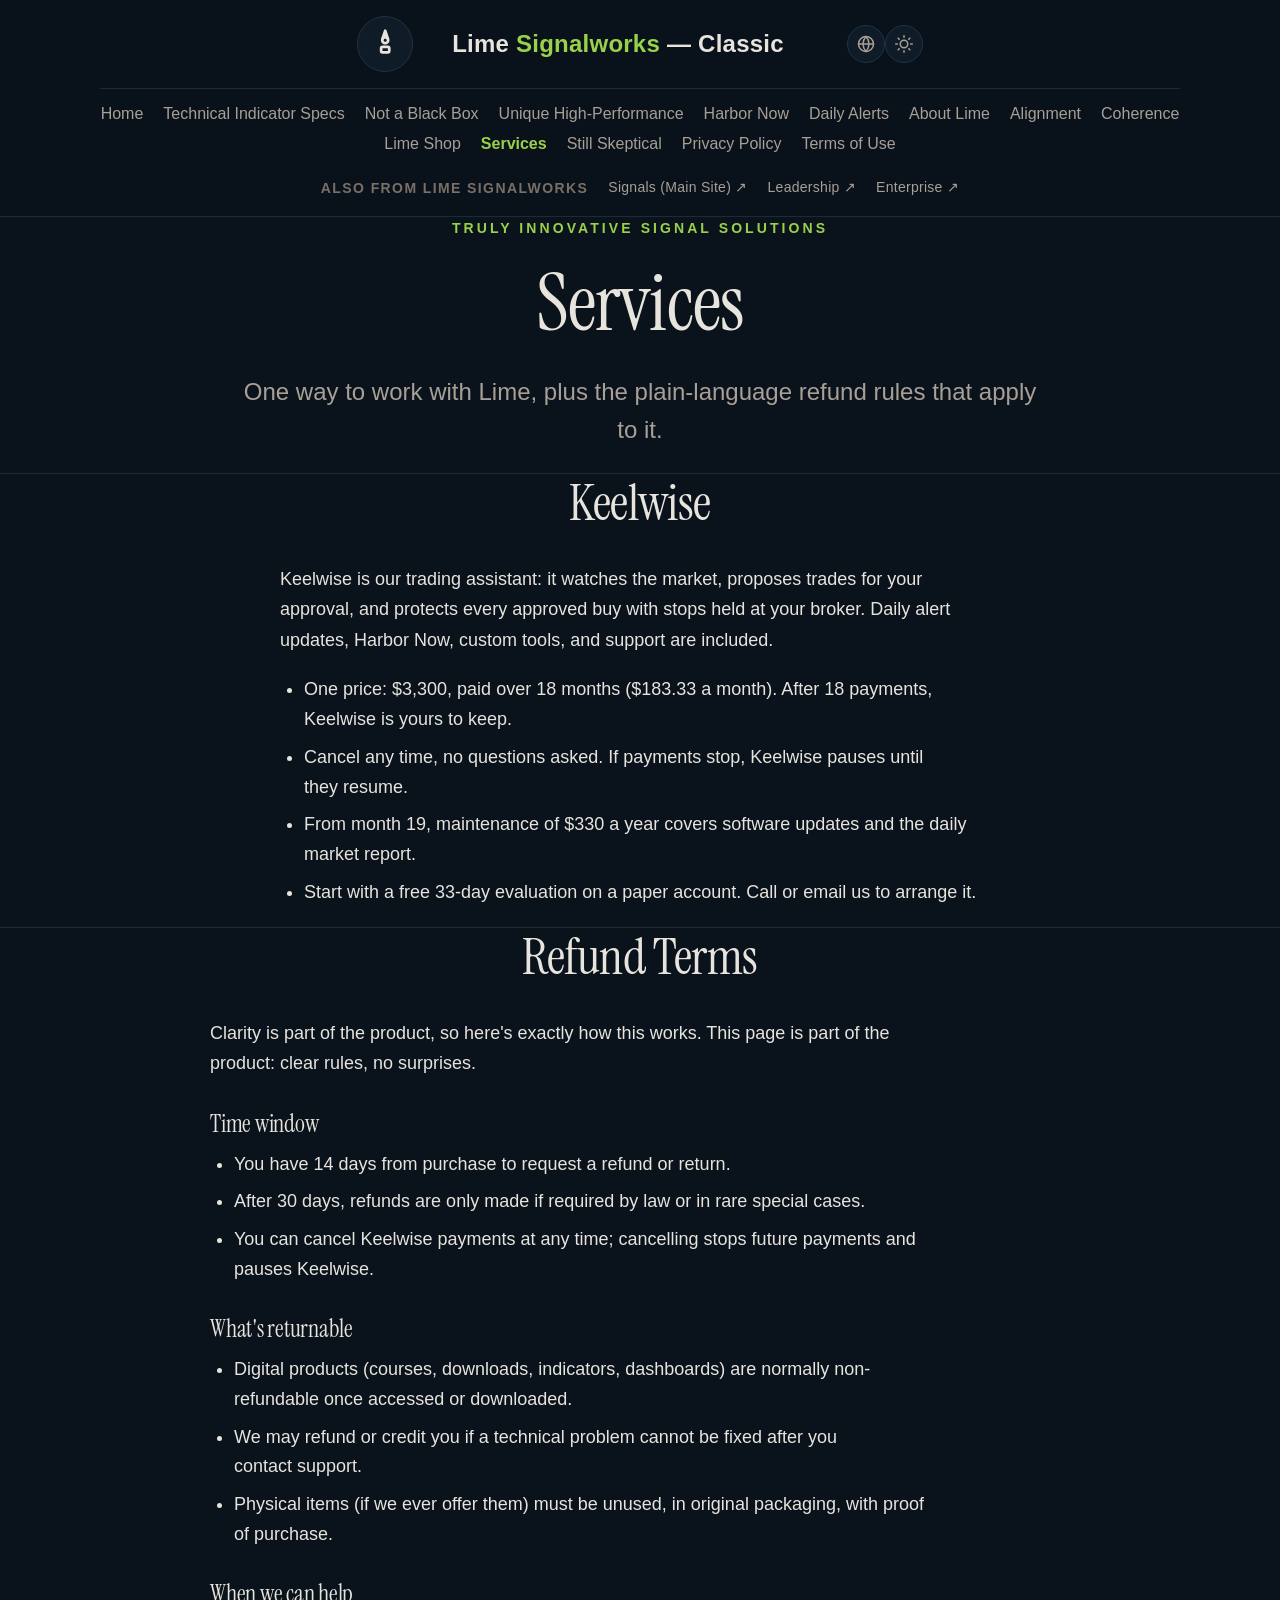
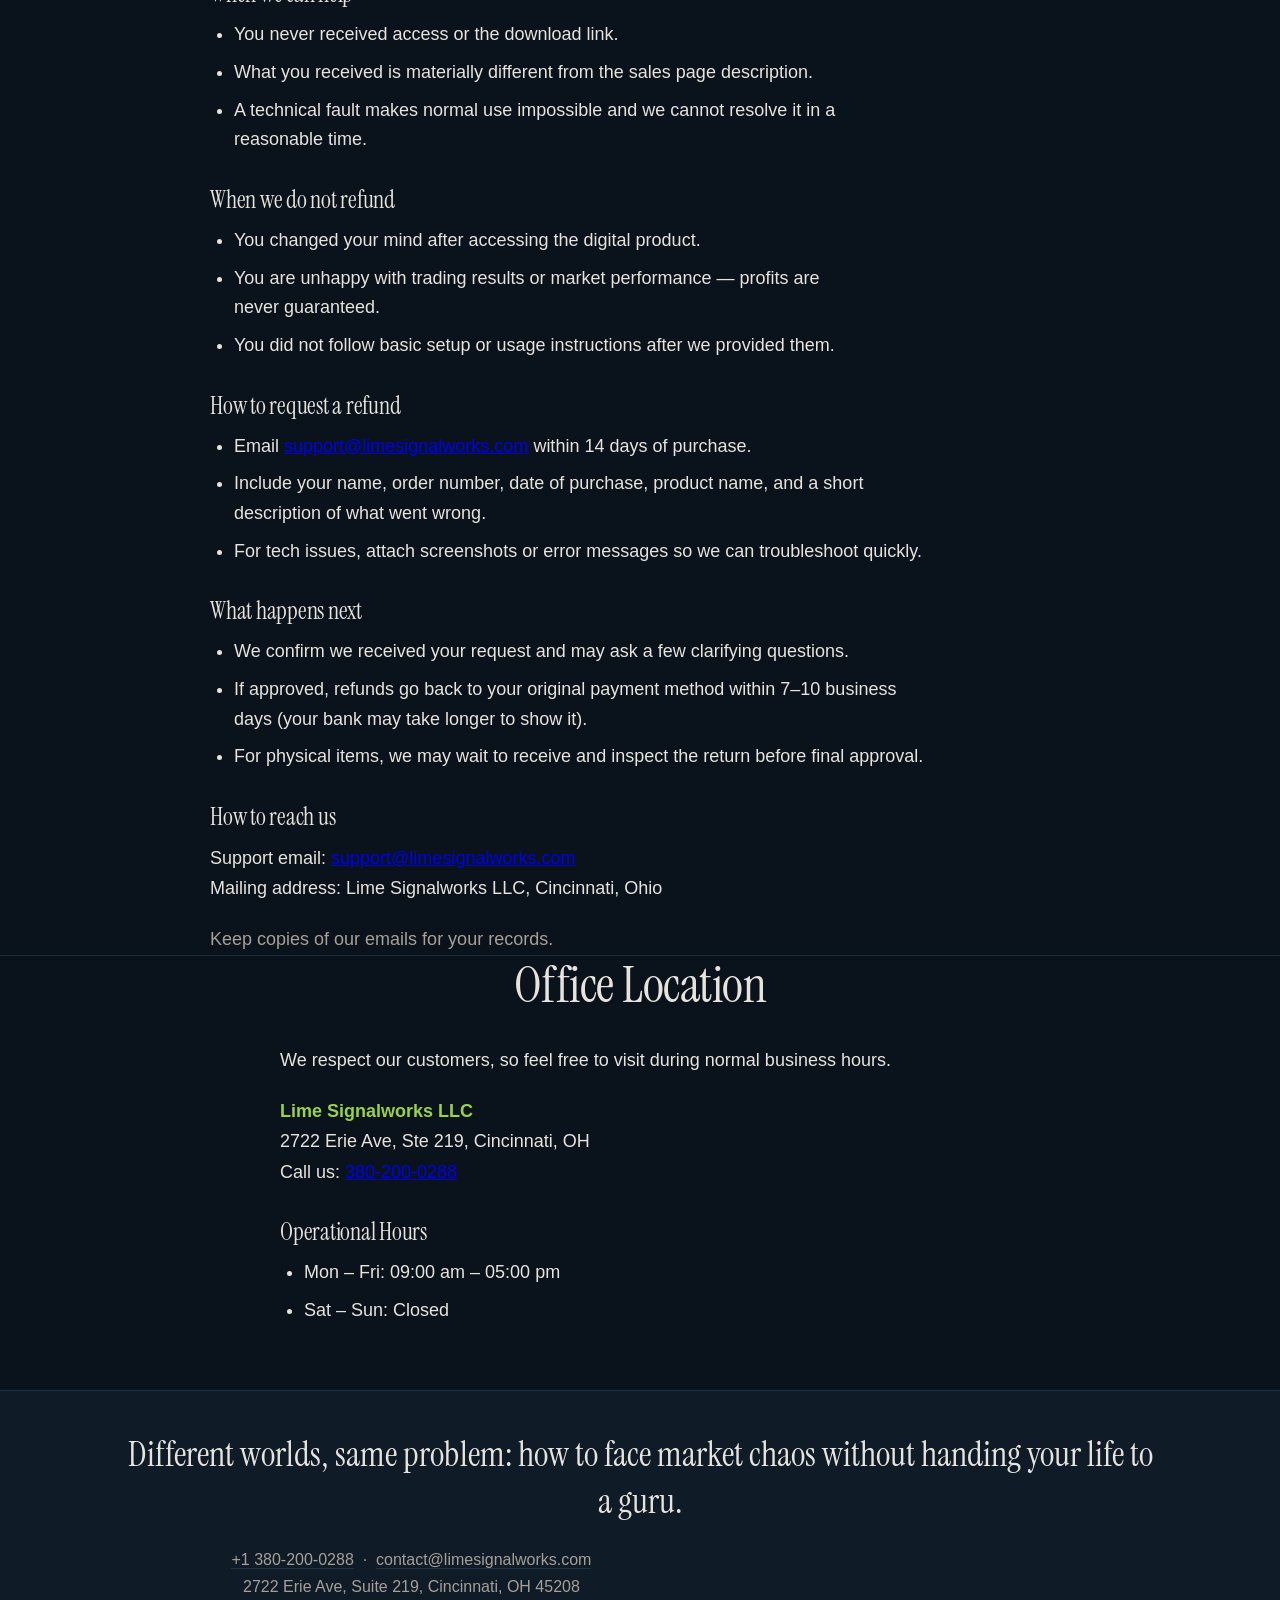
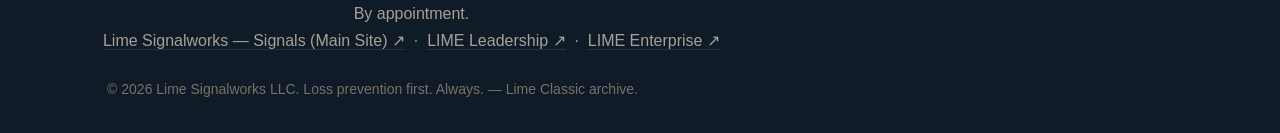
<file: services.html>
<!DOCTYPE html>
<html lang="en" data-theme="dark">
<head>
<meta charset="UTF-8">
<meta name="viewport" content="width=device-width, initial-scale=1.0">
<title>Services · Lime Signalworks Classic</title>
<meta name="description" content="Lime Signalworks services: Real-Time Market Alerts and Trade Automation Tech, plus the plain-language refund terms and office contact details.">
<link rel="canonical" href="https://classic.limesignalworks.com/services.html">
<link rel="stylesheet" href="assets/style.css">
<link rel="preconnect" href="https://fonts.googleapis.com">
<link rel="preconnect" href="https://fonts.gstatic.com" crossorigin>
<link href="https://fonts.googleapis.com/css2?family=Instrument+Serif:ital@0;1&display=swap" rel="stylesheet">
<link href="https://api.fontshare.com/v2/css?f[]=general-sans@300,400,500,600,700&display=swap" rel="stylesheet">
</head>
<body>
<header>
  <div class="wrap hdr">
    <a class="brand" href="index.html" aria-label="Lime Signalworks Classic home">
      <span class="brand-mark"><svg viewBox="0 0 24 24" fill="none" stroke="currentColor" stroke-width="2" stroke-linecap="round" stroke-linejoin="round" aria-hidden="true"><path d="M12 2 L14 8 L12 6 L10 8 Z"/><rect x="9" y="14" width="6" height="4" rx="1"/><circle cx="12" cy="9" r="2.2"/></svg></span>
      <span class="word">Lime&nbsp;<b>Signalworks</b> &mdash; Classic</span>
    </a>
    <div class="hdr-actions">
      <div class="hdr-tools">
        <button class="icon-btn" data-translate aria-label="Translate this page">
          <svg width="18" height="18" viewBox="0 0 24 24" fill="none" stroke="currentColor" stroke-width="2" stroke-linecap="round" stroke-linejoin="round"><circle cx="12" cy="12" r="10"/><path d="M2 12h20M12 2a15.3 15.3 0 0 1 4 10 15.3 15.3 0 0 1-4 10 15.3 15.3 0 0 1-4-10 15.3 15.3 0 0 1 4-10z"/></svg>
        </button>
        <button class="icon-btn" data-theme-toggle aria-label="Switch theme">
          <svg width="18" height="18" viewBox="0 0 24 24" fill="none" stroke="currentColor" stroke-width="2" stroke-linecap="round" stroke-linejoin="round"><circle cx="12" cy="12" r="5"/><path d="M12 1v2M12 21v2M4.22 4.22l1.42 1.42M18.36 18.36l1.42 1.42M1 12h2M21 12h2M4.22 19.78l1.42-1.42M18.36 5.64l1.42-1.42"/></svg>
        </button>
      </div>
    </div>
  </div>
  <nav class="site-nav wrap" aria-label="Lime Classic pages">
      <a href="index.html">Home</a>
      <a href="technical-indicator-specs.html">Technical Indicator Specs</a>
      <a href="not-a-black-box.html">Not a Black Box</a>
      <a href="unique-high-performance.html">Unique High-Performance</a>
      <a href="harbor-now.html">Harbor Now</a>
      <a href="daily-alerts.html">Daily Alerts</a>
      <a href="about-lime.html">About Lime</a>
      <a href="alignment.html">Alignment</a>
      <a href="coherence.html">Coherence</a>
      <a href="lime-shop.html">Lime Shop</a>
      <a href="services.html" aria-current="page">Services</a>
      <a href="still-skeptical.html">Still Skeptical</a>
      <a href="privacy-policy.html">Privacy Policy</a>
      <a href="terms-of-use.html">Terms of Use</a>
  </nav>
  <div class="sibling-nav wrap" aria-label="Other Lime Signalworks sites">
    <span class="sibling-label">Also from Lime Signalworks</span>
    <a href="https://signals.limesignalworks.com" target="_blank" rel="noopener">Signals (Main Site) &#8599;</a>
    <a href="https://leadership.limesignalworks.com" target="_blank" rel="noopener">Leadership &#8599;</a>
    <a href="https://lime-enterprise-web.vercel.app" target="_blank" rel="noopener">Enterprise &#8599;</a>
  </div>
</header>
<main>

  <section class="hero sec-plain">
    <div class="wrap">
      <div class="kicker">Truly Innovative Signal Solutions</div>
      <h1>Services</h1>
      <p class="lede">One way to work with Lime, plus the plain-language refund rules that apply to it.</p>
    </div>
  </section>

  <section class="sec-plain">
    <div class="wrap">
      <div class="sec-bar"><h2>Keelwise</h2></div>
      <div class="sec-body">
        <p>Keelwise is our trading assistant: it watches the market, proposes trades for your approval, and protects every approved buy with stops held at your broker. Daily alert updates, Harbor Now, custom tools, and support are included.</p>
        <ul>
          <li>One price: $3,300, paid over 18 months ($183.33 a month). After 18 payments, Keelwise is yours to keep.</li>
          <li>Cancel any time, no questions asked. If payments stop, Keelwise pauses until they resume.</li>
          <li>From month 19, maintenance of $330 a year covers software updates and the daily market report.</li>
          <li>Start with a free 33-day evaluation on a paper account. Call or email us to arrange it.</li>
        </ul>
      </div>
    </div>
  </section>

  <section class="sec-plain">
    <div class="wrap">
      <div class="sec-bar"><h2>Refund Terms</h2></div>
      <div class="sec-body wide">
        <p>Clarity is part of the product, so here's exactly how this works. This page is part of the product: clear rules, no surprises.</p>

        <h3>Time window</h3>
        <ul>
          <li>You have 14 days from purchase to request a refund or return.</li>
          <li>After 30 days, refunds are only made if required by law or in rare special cases.</li>
          <li>You can cancel Keelwise payments at any time; cancelling stops future payments and pauses Keelwise.</li>
        </ul>

        <h3>What's returnable</h3>
        <ul>
          <li>Digital products (courses, downloads, indicators, dashboards) are normally non-refundable once accessed or downloaded.</li>
          <li>We may refund or credit you if a technical problem cannot be fixed after you contact support.</li>
          <li>Physical items (if we ever offer them) must be unused, in original packaging, with proof of purchase.</li>
        </ul>

        <h3>When we can help</h3>
        <ul>
          <li>You never received access or the download link.</li>
          <li>What you received is materially different from the sales page description.</li>
          <li>A technical fault makes normal use impossible and we cannot resolve it in a reasonable time.</li>
        </ul>

        <h3>When we do not refund</h3>
        <ul>
          <li>You changed your mind after accessing the digital product.</li>
          <li>You are unhappy with trading results or market performance &mdash; profits are never guaranteed.</li>
          <li>You did not follow basic setup or usage instructions after we provided them.</li>
        </ul>

        <h3>How to request a refund</h3>
        <ul>
          <li>Email <a href="mailto:support@limesignalworks.com">support@limesignalworks.com</a> within 14 days of purchase.</li>
          <li>Include your name, order number, date of purchase, product name, and a short description of what went wrong.</li>
          <li>For tech issues, attach screenshots or error messages so we can troubleshoot quickly.</li>
        </ul>

        <h3>What happens next</h3>
        <ul>
          <li>We confirm we received your request and may ask a few clarifying questions.</li>
          <li>If approved, refunds go back to your original payment method within 7&ndash;10 business days (your bank may take longer to show it).</li>
          <li>For physical items, we may wait to receive and inspect the return before final approval.</li>
        </ul>

        <h3>How to reach us</h3>
        <p>Support email: <a href="mailto:support@limesignalworks.com">support@limesignalworks.com</a><br>
        Mailing address: Lime Signalworks LLC, Cincinnati, Ohio</p>
        <p class="muted">Keep copies of our emails for your records.</p>
      </div>
    </div>
  </section>

  <section class="sec-plain">
    <div class="wrap">
      <div class="sec-bar"><h2>Office Location</h2></div>
      <div class="sec-body">
        <p>We respect our customers, so feel free to visit during normal business hours.</p>
        <p><strong>Lime Signalworks LLC</strong><br>
        2722 Erie Ave, Ste 219, Cincinnati, OH<br>
        Call us: <a href="tel:+13802000288">380-200-0288</a></p>
        <h3>Operational Hours</h3>
        <ul>
          <li>Mon &ndash; Fri: 09:00 am &ndash; 05:00 pm</li>
          <li>Sat &ndash; Sun: Closed</li>
        </ul>
      </div>
    </div>
  </section>


</main>
<footer>
  <div class="wrap foot-wrap">
    <div class="foot">
      <p class="creed">Different worlds, same problem: how to face market chaos without handing your life to a guru.</p>
      <p class="meta">
        <a href="tel:+13802000288">+1 380-200-0288</a> &nbsp;&middot;&nbsp;
        <a href="mailto:contact@limesignalworks.com">contact@limesignalworks.com</a><br>
        2722 Erie Ave, Suite 219, Cincinnati, OH 45208<br>
        By appointment.
      </p>
      <p class="meta" aria-label="Other Lime Signalworks sites">
        <a href="https://signals.limesignalworks.com" target="_blank" rel="noopener">Lime Signalworks &mdash; Signals (Main Site) &#8599;</a> &nbsp;&middot;&nbsp;
        <a href="https://leadership.limesignalworks.com" target="_blank" rel="noopener">LIME Leadership &#8599;</a> &nbsp;&middot;&nbsp;
        <a href="https://lime-enterprise-web.vercel.app" target="_blank" rel="noopener">LIME Enterprise &#8599;</a>
      </p>
      <p class="copy">&copy; 2026 Lime Signalworks LLC. Loss prevention first. Always. &mdash; Lime Classic archive.</p>
    </div>
  </div>
</footer>
<script src="assets/site.js"></script>
</body>
</html>
</file>
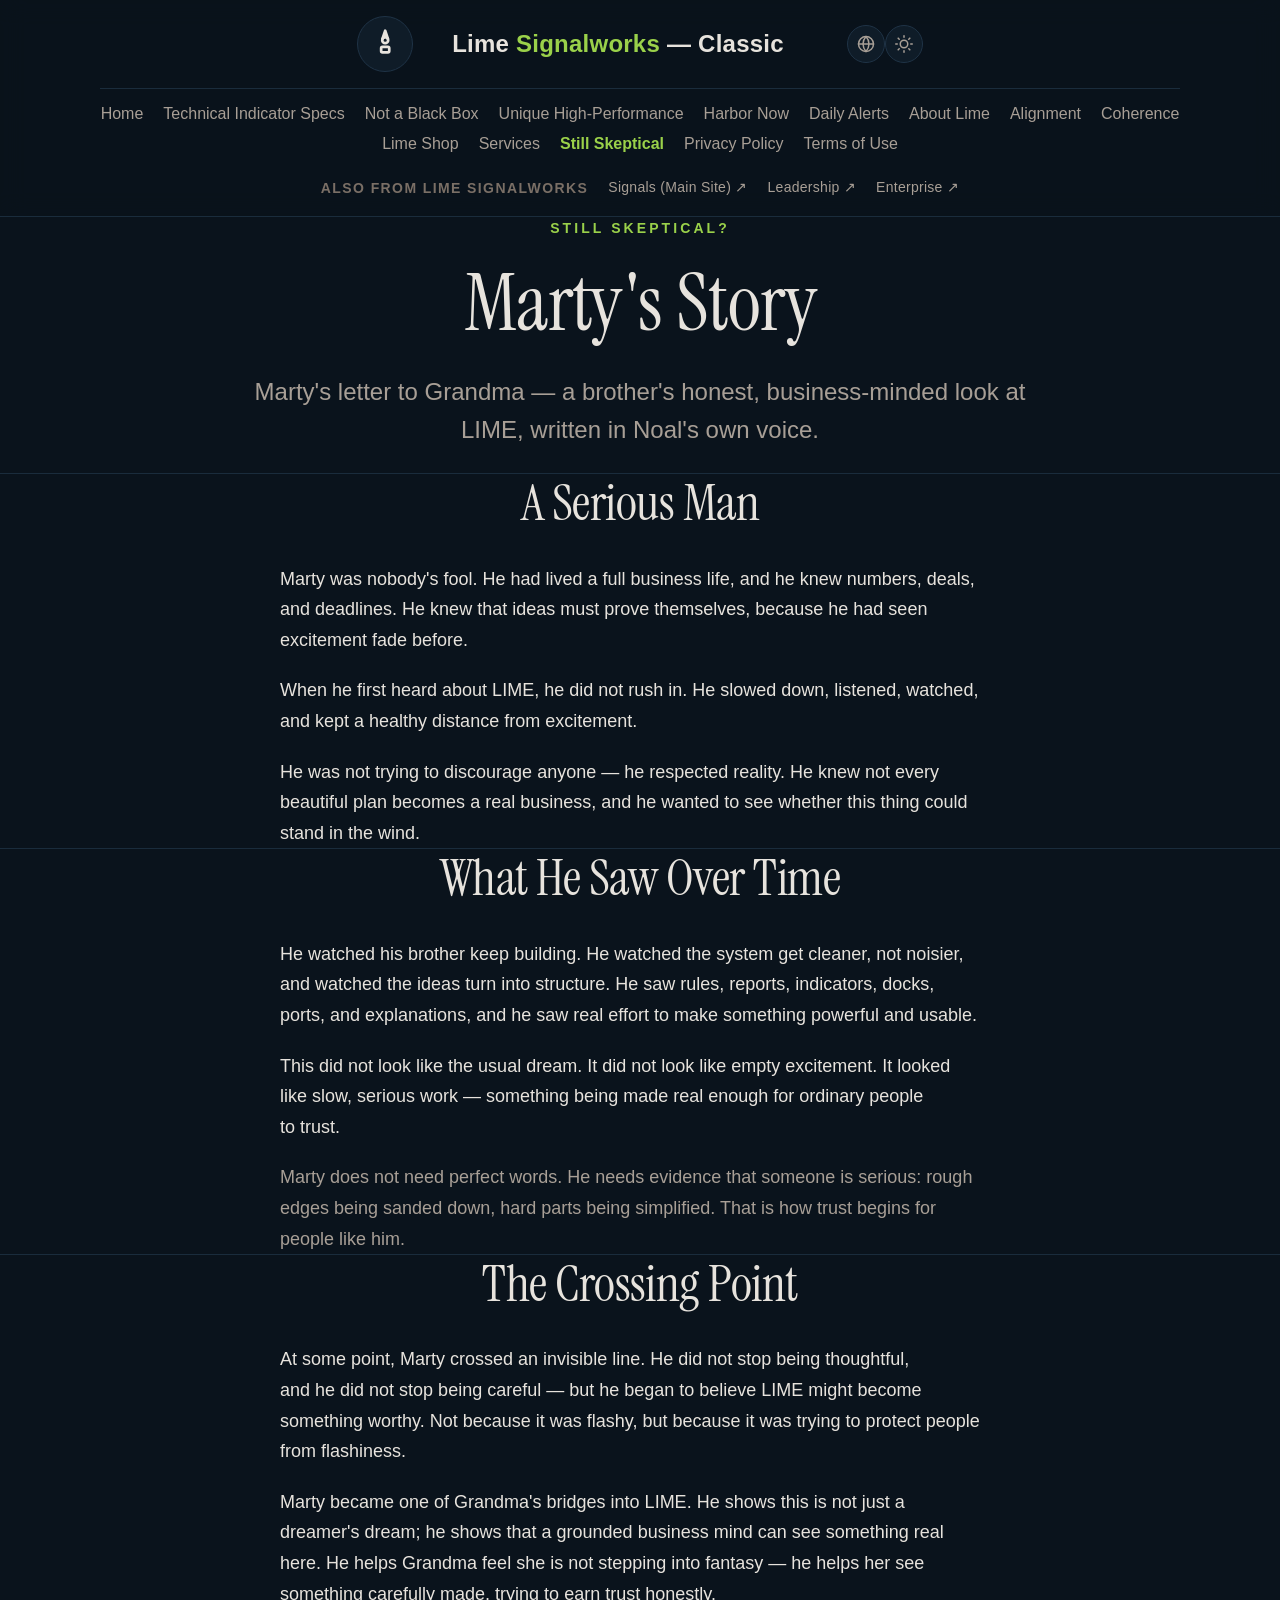
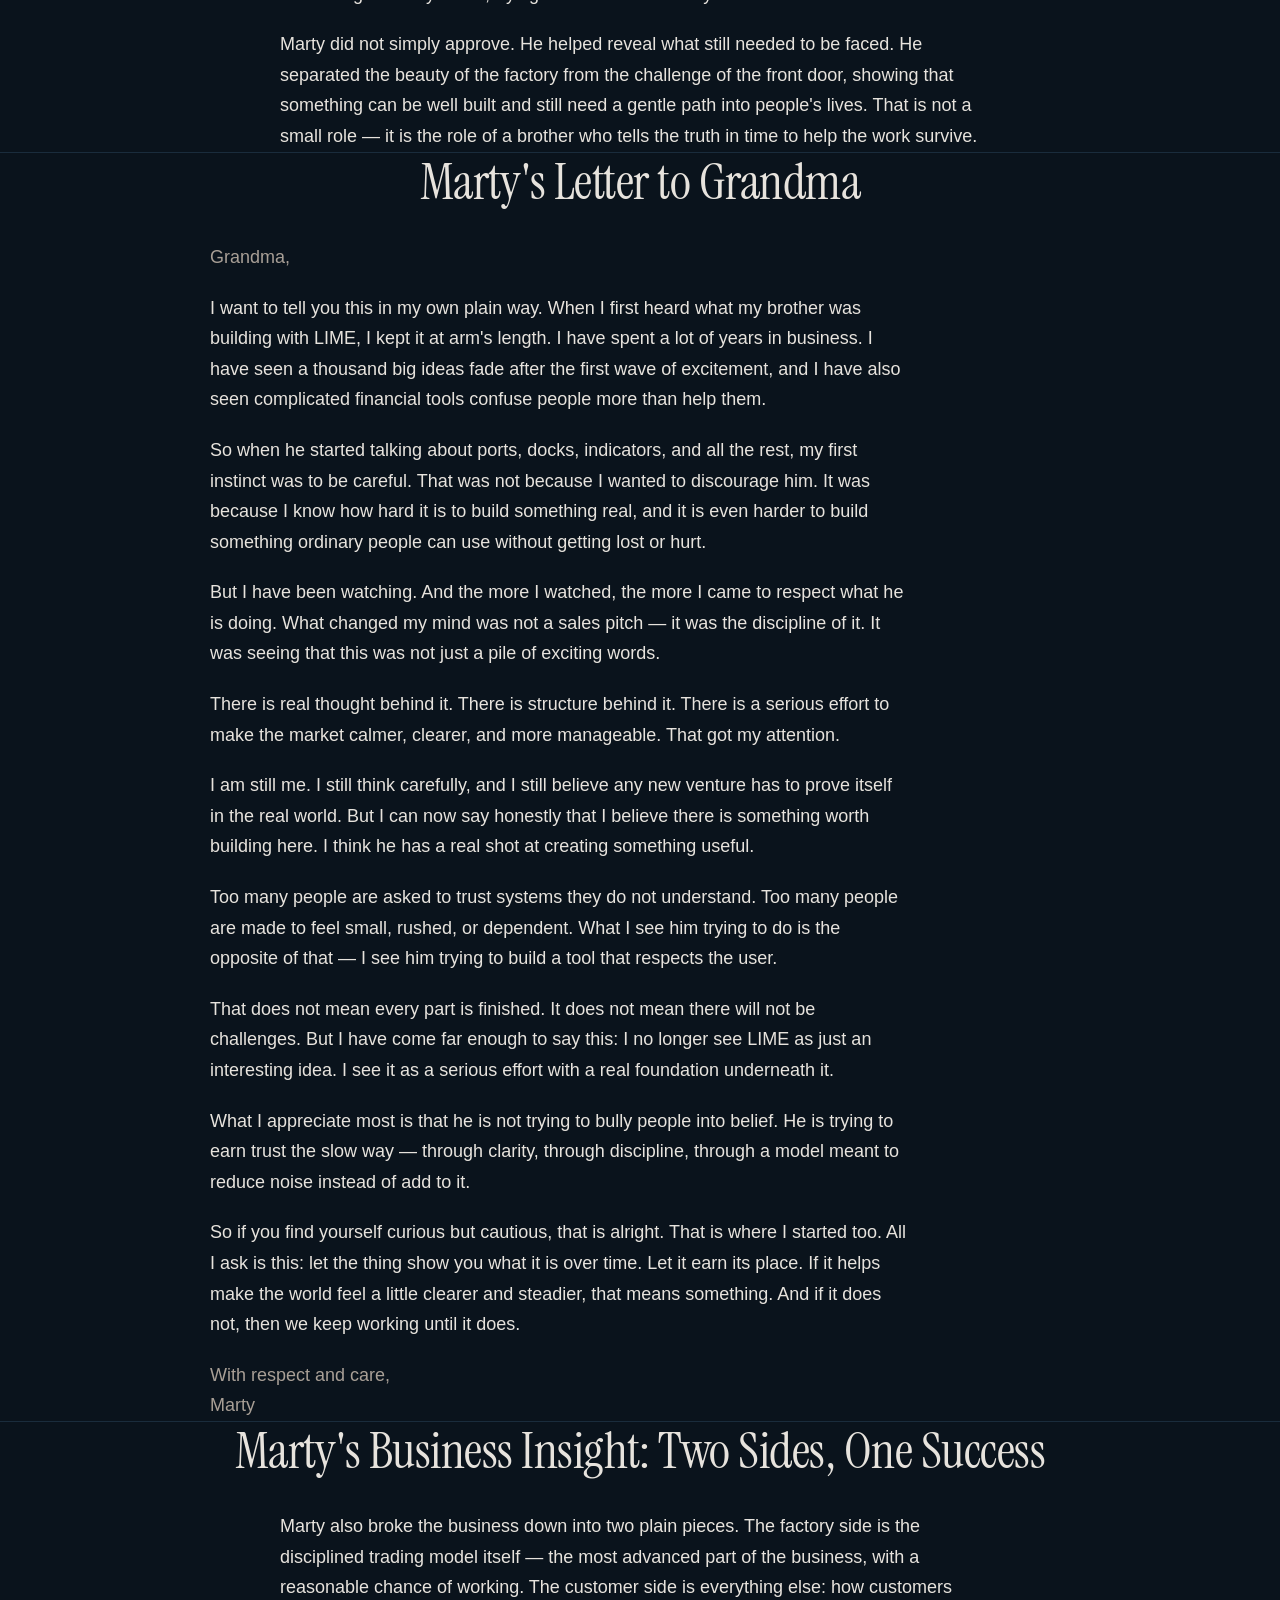
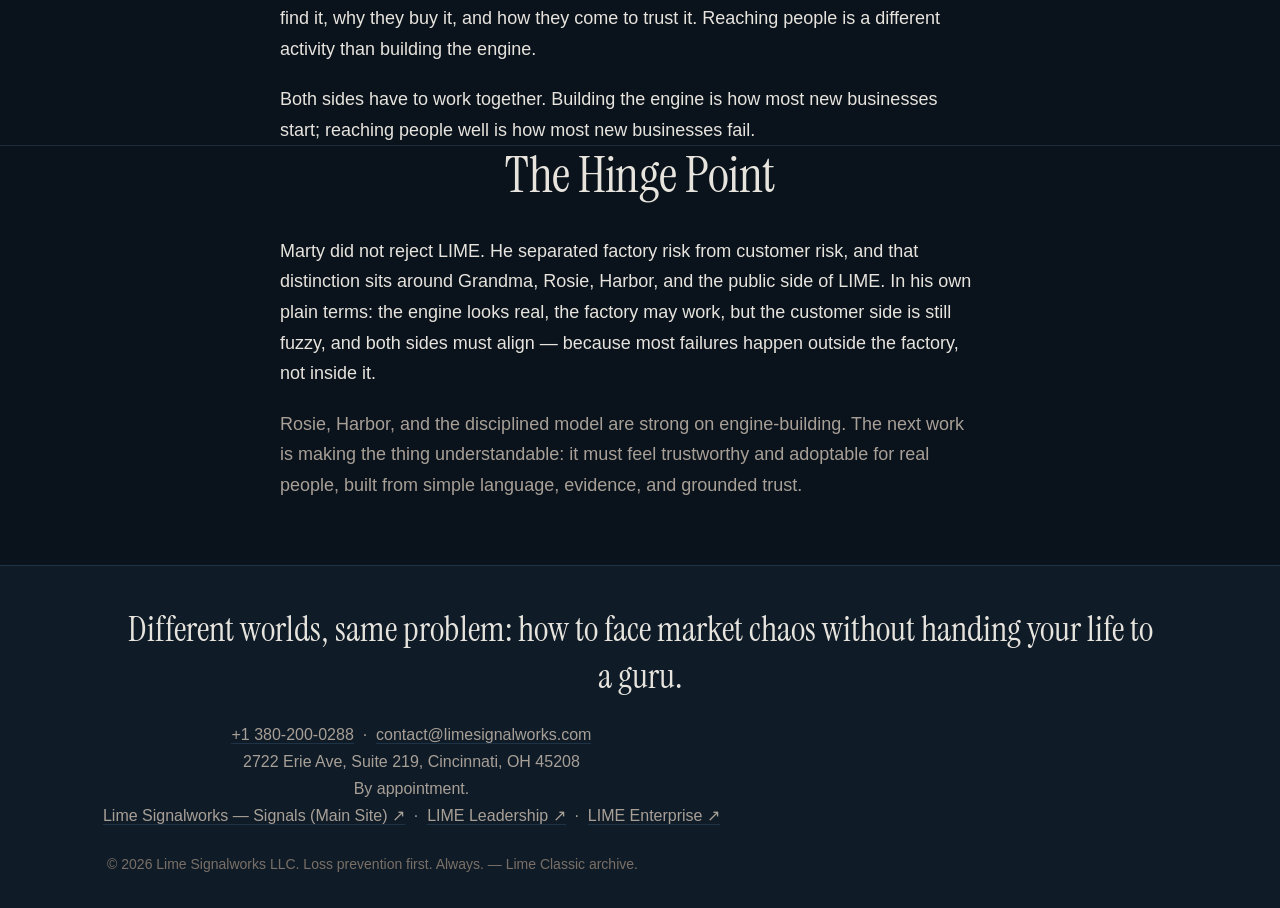
<file: still-skeptical.html>
<!DOCTYPE html>
<html lang="en" data-theme="dark">
<head>
<meta charset="UTF-8">
<meta name="viewport" content="width=device-width, initial-scale=1.0">
<title>Still Skeptical · Lime Signalworks Classic</title>
<meta name="description" content="Still Skeptical: Marty's letter to Grandma, a brother's honest business-minded look at LIME, in Noal's own voice.">
<link rel="canonical" href="https://classic.limesignalworks.com/still-skeptical.html">
<link rel="stylesheet" href="assets/style.css">
<link rel="preconnect" href="https://fonts.googleapis.com">
<link rel="preconnect" href="https://fonts.gstatic.com" crossorigin>
<link href="https://fonts.googleapis.com/css2?family=Instrument+Serif:ital@0;1&display=swap" rel="stylesheet">
<link href="https://api.fontshare.com/v2/css?f[]=general-sans@300,400,500,600,700&display=swap" rel="stylesheet">
</head>
<body>
<header>
  <div class="wrap hdr">
    <a class="brand" href="index.html" aria-label="Lime Signalworks Classic home">
      <span class="brand-mark"><svg viewBox="0 0 24 24" fill="none" stroke="currentColor" stroke-width="2" stroke-linecap="round" stroke-linejoin="round" aria-hidden="true"><path d="M12 2 L14 8 L12 6 L10 8 Z"/><rect x="9" y="14" width="6" height="4" rx="1"/><circle cx="12" cy="9" r="2.2"/></svg></span>
      <span class="word">Lime&nbsp;<b>Signalworks</b> &mdash; Classic</span>
    </a>
    <div class="hdr-actions">
      <div class="hdr-tools">
        <button class="icon-btn" data-translate aria-label="Translate this page">
          <svg width="18" height="18" viewBox="0 0 24 24" fill="none" stroke="currentColor" stroke-width="2" stroke-linecap="round" stroke-linejoin="round"><circle cx="12" cy="12" r="10"/><path d="M2 12h20M12 2a15.3 15.3 0 0 1 4 10 15.3 15.3 0 0 1-4 10 15.3 15.3 0 0 1-4-10 15.3 15.3 0 0 1 4-10z"/></svg>
        </button>
        <button class="icon-btn" data-theme-toggle aria-label="Switch theme">
          <svg width="18" height="18" viewBox="0 0 24 24" fill="none" stroke="currentColor" stroke-width="2" stroke-linecap="round" stroke-linejoin="round"><circle cx="12" cy="12" r="5"/><path d="M12 1v2M12 21v2M4.22 4.22l1.42 1.42M18.36 18.36l1.42 1.42M1 12h2M21 12h2M4.22 19.78l1.42-1.42M18.36 5.64l1.42-1.42"/></svg>
        </button>
      </div>
    </div>
  </div>
  <nav class="site-nav wrap" aria-label="Lime Classic pages">
      <a href="index.html">Home</a>
      <a href="technical-indicator-specs.html">Technical Indicator Specs</a>
      <a href="not-a-black-box.html">Not a Black Box</a>
      <a href="unique-high-performance.html">Unique High-Performance</a>
      <a href="harbor-now.html">Harbor Now</a>
      <a href="daily-alerts.html">Daily Alerts</a>
      <a href="about-lime.html">About Lime</a>
      <a href="alignment.html">Alignment</a>
      <a href="coherence.html">Coherence</a>
      <a href="lime-shop.html">Lime Shop</a>
      <a href="services.html">Services</a>
      <a href="still-skeptical.html" aria-current="page">Still Skeptical</a>
      <a href="privacy-policy.html">Privacy Policy</a>
      <a href="terms-of-use.html">Terms of Use</a>
  </nav>
  <div class="sibling-nav wrap" aria-label="Other Lime Signalworks sites">
    <span class="sibling-label">Also from Lime Signalworks</span>
    <a href="https://signals.limesignalworks.com" target="_blank" rel="noopener">Signals (Main Site) &#8599;</a>
    <a href="https://leadership.limesignalworks.com" target="_blank" rel="noopener">Leadership &#8599;</a>
    <a href="https://lime-enterprise-web.vercel.app" target="_blank" rel="noopener">Enterprise &#8599;</a>
  </div>
</header>
<main>

  <section class="hero sec-plain">
    <div class="wrap">
      <div class="kicker">Still Skeptical?</div>
      <h1>Marty's Story</h1>
      <p class="lede">Marty's letter to Grandma &mdash; a brother's honest, business-minded look at LIME, written in Noal's own voice.</p>
    </div>
  </section>

  <section class="sec-plain">
    <div class="wrap">
      <div class="sec-bar"><h2>A Serious Man</h2></div>
      <div class="sec-body">
        <p>Marty was nobody's fool. He had lived a full business life, and he knew numbers, deals, and deadlines. He knew that ideas must prove themselves, because he had seen excitement fade before.</p>
        <p>When he first heard about LIME, he did not rush in. He slowed down, listened, watched, and kept a healthy distance from excitement.</p>
        <p>He was not trying to discourage anyone &mdash; he respected reality. He knew not every beautiful plan becomes a real business, and he wanted to see whether this thing could stand in the wind.</p>
      </div>
    </div>
  </section>

  <section class="sec-plain">
    <div class="wrap">
      <div class="sec-bar"><h2>What He Saw Over Time</h2></div>
      <div class="sec-body">
        <p>He watched his brother keep building. He watched the system get cleaner, not noisier, and watched the ideas turn into structure. He saw rules, reports, indicators, docks, ports, and explanations, and he saw real effort to make something powerful and usable.</p>
        <p>This did not look like the usual dream. It did not look like empty excitement. It looked like slow, serious work &mdash; something being made real enough for ordinary people to trust.</p>
        <p class="muted">Marty does not need perfect words. He needs evidence that someone is serious: rough edges being sanded down, hard parts being simplified. That is how trust begins for people like him.</p>
      </div>
    </div>
  </section>

  <section class="sec-plain">
    <div class="wrap">
      <div class="sec-bar"><h2>The Crossing Point</h2></div>
      <div class="sec-body">
        <p>At some point, Marty crossed an invisible line. He did not stop being thoughtful, and he did not stop being careful &mdash; but he began to believe LIME might become something worthy. Not because it was flashy, but because it was trying to protect people from flashiness.</p>
        <p>Marty became one of Grandma's bridges into LIME. He shows this is not just a dreamer's dream; he shows that a grounded business mind can see something real here. He helps Grandma feel she is not stepping into fantasy &mdash; he helps her see something carefully made, trying to earn trust honestly.</p>
        <p>Marty did not simply approve. He helped reveal what still needed to be faced. He separated the beauty of the factory from the challenge of the front door, showing that something can be well built and still need a gentle path into people's lives. That is not a small role &mdash; it is the role of a brother who tells the truth in time to help the work survive.</p>
      </div>
    </div>
  </section>

  <section class="sec-plain">
    <div class="wrap">
      <div class="sec-bar"><h2>Marty's Letter to Grandma</h2></div>
      <div class="sec-body wide">
        <p class="muted">Grandma,</p>
        <p>I want to tell you this in my own plain way. When I first heard what my brother was building with LIME, I kept it at arm's length. I have spent a lot of years in business. I have seen a thousand big ideas fade after the first wave of excitement, and I have also seen complicated financial tools confuse people more than help them.</p>
        <p>So when he started talking about ports, docks, indicators, and all the rest, my first instinct was to be careful. That was not because I wanted to discourage him. It was because I know how hard it is to build something real, and it is even harder to build something ordinary people can use without getting lost or hurt.</p>
        <p>But I have been watching. And the more I watched, the more I came to respect what he is doing. What changed my mind was not a sales pitch &mdash; it was the discipline of it. It was seeing that this was not just a pile of exciting words.</p>
        <p>There is real thought behind it. There is structure behind it. There is a serious effort to make the market calmer, clearer, and more manageable. That got my attention.</p>
        <p>I am still me. I still think carefully, and I still believe any new venture has to prove itself in the real world. But I can now say honestly that I believe there is something worth building here. I think he has a real shot at creating something useful.</p>
        <p>Too many people are asked to trust systems they do not understand. Too many people are made to feel small, rushed, or dependent. What I see him trying to do is the opposite of that &mdash; I see him trying to build a tool that respects the user.</p>
        <p>That does not mean every part is finished. It does not mean there will not be challenges. But I have come far enough to say this: I no longer see LIME as just an interesting idea. I see it as a serious effort with a real foundation underneath it.</p>
        <p>What I appreciate most is that he is not trying to bully people into belief. He is trying to earn trust the slow way &mdash; through clarity, through discipline, through a model meant to reduce noise instead of add to it.</p>
        <p>So if you find yourself curious but cautious, that is alright. That is where I started too. All I ask is this: let the thing show you what it is over time. Let it earn its place. If it helps make the world feel a little clearer and steadier, that means something. And if it does not, then we keep working until it does.</p>
        <p class="muted">With respect and care,<br>Marty</p>
      </div>
    </div>
  </section>

  <section class="sec-plain">
    <div class="wrap">
      <div class="sec-bar"><h2>Marty's Business Insight: Two Sides, One Success</h2></div>
      <div class="sec-body">
        <p>Marty also broke the business down into two plain pieces. The factory side is the disciplined trading model itself &mdash; the most advanced part of the business, with a reasonable chance of working. The customer side is everything else: how customers find it, why they buy it, and how they come to trust it. Reaching people is a different activity than building the engine.</p>
        <p>Both sides have to work together. Building the engine is how most new businesses start; reaching people well is how most new businesses fail.</p>
      </div>
    </div>
  </section>

  <section class="sec-plain">
    <div class="wrap">
      <div class="sec-bar"><h2>The Hinge Point</h2></div>
      <div class="sec-body">
        <p>Marty did not reject LIME. He separated factory risk from customer risk, and that distinction sits around Grandma, Rosie, Harbor, and the public side of LIME. In his own plain terms: the engine looks real, the factory may work, but the customer side is still fuzzy, and both sides must align &mdash; because most failures happen outside the factory, not inside it.</p>
        <p class="muted">Rosie, Harbor, and the disciplined model are strong on engine-building. The next work is making the thing understandable: it must feel trustworthy and adoptable for real people, built from simple language, evidence, and grounded trust.</p>
      </div>
    </div>
  </section>


</main>
<footer>
  <div class="wrap foot-wrap">
    <div class="foot">
      <p class="creed">Different worlds, same problem: how to face market chaos without handing your life to a guru.</p>
      <p class="meta">
        <a href="tel:+13802000288">+1 380-200-0288</a> &nbsp;&middot;&nbsp;
        <a href="mailto:contact@limesignalworks.com">contact@limesignalworks.com</a><br>
        2722 Erie Ave, Suite 219, Cincinnati, OH 45208<br>
        By appointment.
      </p>
      <p class="meta" aria-label="Other Lime Signalworks sites">
        <a href="https://signals.limesignalworks.com" target="_blank" rel="noopener">Lime Signalworks &mdash; Signals (Main Site) &#8599;</a> &nbsp;&middot;&nbsp;
        <a href="https://leadership.limesignalworks.com" target="_blank" rel="noopener">LIME Leadership &#8599;</a> &nbsp;&middot;&nbsp;
        <a href="https://lime-enterprise-web.vercel.app" target="_blank" rel="noopener">LIME Enterprise &#8599;</a>
      </p>
      <p class="copy">&copy; 2026 Lime Signalworks LLC. Loss prevention first. Always. &mdash; Lime Classic archive.</p>
    </div>
  </div>
</footer>
<script src="assets/site.js"></script>
</body>
</html>
</file>
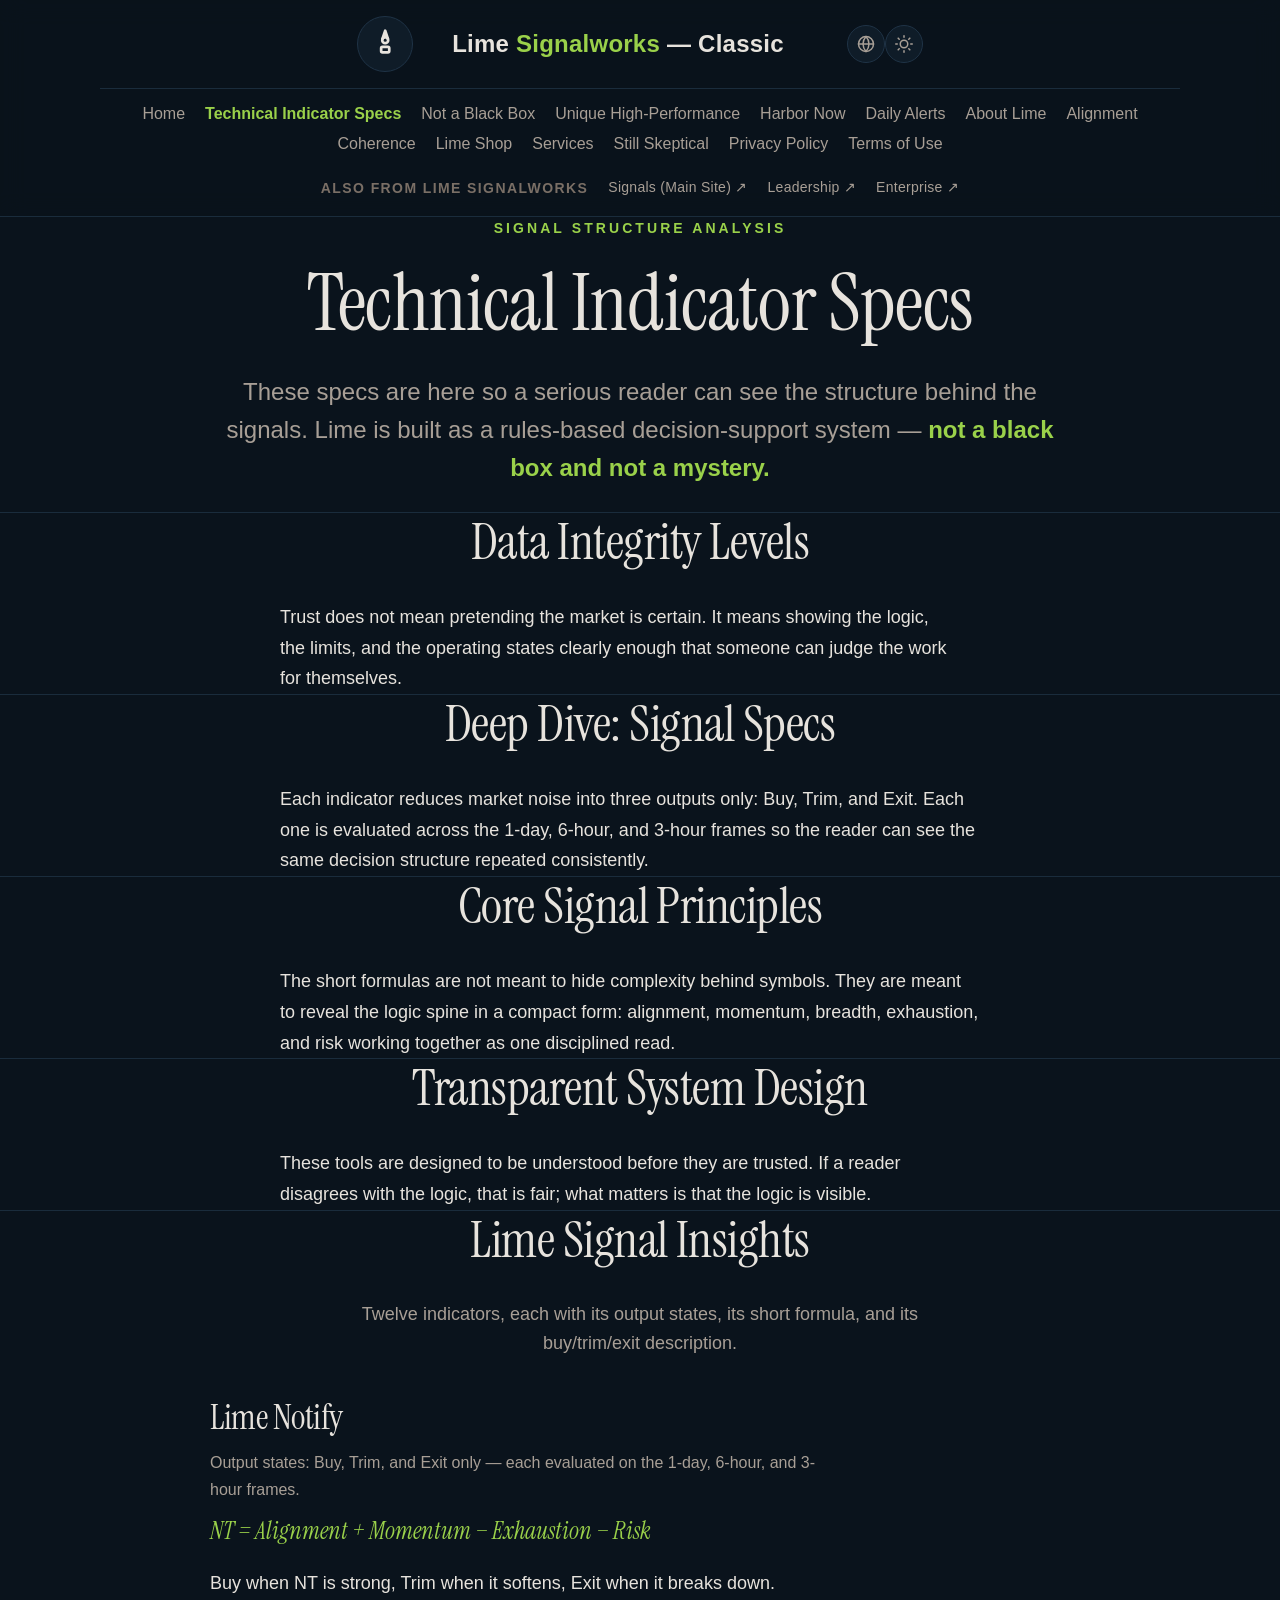
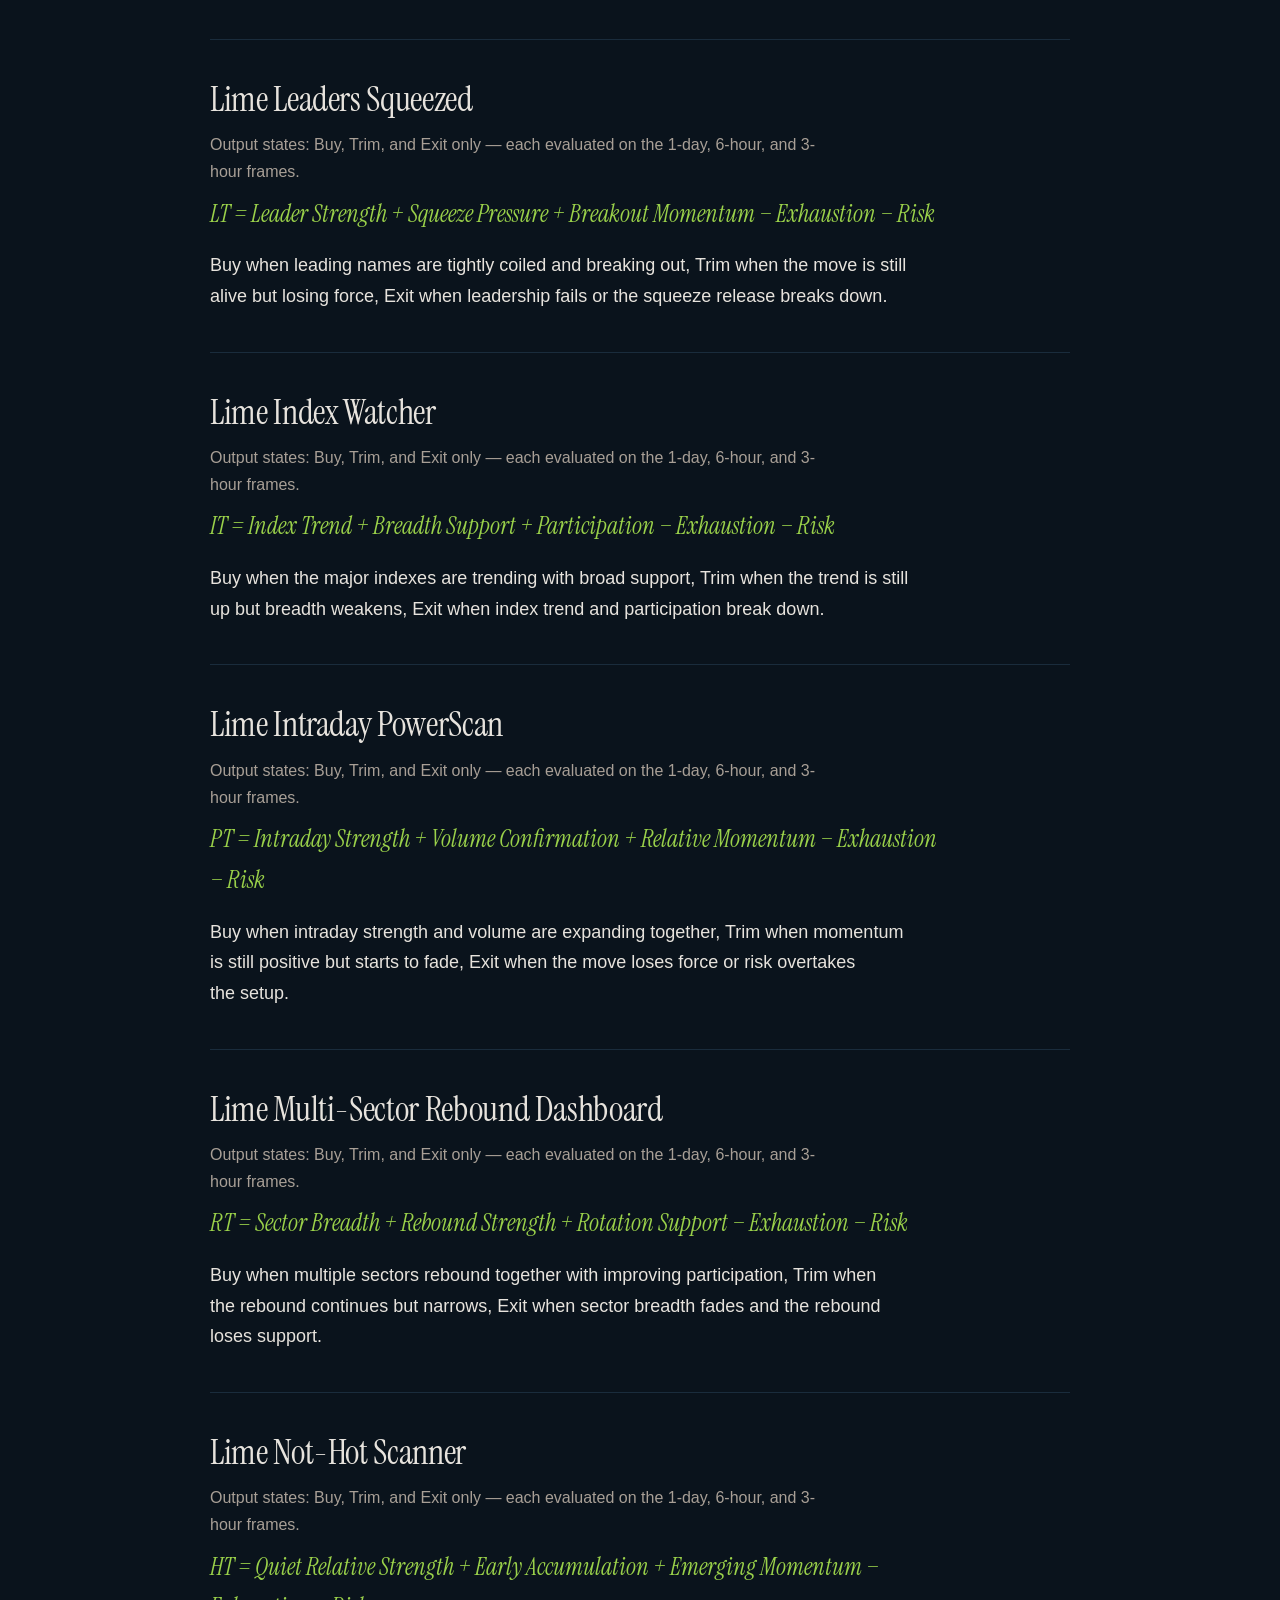
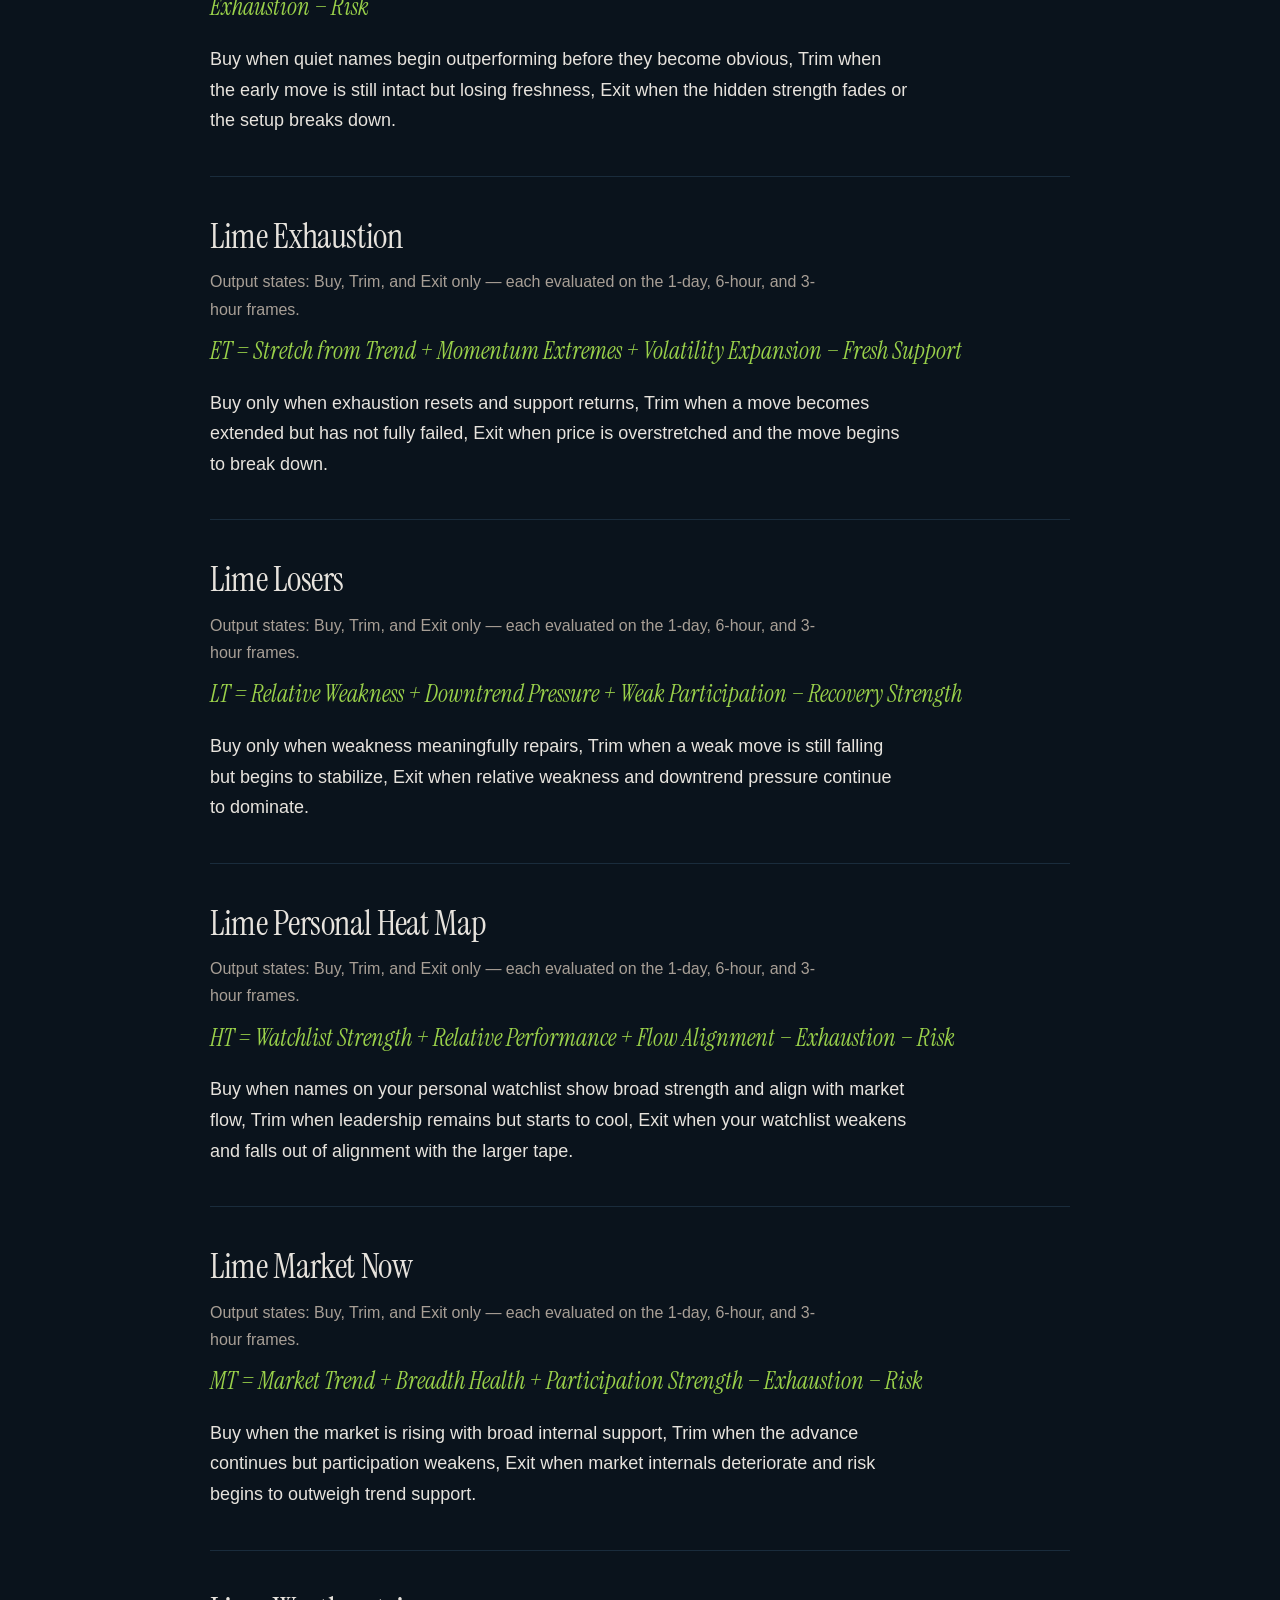
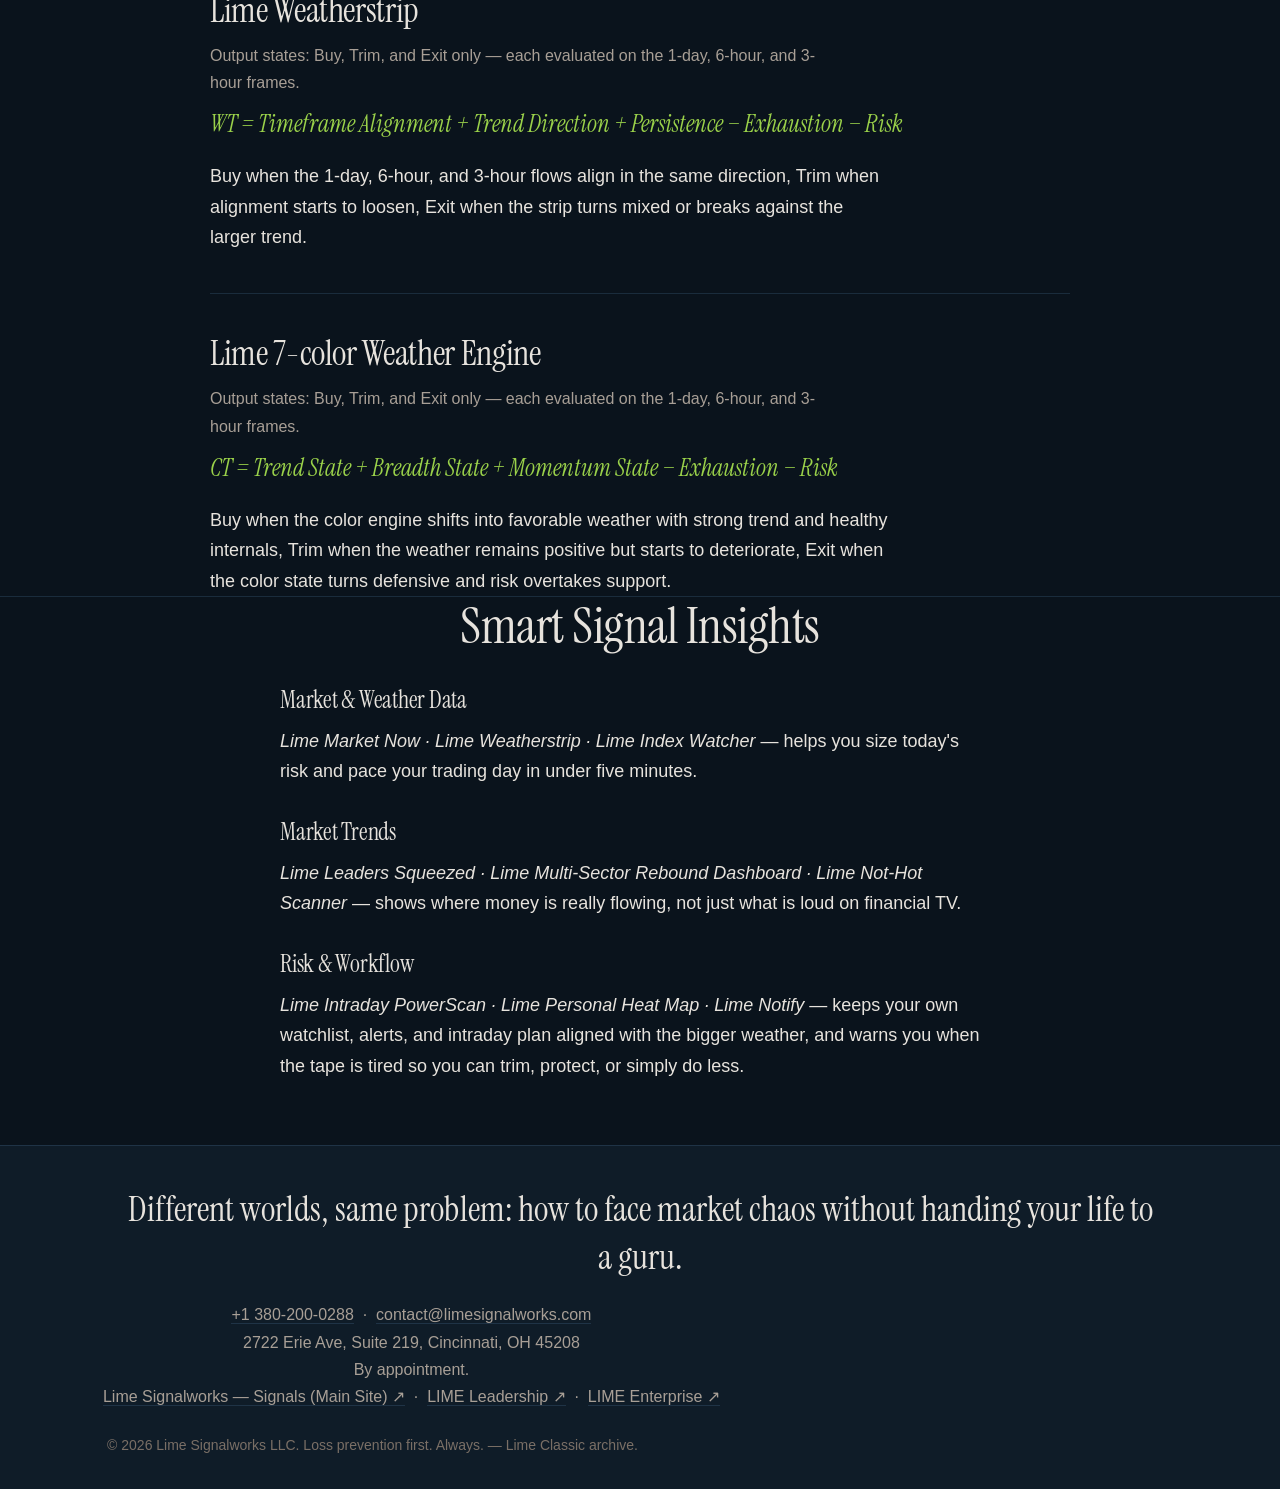
<file: technical-indicator-specs.html>
<!DOCTYPE html>
<html lang="en" data-theme="dark">
<head>
<meta charset="UTF-8">
<meta name="viewport" content="width=device-width, initial-scale=1.0">
<title>Technical Indicator Specs · Lime Signalworks Classic</title>
<meta name="description" content="All 12 Lime indicator formulas and output states, transcribed faithfully from the original Lime Signalworks specs.">
<link rel="canonical" href="https://classic.limesignalworks.com/technical-indicator-specs.html">
<link rel="stylesheet" href="assets/style.css">
<link rel="preconnect" href="https://fonts.googleapis.com">
<link rel="preconnect" href="https://fonts.gstatic.com" crossorigin>
<link href="https://fonts.googleapis.com/css2?family=Instrument+Serif:ital@0;1&display=swap" rel="stylesheet">
<link href="https://api.fontshare.com/v2/css?f[]=general-sans@300,400,500,600,700&display=swap" rel="stylesheet">
</head>
<body>
<header>
  <div class="wrap hdr">
    <a class="brand" href="index.html" aria-label="Lime Signalworks Classic home">
      <span class="brand-mark"><svg viewBox="0 0 24 24" fill="none" stroke="currentColor" stroke-width="2" stroke-linecap="round" stroke-linejoin="round" aria-hidden="true"><path d="M12 2 L14 8 L12 6 L10 8 Z"/><rect x="9" y="14" width="6" height="4" rx="1"/><circle cx="12" cy="9" r="2.2"/></svg></span>
      <span class="word">Lime&nbsp;<b>Signalworks</b> &mdash; Classic</span>
    </a>
    <div class="hdr-actions">
      <div class="hdr-tools">
        <button class="icon-btn" data-translate aria-label="Translate this page">
          <svg width="18" height="18" viewBox="0 0 24 24" fill="none" stroke="currentColor" stroke-width="2" stroke-linecap="round" stroke-linejoin="round"><circle cx="12" cy="12" r="10"/><path d="M2 12h20M12 2a15.3 15.3 0 0 1 4 10 15.3 15.3 0 0 1-4 10 15.3 15.3 0 0 1-4-10 15.3 15.3 0 0 1 4-10z"/></svg>
        </button>
        <button class="icon-btn" data-theme-toggle aria-label="Switch theme">
          <svg width="18" height="18" viewBox="0 0 24 24" fill="none" stroke="currentColor" stroke-width="2" stroke-linecap="round" stroke-linejoin="round"><circle cx="12" cy="12" r="5"/><path d="M12 1v2M12 21v2M4.22 4.22l1.42 1.42M18.36 18.36l1.42 1.42M1 12h2M21 12h2M4.22 19.78l1.42-1.42M18.36 5.64l1.42-1.42"/></svg>
        </button>
      </div>
    </div>
  </div>
  <nav class="site-nav wrap" aria-label="Lime Classic pages">
      <a href="index.html">Home</a>
      <a href="technical-indicator-specs.html" aria-current="page">Technical Indicator Specs</a>
      <a href="not-a-black-box.html">Not a Black Box</a>
      <a href="unique-high-performance.html">Unique High-Performance</a>
      <a href="harbor-now.html">Harbor Now</a>
      <a href="daily-alerts.html">Daily Alerts</a>
      <a href="about-lime.html">About Lime</a>
      <a href="alignment.html">Alignment</a>
      <a href="coherence.html">Coherence</a>
      <a href="lime-shop.html">Lime Shop</a>
      <a href="services.html">Services</a>
      <a href="still-skeptical.html">Still Skeptical</a>
      <a href="privacy-policy.html">Privacy Policy</a>
      <a href="terms-of-use.html">Terms of Use</a>
  </nav>
  <div class="sibling-nav wrap" aria-label="Other Lime Signalworks sites">
    <span class="sibling-label">Also from Lime Signalworks</span>
    <a href="https://signals.limesignalworks.com" target="_blank" rel="noopener">Signals (Main Site) &#8599;</a>
    <a href="https://leadership.limesignalworks.com" target="_blank" rel="noopener">Leadership &#8599;</a>
    <a href="https://lime-enterprise-web.vercel.app" target="_blank" rel="noopener">Enterprise &#8599;</a>
  </div>
</header>
<main>

  <section class="hero sec-plain">
    <div class="wrap">
      <div class="kicker">Signal Structure Analysis</div>
      <h1>Technical Indicator Specs</h1>
      <p class="lede">These specs are here so a serious reader can see the structure behind the signals. Lime is built as a rules-based decision-support system &mdash; <strong>not a black box and not a mystery.</strong></p>
    </div>
  </section>

  <section class="sec-plain">
    <div class="wrap">
      <div class="sec-bar"><h2>Data Integrity Levels</h2></div>
      <div class="sec-body">
        <p>Trust does not mean pretending the market is certain. It means showing the logic, the limits, and the operating states clearly enough that someone can judge the work for themselves.</p>
      </div>
    </div>
  </section>

  <section class="sec-plain">
    <div class="wrap">
      <div class="sec-bar"><h2>Deep Dive: Signal Specs</h2></div>
      <div class="sec-body">
        <p>Each indicator reduces market noise into three outputs only: Buy, Trim, and Exit. Each one is evaluated across the 1-day, 6-hour, and 3-hour frames so the reader can see the same decision structure repeated consistently.</p>
      </div>
    </div>
  </section>

  <section class="sec-plain">
    <div class="wrap">
      <div class="sec-bar"><h2>Core Signal Principles</h2></div>
      <div class="sec-body">
        <p>The short formulas are not meant to hide complexity behind symbols. They are meant to reveal the logic spine in a compact form: alignment, momentum, breadth, exhaustion, and risk working together as one disciplined read.</p>
      </div>
    </div>
  </section>

  <section class="sec-plain">
    <div class="wrap">
      <div class="sec-bar"><h2>Transparent System Design</h2></div>
      <div class="sec-body">
        <p>These tools are designed to be understood before they are trusted. If a reader disagrees with the logic, that is fair; what matters is that the logic is visible.</p>
      </div>
    </div>
  </section>

  <section class="sec-plain">
    <div class="wrap">
      <div class="sec-bar"><h2>Lime Signal Insights</h2></div>
      <p class="sec-sub">Twelve indicators, each with its output states, its short formula, and its buy/trim/exit description.</p>
      <div class="sec-body wide">

      <div class="indicator">
        <h3>Lime Notify</h3>
        <p class="ind-states">Output states: Buy, Trim, and Exit only &mdash; each evaluated on the 1-day, 6-hour, and 3-hour frames.</p>
        <p class="ind-formula">NT = Alignment + Momentum − Exhaustion − Risk</p>
        <p>Buy when NT is strong, Trim when it softens, Exit when it breaks down.</p>
      </div>

      <div class="indicator">
        <h3>Lime Leaders Squeezed</h3>
        <p class="ind-states">Output states: Buy, Trim, and Exit only &mdash; each evaluated on the 1-day, 6-hour, and 3-hour frames.</p>
        <p class="ind-formula">LT = Leader Strength + Squeeze Pressure + Breakout Momentum − Exhaustion − Risk</p>
        <p>Buy when leading names are tightly coiled and breaking out, Trim when the move is still alive but losing force, Exit when leadership fails or the squeeze release breaks down.</p>
      </div>

      <div class="indicator">
        <h3>Lime Index Watcher</h3>
        <p class="ind-states">Output states: Buy, Trim, and Exit only &mdash; each evaluated on the 1-day, 6-hour, and 3-hour frames.</p>
        <p class="ind-formula">IT = Index Trend + Breadth Support + Participation − Exhaustion − Risk</p>
        <p>Buy when the major indexes are trending with broad support, Trim when the trend is still up but breadth weakens, Exit when index trend and participation break down.</p>
      </div>

      <div class="indicator">
        <h3>Lime Intraday PowerScan</h3>
        <p class="ind-states">Output states: Buy, Trim, and Exit only &mdash; each evaluated on the 1-day, 6-hour, and 3-hour frames.</p>
        <p class="ind-formula">PT = Intraday Strength + Volume Confirmation + Relative Momentum − Exhaustion − Risk</p>
        <p>Buy when intraday strength and volume are expanding together, Trim when momentum is still positive but starts to fade, Exit when the move loses force or risk overtakes the setup.</p>
      </div>

      <div class="indicator">
        <h3>Lime Multi-Sector Rebound Dashboard</h3>
        <p class="ind-states">Output states: Buy, Trim, and Exit only &mdash; each evaluated on the 1-day, 6-hour, and 3-hour frames.</p>
        <p class="ind-formula">RT = Sector Breadth + Rebound Strength + Rotation Support − Exhaustion − Risk</p>
        <p>Buy when multiple sectors rebound together with improving participation, Trim when the rebound continues but narrows, Exit when sector breadth fades and the rebound loses support.</p>
      </div>

      <div class="indicator">
        <h3>Lime Not-Hot Scanner</h3>
        <p class="ind-states">Output states: Buy, Trim, and Exit only &mdash; each evaluated on the 1-day, 6-hour, and 3-hour frames.</p>
        <p class="ind-formula">HT = Quiet Relative Strength + Early Accumulation + Emerging Momentum − Exhaustion − Risk</p>
        <p>Buy when quiet names begin outperforming before they become obvious, Trim when the early move is still intact but losing freshness, Exit when the hidden strength fades or the setup breaks down.</p>
      </div>

      <div class="indicator">
        <h3>Lime Exhaustion</h3>
        <p class="ind-states">Output states: Buy, Trim, and Exit only &mdash; each evaluated on the 1-day, 6-hour, and 3-hour frames.</p>
        <p class="ind-formula">ET = Stretch from Trend + Momentum Extremes + Volatility Expansion − Fresh Support</p>
        <p>Buy only when exhaustion resets and support returns, Trim when a move becomes extended but has not fully failed, Exit when price is overstretched and the move begins to break down.</p>
      </div>

      <div class="indicator">
        <h3>Lime Losers</h3>
        <p class="ind-states">Output states: Buy, Trim, and Exit only &mdash; each evaluated on the 1-day, 6-hour, and 3-hour frames.</p>
        <p class="ind-formula">LT = Relative Weakness + Downtrend Pressure + Weak Participation − Recovery Strength</p>
        <p>Buy only when weakness meaningfully repairs, Trim when a weak move is still falling but begins to stabilize, Exit when relative weakness and downtrend pressure continue to dominate.</p>
      </div>

      <div class="indicator">
        <h3>Lime Personal Heat Map</h3>
        <p class="ind-states">Output states: Buy, Trim, and Exit only &mdash; each evaluated on the 1-day, 6-hour, and 3-hour frames.</p>
        <p class="ind-formula">HT = Watchlist Strength + Relative Performance + Flow Alignment − Exhaustion − Risk</p>
        <p>Buy when names on your personal watchlist show broad strength and align with market flow, Trim when leadership remains but starts to cool, Exit when your watchlist weakens and falls out of alignment with the larger tape.</p>
      </div>

      <div class="indicator">
        <h3>Lime Market Now</h3>
        <p class="ind-states">Output states: Buy, Trim, and Exit only &mdash; each evaluated on the 1-day, 6-hour, and 3-hour frames.</p>
        <p class="ind-formula">MT = Market Trend + Breadth Health + Participation Strength − Exhaustion − Risk</p>
        <p>Buy when the market is rising with broad internal support, Trim when the advance continues but participation weakens, Exit when market internals deteriorate and risk begins to outweigh trend support.</p>
      </div>

      <div class="indicator">
        <h3>Lime Weatherstrip</h3>
        <p class="ind-states">Output states: Buy, Trim, and Exit only &mdash; each evaluated on the 1-day, 6-hour, and 3-hour frames.</p>
        <p class="ind-formula">WT = Timeframe Alignment + Trend Direction + Persistence − Exhaustion − Risk</p>
        <p>Buy when the 1-day, 6-hour, and 3-hour flows align in the same direction, Trim when alignment starts to loosen, Exit when the strip turns mixed or breaks against the larger trend.</p>
      </div>

      <div class="indicator">
        <h3>Lime 7-color Weather Engine</h3>
        <p class="ind-states">Output states: Buy, Trim, and Exit only &mdash; each evaluated on the 1-day, 6-hour, and 3-hour frames.</p>
        <p class="ind-formula">CT = Trend State + Breadth State + Momentum State − Exhaustion − Risk</p>
        <p>Buy when the color engine shifts into favorable weather with strong trend and healthy internals, Trim when the weather remains positive but starts to deteriorate, Exit when the color state turns defensive and risk overtakes support.</p>
      </div>
      </div>
    </div>
  </section>

  <section class="sec-plain">
    <div class="wrap">
      <div class="sec-bar"><h2>Smart Signal Insights</h2></div>
      <div class="sec-body">
        <h3>Market &amp; Weather Data</h3>
        <p><em>Lime Market Now &middot; Lime Weatherstrip &middot; Lime Index Watcher</em> &mdash; helps you size today's risk and pace your trading day in under five minutes.</p>
        <h3>Market Trends</h3>
        <p><em>Lime Leaders Squeezed &middot; Lime Multi-Sector Rebound Dashboard &middot; Lime Not-Hot Scanner</em> &mdash; shows where money is really flowing, not just what is loud on financial TV.</p>
        <h3>Risk &amp; Workflow</h3>
        <p><em>Lime Intraday PowerScan &middot; Lime Personal Heat Map &middot; Lime Notify</em> &mdash; keeps your own watchlist, alerts, and intraday plan aligned with the bigger weather, and warns you when the tape is tired so you can trim, protect, or simply do less.</p>
      </div>
    </div>
  </section>

</main>
<footer>
  <div class="wrap foot-wrap">
    <div class="foot">
      <p class="creed">Different worlds, same problem: how to face market chaos without handing your life to a guru.</p>
      <p class="meta">
        <a href="tel:+13802000288">+1 380-200-0288</a> &nbsp;&middot;&nbsp;
        <a href="mailto:contact@limesignalworks.com">contact@limesignalworks.com</a><br>
        2722 Erie Ave, Suite 219, Cincinnati, OH 45208<br>
        By appointment.
      </p>
      <p class="meta" aria-label="Other Lime Signalworks sites">
        <a href="https://signals.limesignalworks.com" target="_blank" rel="noopener">Lime Signalworks &mdash; Signals (Main Site) &#8599;</a> &nbsp;&middot;&nbsp;
        <a href="https://leadership.limesignalworks.com" target="_blank" rel="noopener">LIME Leadership &#8599;</a> &nbsp;&middot;&nbsp;
        <a href="https://lime-enterprise-web.vercel.app" target="_blank" rel="noopener">LIME Enterprise &#8599;</a>
      </p>
      <p class="copy">&copy; 2026 Lime Signalworks LLC. Loss prevention first. Always. &mdash; Lime Classic archive.</p>
    </div>
  </div>
</footer>
<script src="assets/site.js"></script>
</body>
</html>
</file>
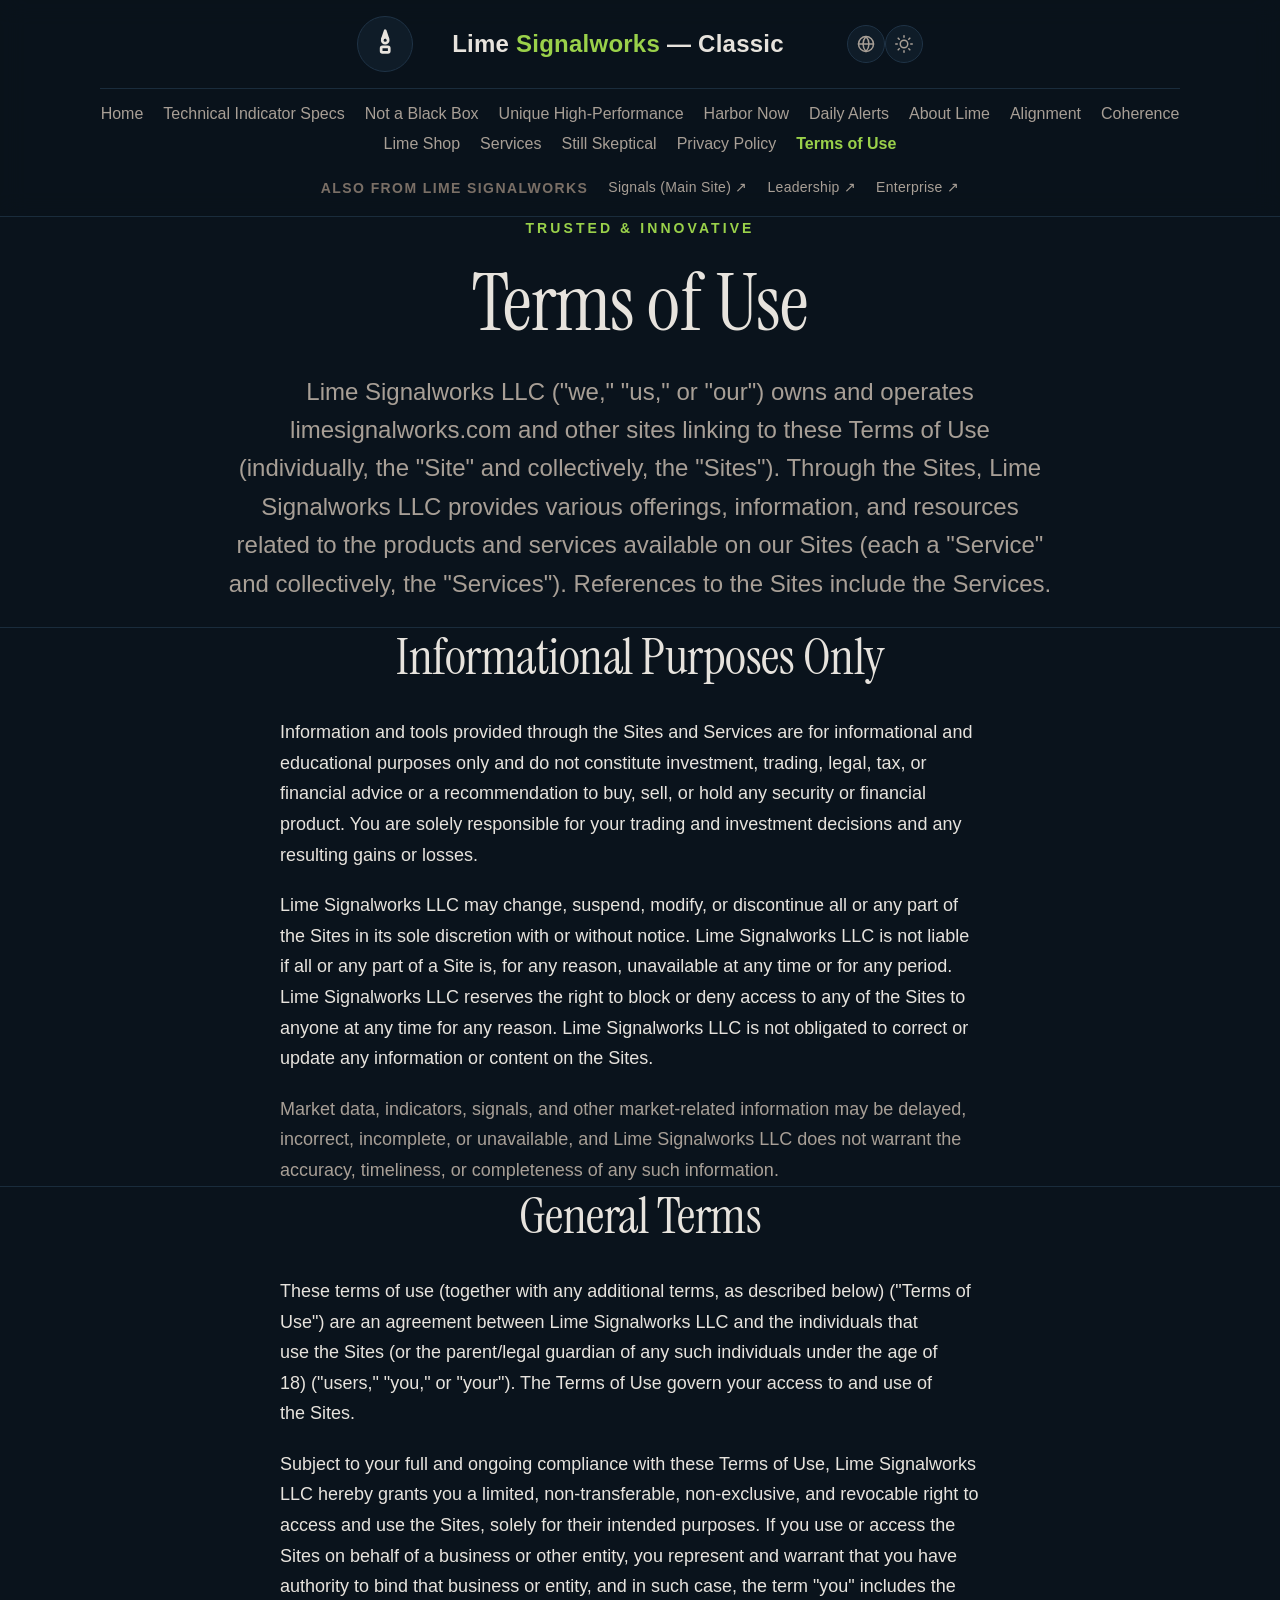
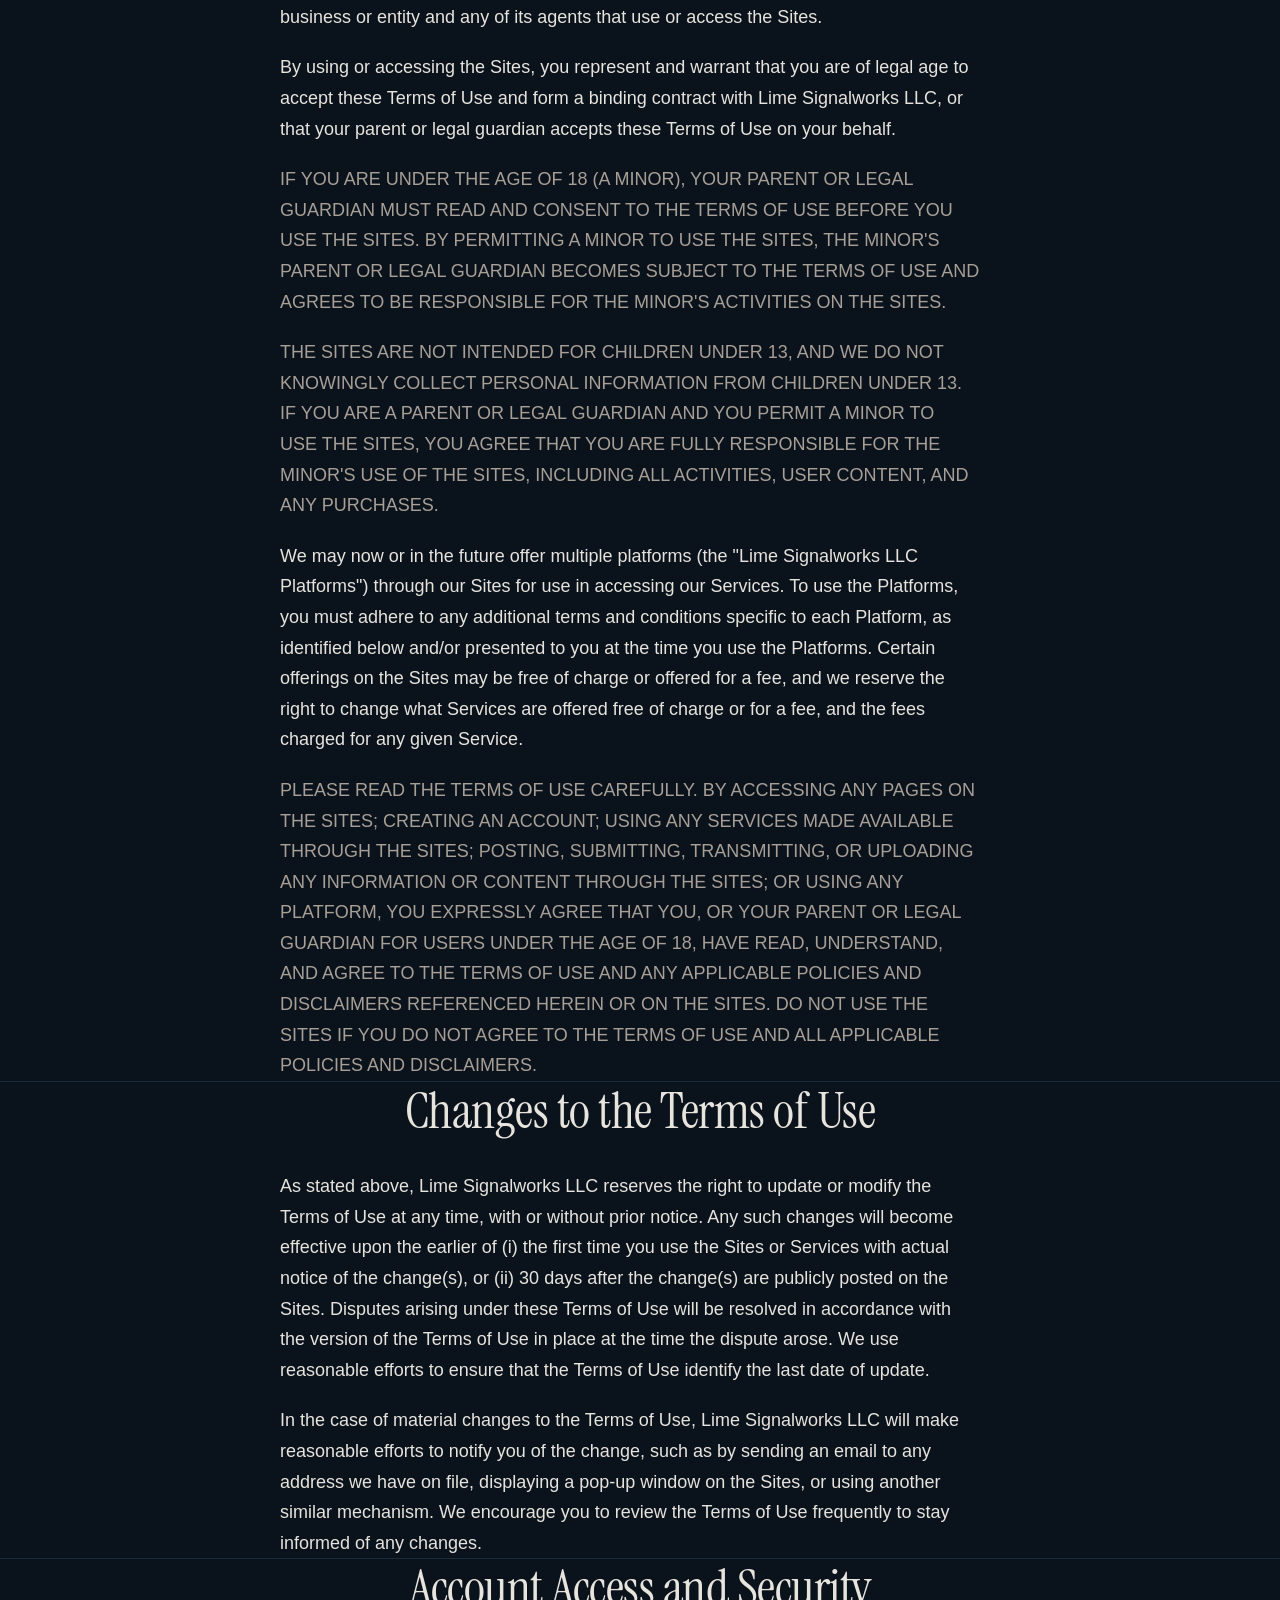
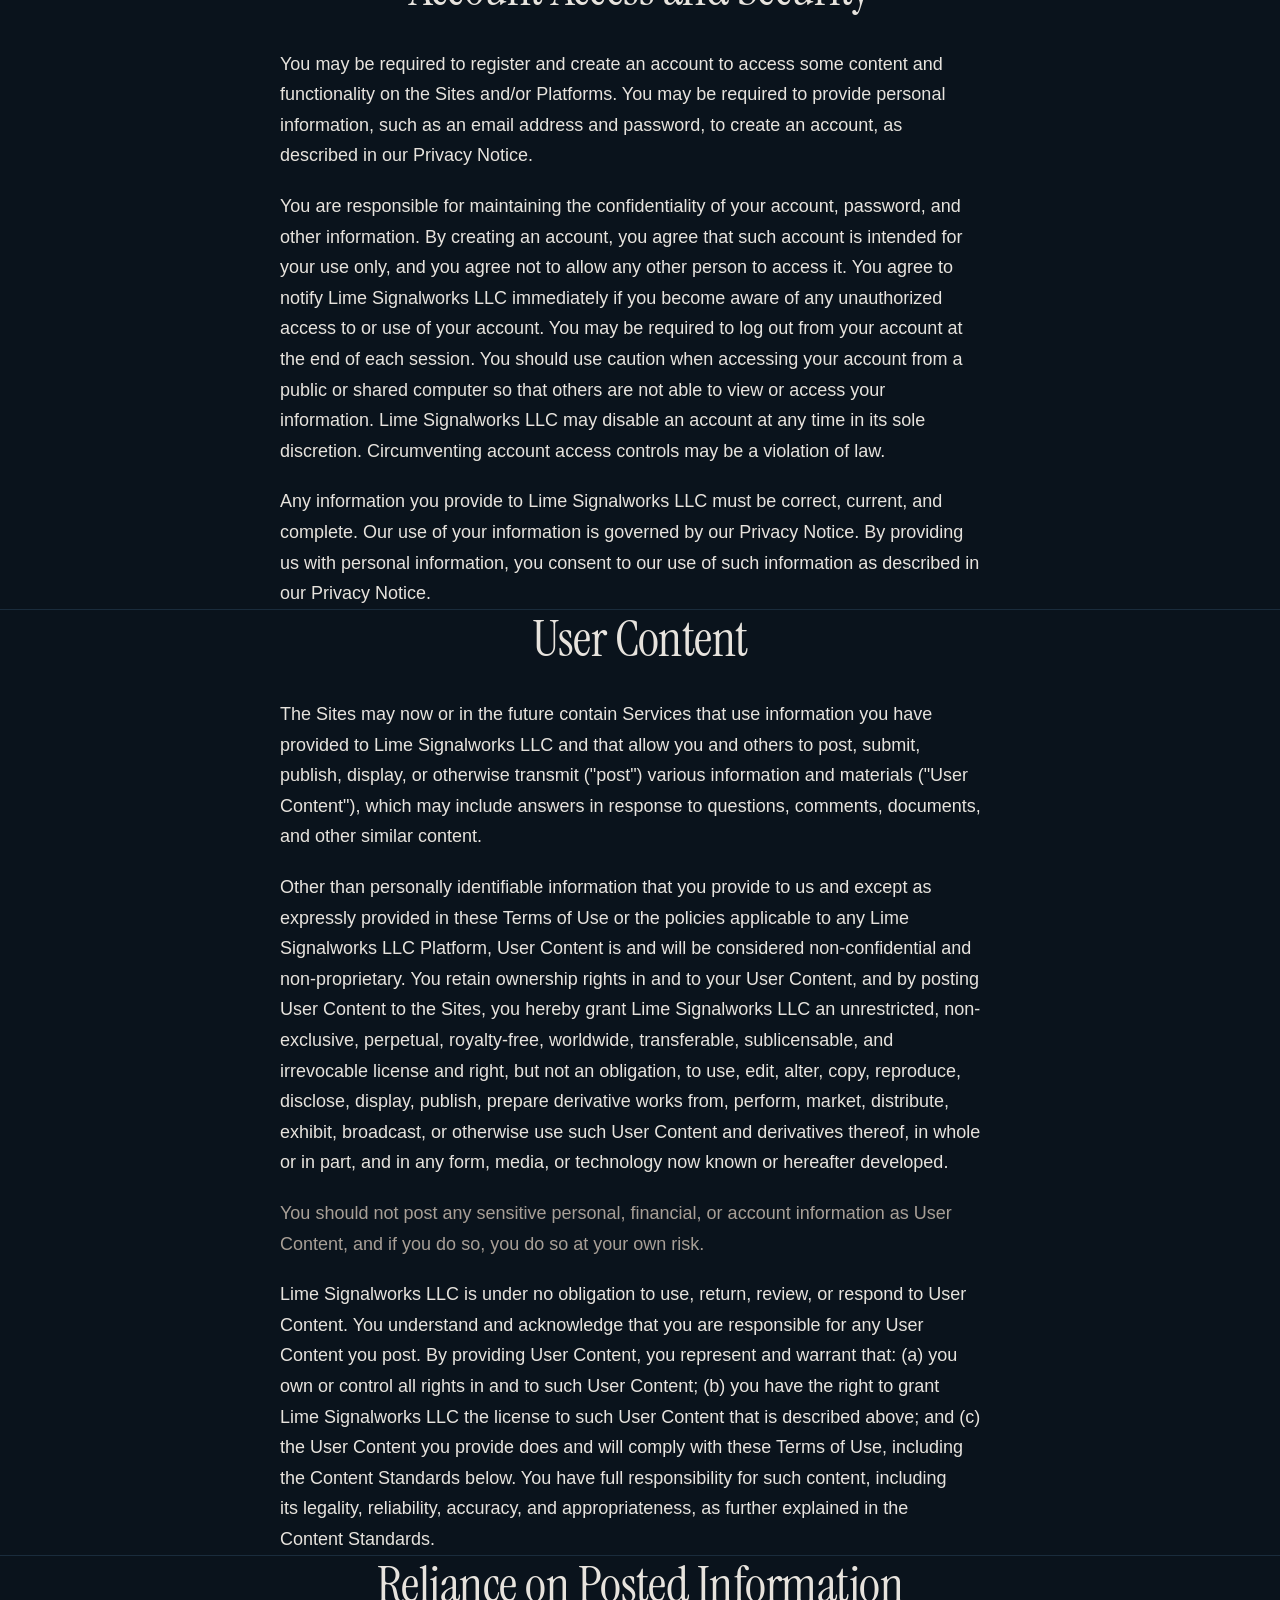
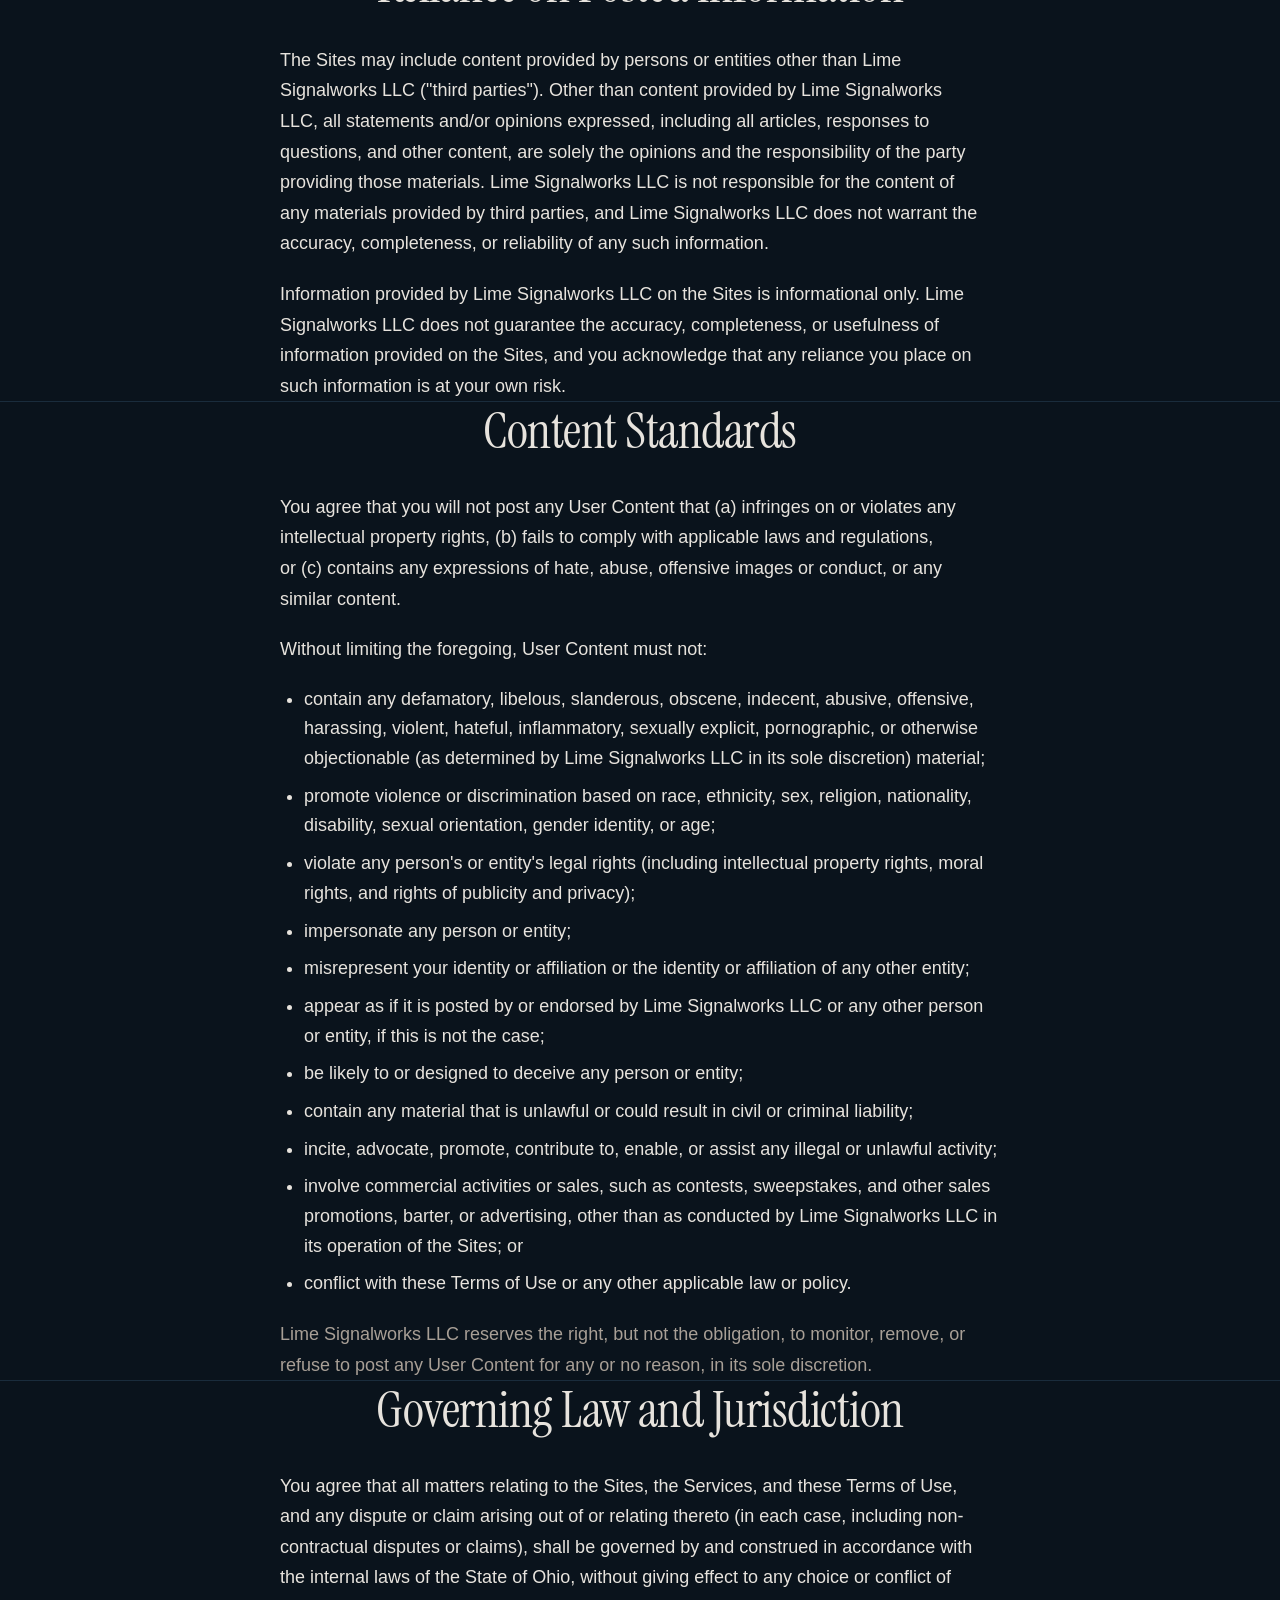
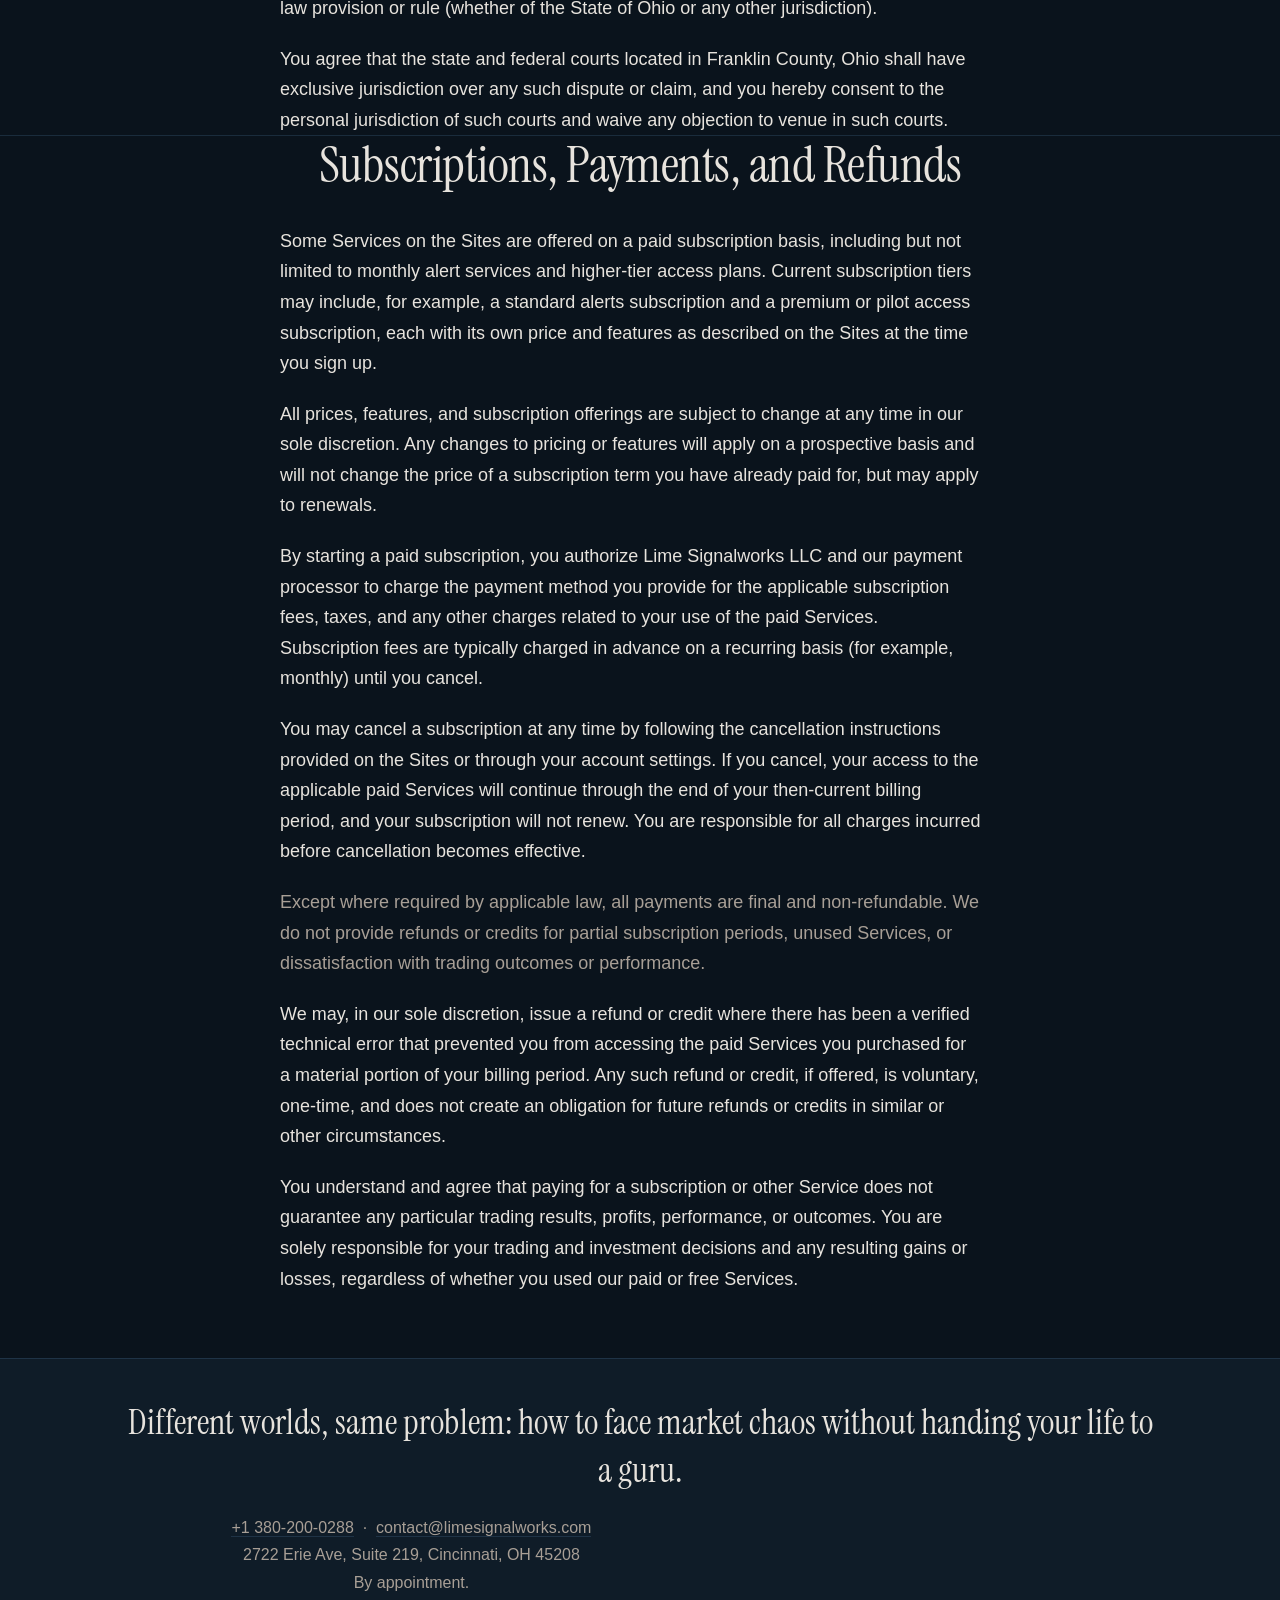
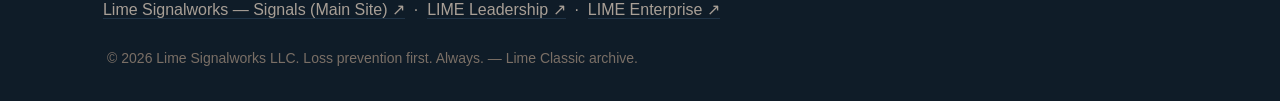
<file: terms-of-use.html>
<!DOCTYPE html>
<html lang="en" data-theme="dark">
<head>
<meta charset="UTF-8">
<meta name="viewport" content="width=device-width, initial-scale=1.0">
<title>Terms of Use · Lime Signalworks Classic</title>
<meta name="description" content="Lime Signalworks LLC's Terms of Use: site access, account security, user content, content standards, governing law, and subscription terms.">
<link rel="canonical" href="https://classic.limesignalworks.com/terms-of-use.html">
<link rel="stylesheet" href="assets/style.css">
<link rel="preconnect" href="https://fonts.googleapis.com">
<link rel="preconnect" href="https://fonts.gstatic.com" crossorigin>
<link href="https://fonts.googleapis.com/css2?family=Instrument+Serif:ital@0;1&display=swap" rel="stylesheet">
<link href="https://api.fontshare.com/v2/css?f[]=general-sans@300,400,500,600,700&display=swap" rel="stylesheet">
</head>
<body>
<header>
  <div class="wrap hdr">
    <a class="brand" href="index.html" aria-label="Lime Signalworks Classic home">
      <span class="brand-mark"><svg viewBox="0 0 24 24" fill="none" stroke="currentColor" stroke-width="2" stroke-linecap="round" stroke-linejoin="round" aria-hidden="true"><path d="M12 2 L14 8 L12 6 L10 8 Z"/><rect x="9" y="14" width="6" height="4" rx="1"/><circle cx="12" cy="9" r="2.2"/></svg></span>
      <span class="word">Lime&nbsp;<b>Signalworks</b> &mdash; Classic</span>
    </a>
    <div class="hdr-actions">
      <div class="hdr-tools">
        <button class="icon-btn" data-translate aria-label="Translate this page">
          <svg width="18" height="18" viewBox="0 0 24 24" fill="none" stroke="currentColor" stroke-width="2" stroke-linecap="round" stroke-linejoin="round"><circle cx="12" cy="12" r="10"/><path d="M2 12h20M12 2a15.3 15.3 0 0 1 4 10 15.3 15.3 0 0 1-4 10 15.3 15.3 0 0 1-4-10 15.3 15.3 0 0 1 4-10z"/></svg>
        </button>
        <button class="icon-btn" data-theme-toggle aria-label="Switch theme">
          <svg width="18" height="18" viewBox="0 0 24 24" fill="none" stroke="currentColor" stroke-width="2" stroke-linecap="round" stroke-linejoin="round"><circle cx="12" cy="12" r="5"/><path d="M12 1v2M12 21v2M4.22 4.22l1.42 1.42M18.36 18.36l1.42 1.42M1 12h2M21 12h2M4.22 19.78l1.42-1.42M18.36 5.64l1.42-1.42"/></svg>
        </button>
      </div>
    </div>
  </div>
  <nav class="site-nav wrap" aria-label="Lime Classic pages">
      <a href="index.html">Home</a>
      <a href="technical-indicator-specs.html">Technical Indicator Specs</a>
      <a href="not-a-black-box.html">Not a Black Box</a>
      <a href="unique-high-performance.html">Unique High-Performance</a>
      <a href="harbor-now.html">Harbor Now</a>
      <a href="daily-alerts.html">Daily Alerts</a>
      <a href="about-lime.html">About Lime</a>
      <a href="alignment.html">Alignment</a>
      <a href="coherence.html">Coherence</a>
      <a href="lime-shop.html">Lime Shop</a>
      <a href="services.html">Services</a>
      <a href="still-skeptical.html">Still Skeptical</a>
      <a href="privacy-policy.html">Privacy Policy</a>
      <a href="terms-of-use.html" aria-current="page">Terms of Use</a>
  </nav>
  <div class="sibling-nav wrap" aria-label="Other Lime Signalworks sites">
    <span class="sibling-label">Also from Lime Signalworks</span>
    <a href="https://signals.limesignalworks.com" target="_blank" rel="noopener">Signals (Main Site) &#8599;</a>
    <a href="https://leadership.limesignalworks.com" target="_blank" rel="noopener">Leadership &#8599;</a>
    <a href="https://lime-enterprise-web.vercel.app" target="_blank" rel="noopener">Enterprise &#8599;</a>
  </div>
</header>
<main>

  <section class="hero sec-plain">
    <div class="wrap">
      <div class="kicker">Trusted &amp; Innovative</div>
      <h1>Terms of Use</h1>
      <p class="lede">Lime Signalworks LLC ("we," "us," or "our") owns and operates limesignalworks.com and other sites linking to these Terms of Use (individually, the "Site" and collectively, the "Sites"). Through the Sites, Lime Signalworks LLC provides various offerings, information, and resources related to the products and services available on our Sites (each a "Service" and collectively, the "Services"). References to the Sites include the Services.</p>
    </div>
  </section>

  <section class="sec-plain">
    <div class="wrap">
      <div class="sec-bar"><h2>Informational Purposes Only</h2></div>
      <div class="sec-body">
        <p>Information and tools provided through the Sites and Services are for informational and educational purposes only and do not constitute investment, trading, legal, tax, or financial advice or a recommendation to buy, sell, or hold any security or financial product. You are solely responsible for your trading and investment decisions and any resulting gains or losses.</p>
        <p>Lime Signalworks LLC may change, suspend, modify, or discontinue all or any part of the Sites in its sole discretion with or without notice. Lime Signalworks LLC is not liable if all or any part of a Site is, for any reason, unavailable at any time or for any period. Lime Signalworks LLC reserves the right to block or deny access to any of the Sites to anyone at any time for any reason. Lime Signalworks LLC is not obligated to correct or update any information or content on the Sites.</p>
        <p class="muted">Market data, indicators, signals, and other market-related information may be delayed, incorrect, incomplete, or unavailable, and Lime Signalworks LLC does not warrant the accuracy, timeliness, or completeness of any such information.</p>
      </div>
    </div>
  </section>

  <section class="sec-plain">
    <div class="wrap">
      <div class="sec-bar"><h2>General Terms</h2></div>
      <div class="sec-body">
        <p>These terms of use (together with any additional terms, as described below) ("Terms of Use") are an agreement between Lime Signalworks LLC and the individuals that use the Sites (or the parent/legal guardian of any such individuals under the age of 18) ("users," "you," or "your"). The Terms of Use govern your access to and use of the Sites.</p>
        <p>Subject to your full and ongoing compliance with these Terms of Use, Lime Signalworks LLC hereby grants you a limited, non-transferable, non-exclusive, and revocable right to access and use the Sites, solely for their intended purposes. If you use or access the Sites on behalf of a business or other entity, you represent and warrant that you have authority to bind that business or entity, and in such case, the term "you" includes the business or entity and any of its agents that use or access the Sites.</p>
        <p>By using or accessing the Sites, you represent and warrant that you are of legal age to accept these Terms of Use and form a binding contract with Lime Signalworks LLC, or that your parent or legal guardian accepts these Terms of Use on your behalf.</p>
        <p class="muted">IF YOU ARE UNDER THE AGE OF 18 (A MINOR), YOUR PARENT OR LEGAL GUARDIAN MUST READ AND CONSENT TO THE TERMS OF USE BEFORE YOU USE THE SITES. BY PERMITTING A MINOR TO USE THE SITES, THE MINOR'S PARENT OR LEGAL GUARDIAN BECOMES SUBJECT TO THE TERMS OF USE AND AGREES TO BE RESPONSIBLE FOR THE MINOR'S ACTIVITIES ON THE SITES.</p>
        <p class="muted">THE SITES ARE NOT INTENDED FOR CHILDREN UNDER 13, AND WE DO NOT KNOWINGLY COLLECT PERSONAL INFORMATION FROM CHILDREN UNDER 13. IF YOU ARE A PARENT OR LEGAL GUARDIAN AND YOU PERMIT A MINOR TO USE THE SITES, YOU AGREE THAT YOU ARE FULLY RESPONSIBLE FOR THE MINOR'S USE OF THE SITES, INCLUDING ALL ACTIVITIES, USER CONTENT, AND ANY PURCHASES.</p>
        <p>We may now or in the future offer multiple platforms (the "Lime Signalworks LLC Platforms") through our Sites for use in accessing our Services. To use the Platforms, you must adhere to any additional terms and conditions specific to each Platform, as identified below and/or presented to you at the time you use the Platforms. Certain offerings on the Sites may be free of charge or offered for a fee, and we reserve the right to change what Services are offered free of charge or for a fee, and the fees charged for any given Service.</p>
        <p class="muted">PLEASE READ THE TERMS OF USE CAREFULLY. BY ACCESSING ANY PAGES ON THE SITES; CREATING AN ACCOUNT; USING ANY SERVICES MADE AVAILABLE THROUGH THE SITES; POSTING, SUBMITTING, TRANSMITTING, OR UPLOADING ANY INFORMATION OR CONTENT THROUGH THE SITES; OR USING ANY PLATFORM, YOU EXPRESSLY AGREE THAT YOU, OR YOUR PARENT OR LEGAL GUARDIAN FOR USERS UNDER THE AGE OF 18, HAVE READ, UNDERSTAND, AND AGREE TO THE TERMS OF USE AND ANY APPLICABLE POLICIES AND DISCLAIMERS REFERENCED HEREIN OR ON THE SITES. DO NOT USE THE SITES IF YOU DO NOT AGREE TO THE TERMS OF USE AND ALL APPLICABLE POLICIES AND DISCLAIMERS.</p>
      </div>
    </div>
  </section>

  <section class="sec-plain">
    <div class="wrap">
      <div class="sec-bar"><h2>Changes to the Terms of Use</h2></div>
      <div class="sec-body">
        <p>As stated above, Lime Signalworks LLC reserves the right to update or modify the Terms of Use at any time, with or without prior notice. Any such changes will become effective upon the earlier of (i) the first time you use the Sites or Services with actual notice of the change(s), or (ii) 30 days after the change(s) are publicly posted on the Sites. Disputes arising under these Terms of Use will be resolved in accordance with the version of the Terms of Use in place at the time the dispute arose. We use reasonable efforts to ensure that the Terms of Use identify the last date of update.</p>
        <p>In the case of material changes to the Terms of Use, Lime Signalworks LLC will make reasonable efforts to notify you of the change, such as by sending an email to any address we have on file, displaying a pop-up window on the Sites, or using another similar mechanism. We encourage you to review the Terms of Use frequently to stay informed of any changes.</p>
      </div>
    </div>
  </section>

  <section class="sec-plain">
    <div class="wrap">
      <div class="sec-bar"><h2>Account Access and Security</h2></div>
      <div class="sec-body">
        <p>You may be required to register and create an account to access some content and functionality on the Sites and/or Platforms. You may be required to provide personal information, such as an email address and password, to create an account, as described in our Privacy Notice.</p>
        <p>You are responsible for maintaining the confidentiality of your account, password, and other information. By creating an account, you agree that such account is intended for your use only, and you agree not to allow any other person to access it. You agree to notify Lime Signalworks LLC immediately if you become aware of any unauthorized access to or use of your account. You may be required to log out from your account at the end of each session. You should use caution when accessing your account from a public or shared computer so that others are not able to view or access your information. Lime Signalworks LLC may disable an account at any time in its sole discretion. Circumventing account access controls may be a violation of law.</p>
        <p>Any information you provide to Lime Signalworks LLC must be correct, current, and complete. Our use of your information is governed by our Privacy Notice. By providing us with personal information, you consent to our use of such information as described in our Privacy Notice.</p>
      </div>
    </div>
  </section>

  <section class="sec-plain">
    <div class="wrap">
      <div class="sec-bar"><h2>User Content</h2></div>
      <div class="sec-body">
        <p>The Sites may now or in the future contain Services that use information you have provided to Lime Signalworks LLC and that allow you and others to post, submit, publish, display, or otherwise transmit ("post") various information and materials ("User Content"), which may include answers in response to questions, comments, documents, and other similar content.</p>
        <p>Other than personally identifiable information that you provide to us and except as expressly provided in these Terms of Use or the policies applicable to any Lime Signalworks LLC Platform, User Content is and will be considered non-confidential and non-proprietary. You retain ownership rights in and to your User Content, and by posting User Content to the Sites, you hereby grant Lime Signalworks LLC an unrestricted, non-exclusive, perpetual, royalty-free, worldwide, transferable, sublicensable, and irrevocable license and right, but not an obligation, to use, edit, alter, copy, reproduce, disclose, display, publish, prepare derivative works from, perform, market, distribute, exhibit, broadcast, or otherwise use such User Content and derivatives thereof, in whole or in part, and in any form, media, or technology now known or hereafter developed.</p>
        <p class="muted">You should not post any sensitive personal, financial, or account information as User Content, and if you do so, you do so at your own risk.</p>
        <p>Lime Signalworks LLC is under no obligation to use, return, review, or respond to User Content. You understand and acknowledge that you are responsible for any User Content you post. By providing User Content, you represent and warrant that: (a) you own or control all rights in and to such User Content; (b) you have the right to grant Lime Signalworks LLC the license to such User Content that is described above; and (c) the User Content you provide does and will comply with these Terms of Use, including the Content Standards below. You have full responsibility for such content, including its legality, reliability, accuracy, and appropriateness, as further explained in the Content Standards.</p>
      </div>
    </div>
  </section>

  <section class="sec-plain">
    <div class="wrap">
      <div class="sec-bar"><h2>Reliance on Posted Information</h2></div>
      <div class="sec-body">
        <p>The Sites may include content provided by persons or entities other than Lime Signalworks LLC ("third parties"). Other than content provided by Lime Signalworks LLC, all statements and/or opinions expressed, including all articles, responses to questions, and other content, are solely the opinions and the responsibility of the party providing those materials. Lime Signalworks LLC is not responsible for the content of any materials provided by third parties, and Lime Signalworks LLC does not warrant the accuracy, completeness, or reliability of any such information.</p>
        <p>Information provided by Lime Signalworks LLC on the Sites is informational only. Lime Signalworks LLC does not guarantee the accuracy, completeness, or usefulness of information provided on the Sites, and you acknowledge that any reliance you place on such information is at your own risk.</p>
      </div>
    </div>
  </section>

  <section class="sec-plain">
    <div class="wrap">
      <div class="sec-bar"><h2>Content Standards</h2></div>
      <div class="sec-body">
        <p>You agree that you will not post any User Content that (a) infringes on or violates any intellectual property rights, (b) fails to comply with applicable laws and regulations, or (c) contains any expressions of hate, abuse, offensive images or conduct, or any similar content.</p>
        <p>Without limiting the foregoing, User Content must not:</p>
        <ul>
          <li>contain any defamatory, libelous, slanderous, obscene, indecent, abusive, offensive, harassing, violent, hateful, inflammatory, sexually explicit, pornographic, or otherwise objectionable (as determined by Lime Signalworks LLC in its sole discretion) material;</li>
          <li>promote violence or discrimination based on race, ethnicity, sex, religion, nationality, disability, sexual orientation, gender identity, or age;</li>
          <li>violate any person's or entity's legal rights (including intellectual property rights, moral rights, and rights of publicity and privacy);</li>
          <li>impersonate any person or entity;</li>
          <li>misrepresent your identity or affiliation or the identity or affiliation of any other entity;</li>
          <li>appear as if it is posted by or endorsed by Lime Signalworks LLC or any other person or entity, if this is not the case;</li>
          <li>be likely to or designed to deceive any person or entity;</li>
          <li>contain any material that is unlawful or could result in civil or criminal liability;</li>
          <li>incite, advocate, promote, contribute to, enable, or assist any illegal or unlawful activity;</li>
          <li>involve commercial activities or sales, such as contests, sweepstakes, and other sales promotions, barter, or advertising, other than as conducted by Lime Signalworks LLC in its operation of the Sites; or</li>
          <li>conflict with these Terms of Use or any other applicable law or policy.</li>
        </ul>
        <p class="muted">Lime Signalworks LLC reserves the right, but not the obligation, to monitor, remove, or refuse to post any User Content for any or no reason, in its sole discretion.</p>
      </div>
    </div>
  </section>

  <section class="sec-plain">
    <div class="wrap">
      <div class="sec-bar"><h2>Governing Law and Jurisdiction</h2></div>
      <div class="sec-body">
        <p>You agree that all matters relating to the Sites, the Services, and these Terms of Use, and any dispute or claim arising out of or relating thereto (in each case, including non-contractual disputes or claims), shall be governed by and construed in accordance with the internal laws of the State of Ohio, without giving effect to any choice or conflict of law provision or rule (whether of the State of Ohio or any other jurisdiction).</p>
        <p>You agree that the state and federal courts located in Franklin County, Ohio shall have exclusive jurisdiction over any such dispute or claim, and you hereby consent to the personal jurisdiction of such courts and waive any objection to venue in such courts.</p>
      </div>
    </div>
  </section>

  <section class="sec-plain">
    <div class="wrap">
      <div class="sec-bar"><h2>Subscriptions, Payments, and Refunds</h2></div>
      <div class="sec-body">
        <p>Some Services on the Sites are offered on a paid subscription basis, including but not limited to monthly alert services and higher-tier access plans. Current subscription tiers may include, for example, a standard alerts subscription and a premium or pilot access subscription, each with its own price and features as described on the Sites at the time you sign up.</p>
        <p>All prices, features, and subscription offerings are subject to change at any time in our sole discretion. Any changes to pricing or features will apply on a prospective basis and will not change the price of a subscription term you have already paid for, but may apply to renewals.</p>
        <p>By starting a paid subscription, you authorize Lime Signalworks LLC and our payment processor to charge the payment method you provide for the applicable subscription fees, taxes, and any other charges related to your use of the paid Services. Subscription fees are typically charged in advance on a recurring basis (for example, monthly) until you cancel.</p>
        <p>You may cancel a subscription at any time by following the cancellation instructions provided on the Sites or through your account settings. If you cancel, your access to the applicable paid Services will continue through the end of your then-current billing period, and your subscription will not renew. You are responsible for all charges incurred before cancellation becomes effective.</p>
        <p class="muted">Except where required by applicable law, all payments are final and non-refundable. We do not provide refunds or credits for partial subscription periods, unused Services, or dissatisfaction with trading outcomes or performance.</p>
        <p>We may, in our sole discretion, issue a refund or credit where there has been a verified technical error that prevented you from accessing the paid Services you purchased for a material portion of your billing period. Any such refund or credit, if offered, is voluntary, one-time, and does not create an obligation for future refunds or credits in similar or other circumstances.</p>
        <p>You understand and agree that paying for a subscription or other Service does not guarantee any particular trading results, profits, performance, or outcomes. You are solely responsible for your trading and investment decisions and any resulting gains or losses, regardless of whether you used our paid or free Services.</p>
      </div>
    </div>
  </section>


</main>
<footer>
  <div class="wrap foot-wrap">
    <div class="foot">
      <p class="creed">Different worlds, same problem: how to face market chaos without handing your life to a guru.</p>
      <p class="meta">
        <a href="tel:+13802000288">+1 380-200-0288</a> &nbsp;&middot;&nbsp;
        <a href="mailto:contact@limesignalworks.com">contact@limesignalworks.com</a><br>
        2722 Erie Ave, Suite 219, Cincinnati, OH 45208<br>
        By appointment.
      </p>
      <p class="meta" aria-label="Other Lime Signalworks sites">
        <a href="https://signals.limesignalworks.com" target="_blank" rel="noopener">Lime Signalworks &mdash; Signals (Main Site) &#8599;</a> &nbsp;&middot;&nbsp;
        <a href="https://leadership.limesignalworks.com" target="_blank" rel="noopener">LIME Leadership &#8599;</a> &nbsp;&middot;&nbsp;
        <a href="https://lime-enterprise-web.vercel.app" target="_blank" rel="noopener">LIME Enterprise &#8599;</a>
      </p>
      <p class="copy">&copy; 2026 Lime Signalworks LLC. Loss prevention first. Always. &mdash; Lime Classic archive.</p>
    </div>
  </div>
</footer>
<script src="assets/site.js"></script>
</body>
</html>
</file>
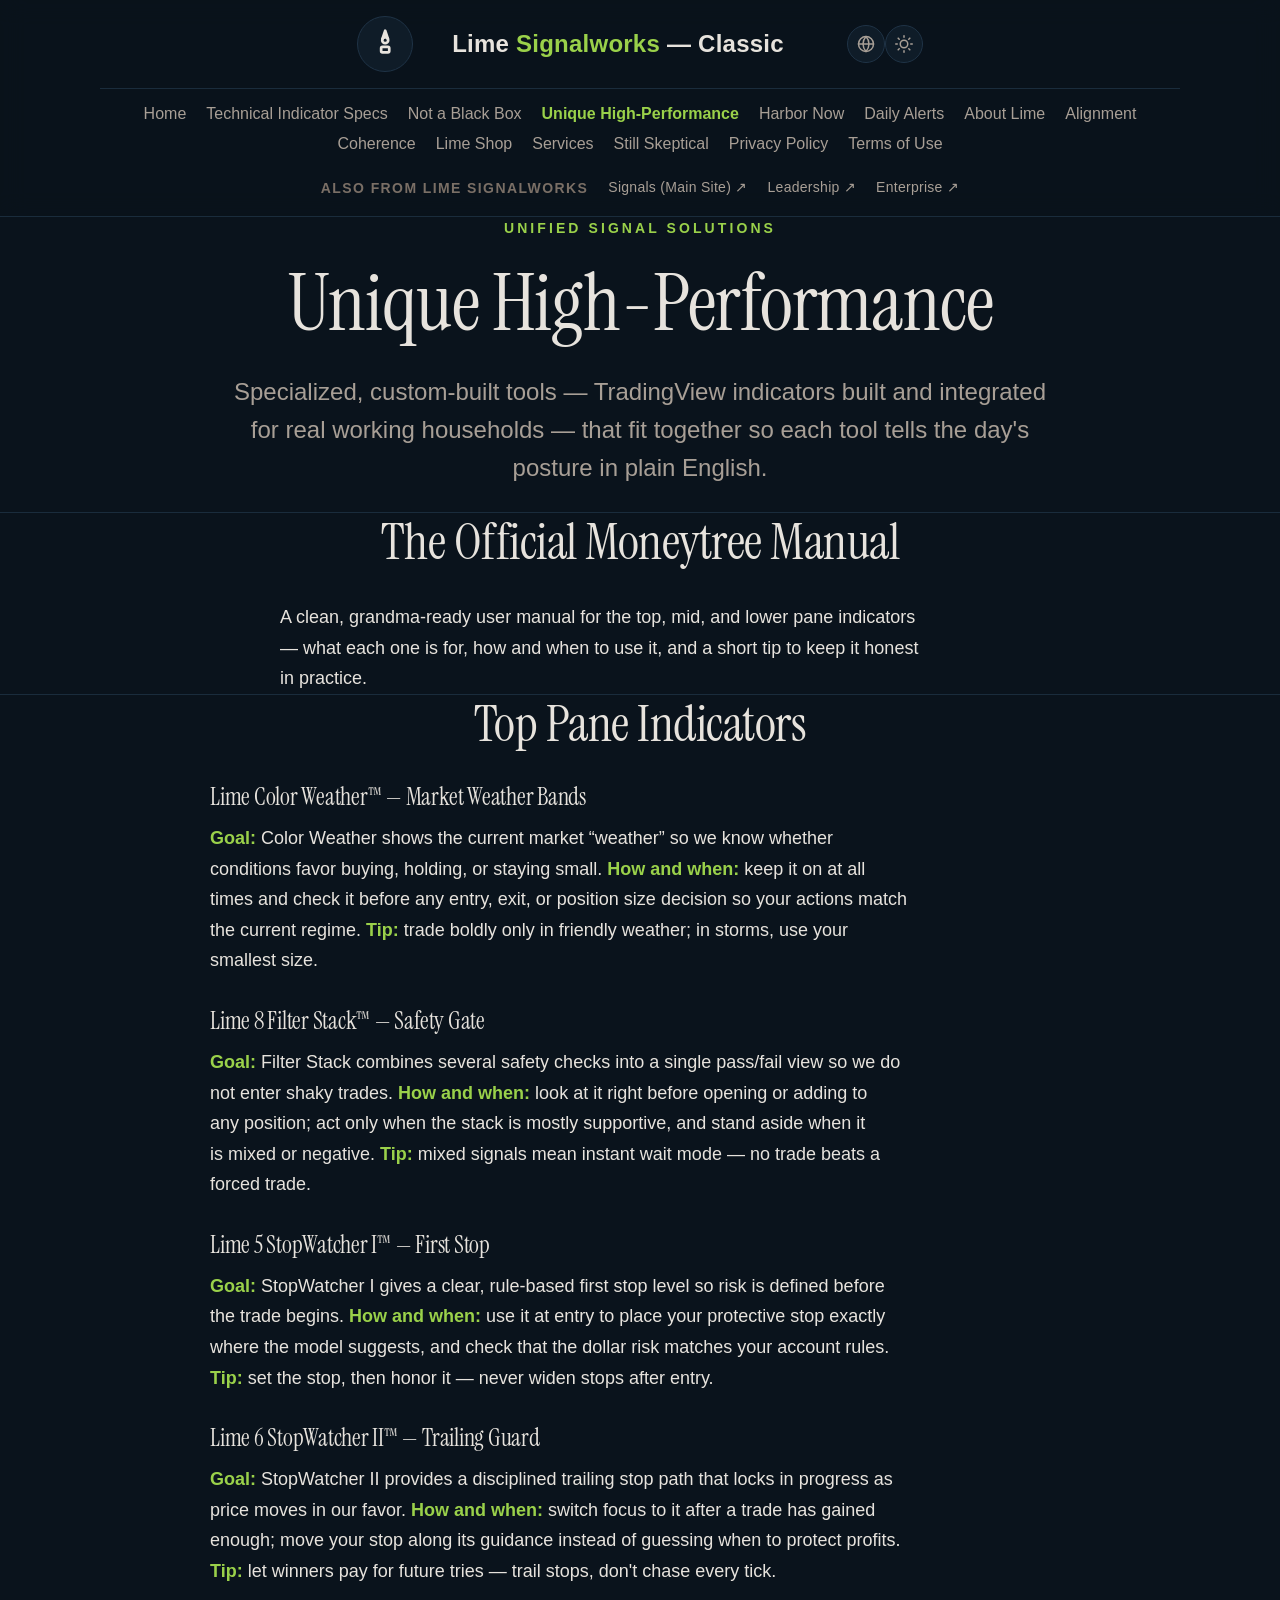
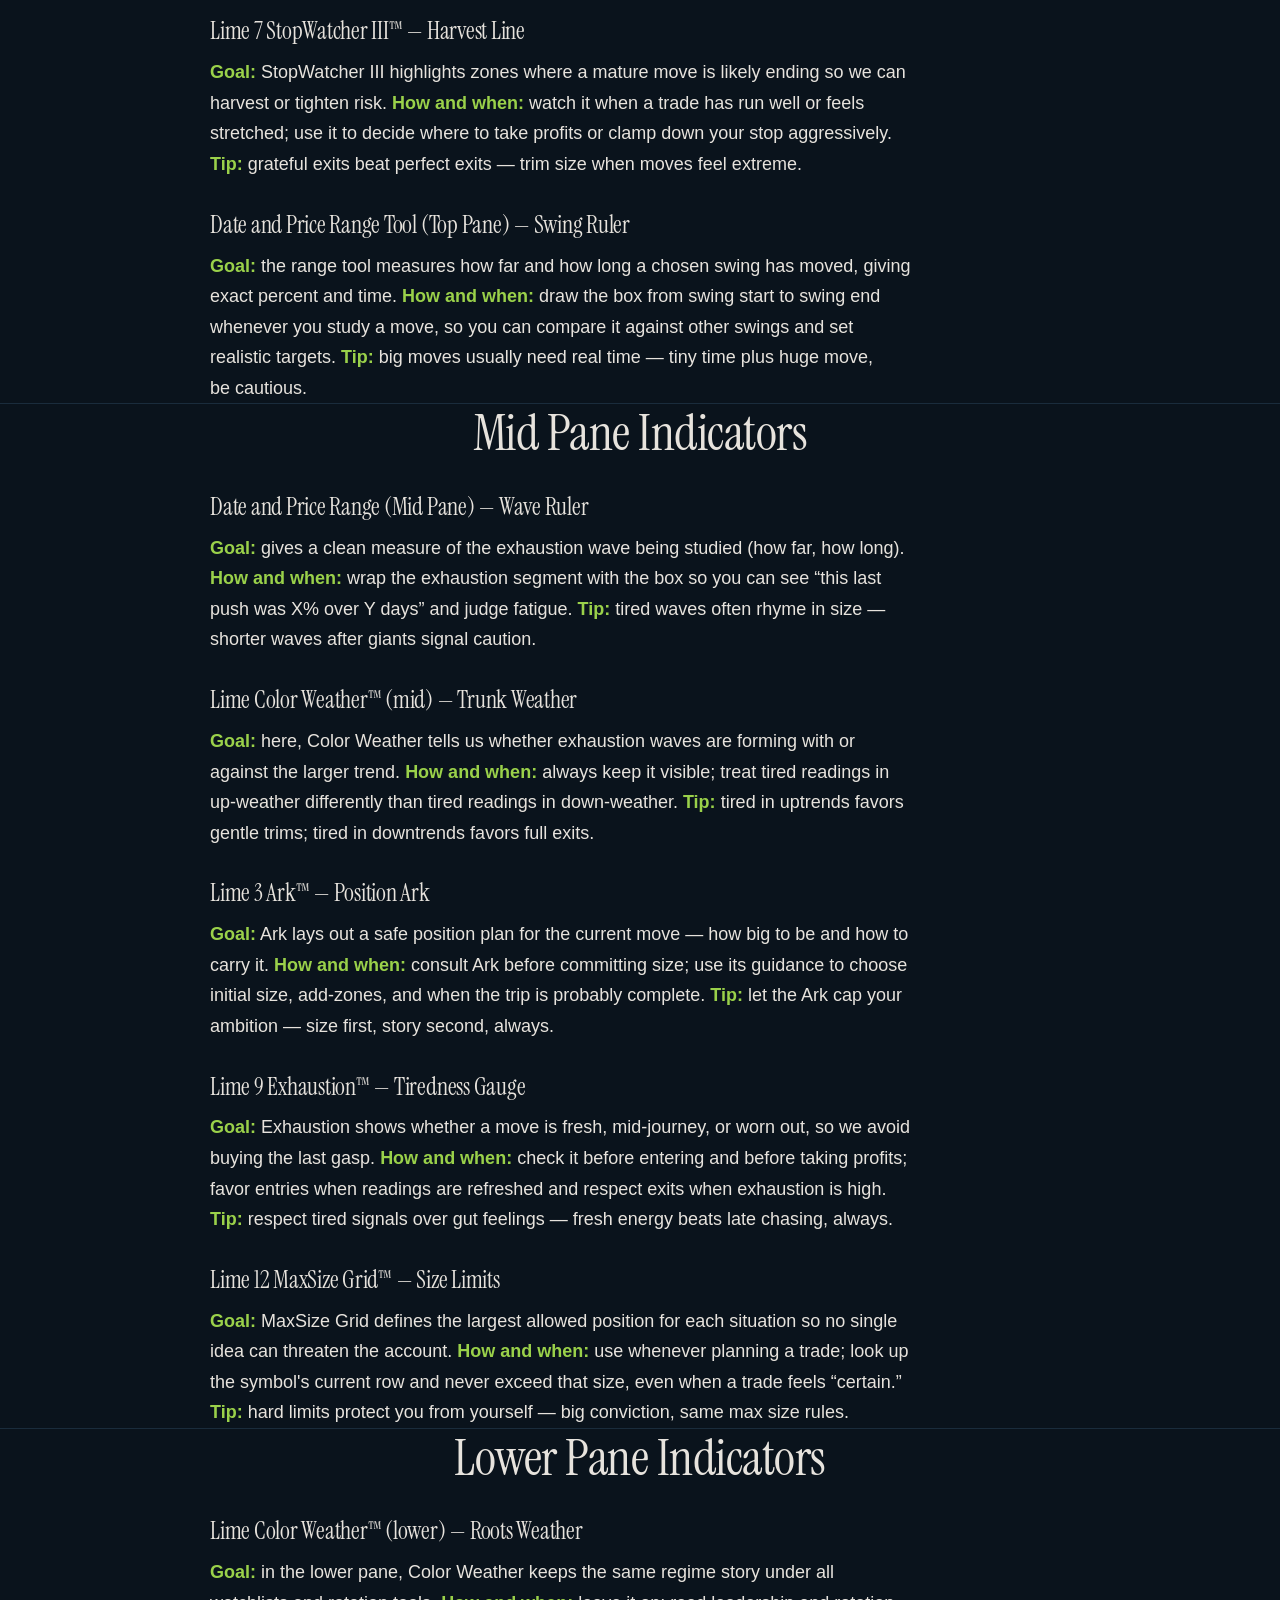
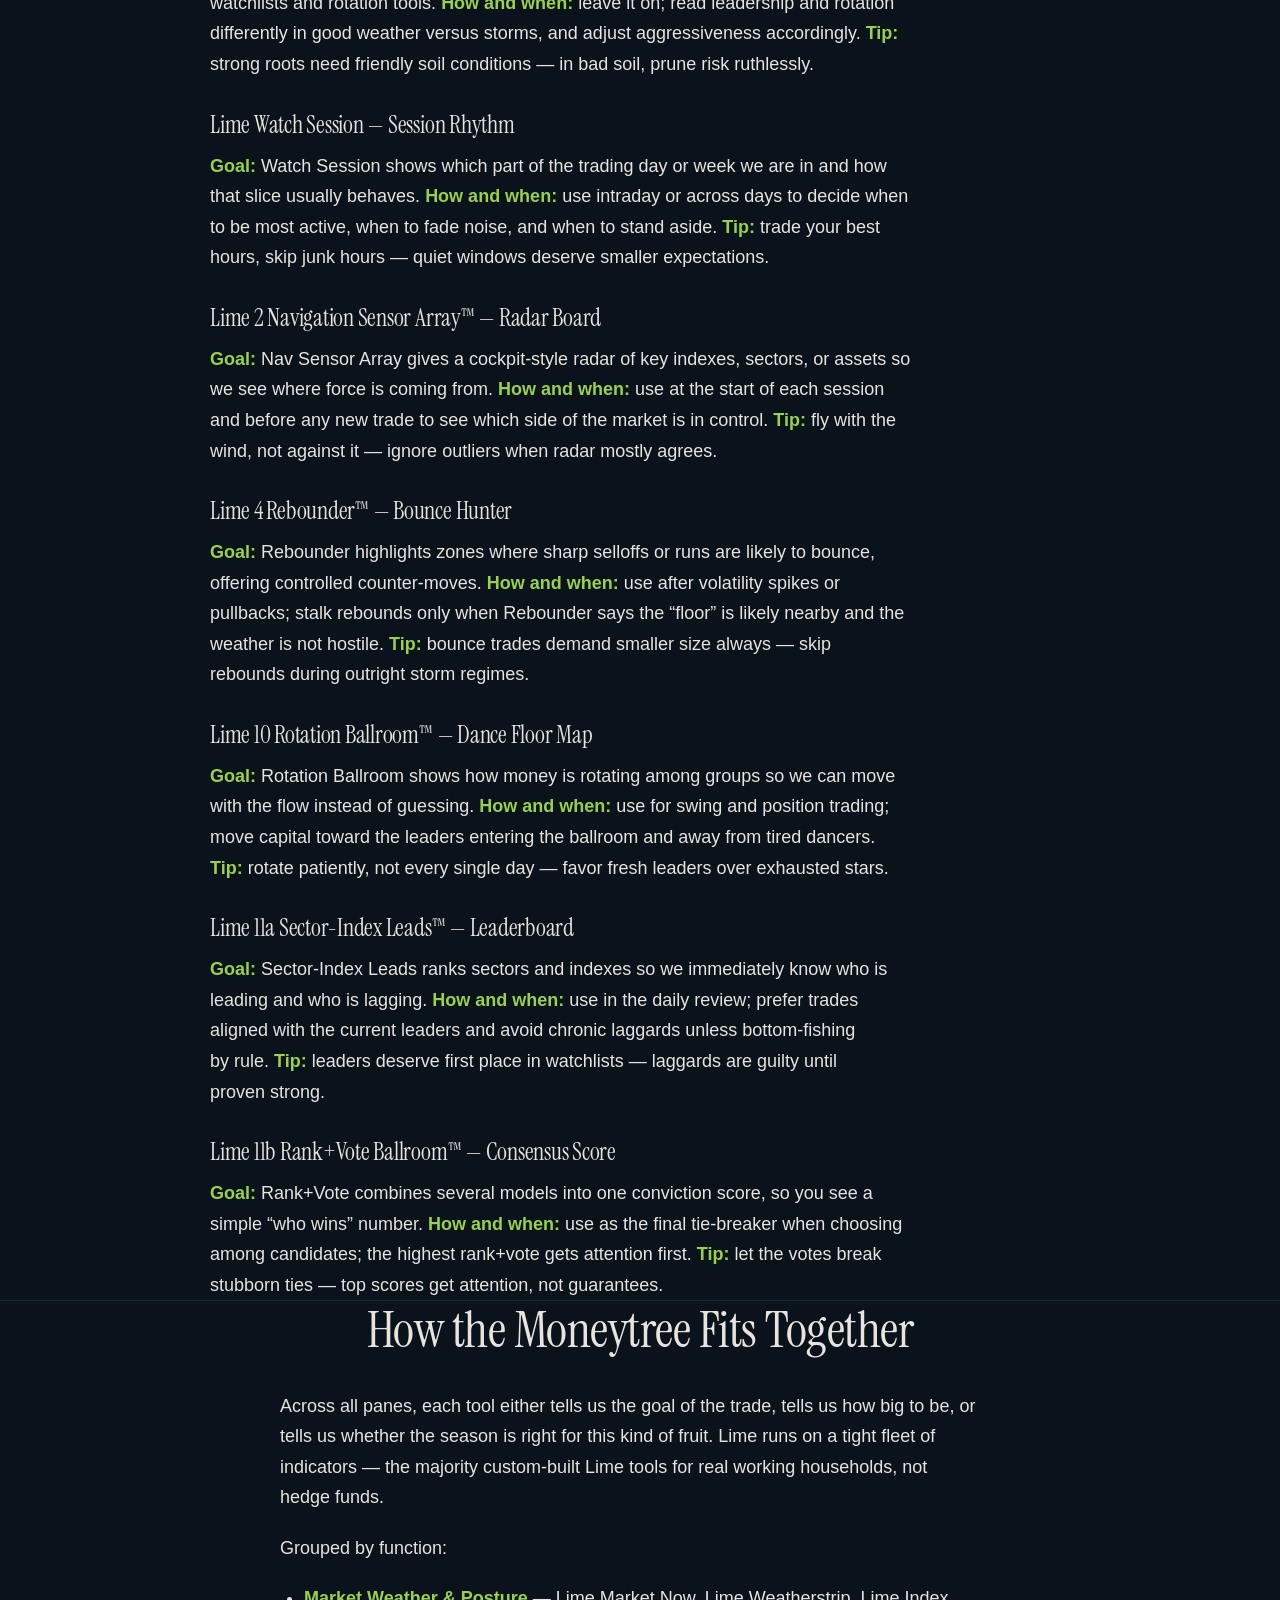
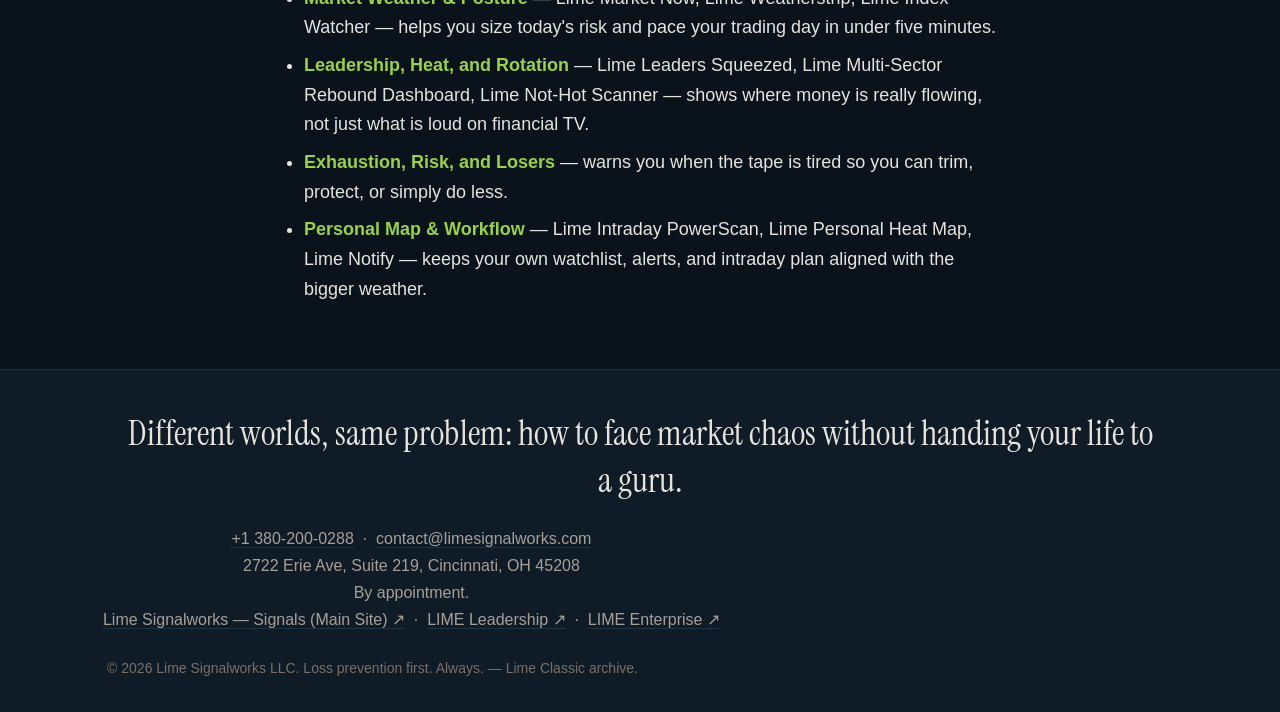
<file: unique-high-performance.html>
<!DOCTYPE html>
<html lang="en" data-theme="dark">
<head>
<meta charset="UTF-8">
<meta name="viewport" content="width=device-width, initial-scale=1.0">
<title>Unique High-Performance · Lime Signalworks Classic</title>
<meta name="description" content="The official Moneytree manual: top, mid, and lower pane Lime indicators, what each one does and when to use it.">
<link rel="canonical" href="https://classic.limesignalworks.com/unique-high-performance.html">
<link rel="stylesheet" href="assets/style.css">
<link rel="preconnect" href="https://fonts.googleapis.com">
<link rel="preconnect" href="https://fonts.gstatic.com" crossorigin>
<link href="https://fonts.googleapis.com/css2?family=Instrument+Serif:ital@0;1&display=swap" rel="stylesheet">
<link href="https://api.fontshare.com/v2/css?f[]=general-sans@300,400,500,600,700&display=swap" rel="stylesheet">
</head>
<body>
<header>
  <div class="wrap hdr">
    <a class="brand" href="index.html" aria-label="Lime Signalworks Classic home">
      <span class="brand-mark"><svg viewBox="0 0 24 24" fill="none" stroke="currentColor" stroke-width="2" stroke-linecap="round" stroke-linejoin="round" aria-hidden="true"><path d="M12 2 L14 8 L12 6 L10 8 Z"/><rect x="9" y="14" width="6" height="4" rx="1"/><circle cx="12" cy="9" r="2.2"/></svg></span>
      <span class="word">Lime&nbsp;<b>Signalworks</b> &mdash; Classic</span>
    </a>
    <div class="hdr-actions">
      <div class="hdr-tools">
        <button class="icon-btn" data-translate aria-label="Translate this page">
          <svg width="18" height="18" viewBox="0 0 24 24" fill="none" stroke="currentColor" stroke-width="2" stroke-linecap="round" stroke-linejoin="round"><circle cx="12" cy="12" r="10"/><path d="M2 12h20M12 2a15.3 15.3 0 0 1 4 10 15.3 15.3 0 0 1-4 10 15.3 15.3 0 0 1-4-10 15.3 15.3 0 0 1 4-10z"/></svg>
        </button>
        <button class="icon-btn" data-theme-toggle aria-label="Switch theme">
          <svg width="18" height="18" viewBox="0 0 24 24" fill="none" stroke="currentColor" stroke-width="2" stroke-linecap="round" stroke-linejoin="round"><circle cx="12" cy="12" r="5"/><path d="M12 1v2M12 21v2M4.22 4.22l1.42 1.42M18.36 18.36l1.42 1.42M1 12h2M21 12h2M4.22 19.78l1.42-1.42M18.36 5.64l1.42-1.42"/></svg>
        </button>
      </div>
    </div>
  </div>
  <nav class="site-nav wrap" aria-label="Lime Classic pages">
      <a href="index.html">Home</a>
      <a href="technical-indicator-specs.html">Technical Indicator Specs</a>
      <a href="not-a-black-box.html">Not a Black Box</a>
      <a href="unique-high-performance.html" aria-current="page">Unique High-Performance</a>
      <a href="harbor-now.html">Harbor Now</a>
      <a href="daily-alerts.html">Daily Alerts</a>
      <a href="about-lime.html">About Lime</a>
      <a href="alignment.html">Alignment</a>
      <a href="coherence.html">Coherence</a>
      <a href="lime-shop.html">Lime Shop</a>
      <a href="services.html">Services</a>
      <a href="still-skeptical.html">Still Skeptical</a>
      <a href="privacy-policy.html">Privacy Policy</a>
      <a href="terms-of-use.html">Terms of Use</a>
  </nav>
  <div class="sibling-nav wrap" aria-label="Other Lime Signalworks sites">
    <span class="sibling-label">Also from Lime Signalworks</span>
    <a href="https://signals.limesignalworks.com" target="_blank" rel="noopener">Signals (Main Site) &#8599;</a>
    <a href="https://leadership.limesignalworks.com" target="_blank" rel="noopener">Leadership &#8599;</a>
    <a href="https://lime-enterprise-web.vercel.app" target="_blank" rel="noopener">Enterprise &#8599;</a>
  </div>
</header>
<main>

  <section class="hero sec-plain">
    <div class="wrap">
      <div class="kicker">Unified Signal Solutions</div>
      <h1>Unique High-Performance</h1>
      <p class="lede">Specialized, custom-built tools &mdash; TradingView indicators built and integrated for real working households &mdash; that fit together so each tool tells the day's posture in plain English.</p>
    </div>
  </section>

  <section class="sec-plain">
    <div class="wrap">
      <div class="sec-bar"><h2>The Official Moneytree Manual</h2></div>
      <div class="sec-body">
        <p>A clean, grandma-ready user manual for the top, mid, and lower pane indicators &mdash; what each one is for, how and when to use it, and a short tip to keep it honest in practice.</p>
      </div>
    </div>
  </section>

  <section class="sec-plain">
    <div class="wrap">
      <div class="sec-bar"><h2>Top Pane Indicators</h2></div>
      <div class="sec-body wide">
        <h3>Lime Color Weather&trade; &mdash; Market Weather Bands</h3>
        <p><strong>Goal:</strong> Color Weather shows the current market &ldquo;weather&rdquo; so we know whether conditions favor buying, holding, or staying small. <strong>How and when:</strong> keep it on at all times and check it before any entry, exit, or position size decision so your actions match the current regime. <strong>Tip:</strong> trade boldly only in friendly weather; in storms, use your smallest size.</p>

        <h3>Lime 8 Filter Stack&trade; &mdash; Safety Gate</h3>
        <p><strong>Goal:</strong> Filter Stack combines several safety checks into a single pass/fail view so we do not enter shaky trades. <strong>How and when:</strong> look at it right before opening or adding to any position; act only when the stack is mostly supportive, and stand aside when it is mixed or negative. <strong>Tip:</strong> mixed signals mean instant wait mode &mdash; no trade beats a forced trade.</p>

        <h3>Lime 5 StopWatcher I&trade; &mdash; First Stop</h3>
        <p><strong>Goal:</strong> StopWatcher I gives a clear, rule-based first stop level so risk is defined before the trade begins. <strong>How and when:</strong> use it at entry to place your protective stop exactly where the model suggests, and check that the dollar risk matches your account rules. <strong>Tip:</strong> set the stop, then honor it &mdash; never widen stops after entry.</p>

        <h3>Lime 6 StopWatcher II&trade; &mdash; Trailing Guard</h3>
        <p><strong>Goal:</strong> StopWatcher II provides a disciplined trailing stop path that locks in progress as price moves in our favor. <strong>How and when:</strong> switch focus to it after a trade has gained enough; move your stop along its guidance instead of guessing when to protect profits. <strong>Tip:</strong> let winners pay for future tries &mdash; trail stops, don't chase every tick.</p>

        <h3>Lime 7 StopWatcher III&trade; &mdash; Harvest Line</h3>
        <p><strong>Goal:</strong> StopWatcher III highlights zones where a mature move is likely ending so we can harvest or tighten risk. <strong>How and when:</strong> watch it when a trade has run well or feels stretched; use it to decide where to take profits or clamp down your stop aggressively. <strong>Tip:</strong> grateful exits beat perfect exits &mdash; trim size when moves feel extreme.</p>

        <h3>Date and Price Range Tool (Top Pane) &mdash; Swing Ruler</h3>
        <p><strong>Goal:</strong> the range tool measures how far and how long a chosen swing has moved, giving exact percent and time. <strong>How and when:</strong> draw the box from swing start to swing end whenever you study a move, so you can compare it against other swings and set realistic targets. <strong>Tip:</strong> big moves usually need real time &mdash; tiny time plus huge move, be cautious.</p>
      </div>
    </div>
  </section>

  <section class="sec-plain">
    <div class="wrap">
      <div class="sec-bar"><h2>Mid Pane Indicators</h2></div>
      <div class="sec-body wide">
        <h3>Date and Price Range (Mid Pane) &mdash; Wave Ruler</h3>
        <p><strong>Goal:</strong> gives a clean measure of the exhaustion wave being studied (how far, how long). <strong>How and when:</strong> wrap the exhaustion segment with the box so you can see &ldquo;this last push was X% over Y days&rdquo; and judge fatigue. <strong>Tip:</strong> tired waves often rhyme in size &mdash; shorter waves after giants signal caution.</p>

        <h3>Lime Color Weather&trade; (mid) &mdash; Trunk Weather</h3>
        <p><strong>Goal:</strong> here, Color Weather tells us whether exhaustion waves are forming with or against the larger trend. <strong>How and when:</strong> always keep it visible; treat tired readings in up-weather differently than tired readings in down-weather. <strong>Tip:</strong> tired in uptrends favors gentle trims; tired in downtrends favors full exits.</p>

        <h3>Lime 3 Ark&trade; &mdash; Position Ark</h3>
        <p><strong>Goal:</strong> Ark lays out a safe position plan for the current move &mdash; how big to be and how to carry it. <strong>How and when:</strong> consult Ark before committing size; use its guidance to choose initial size, add-zones, and when the trip is probably complete. <strong>Tip:</strong> let the Ark cap your ambition &mdash; size first, story second, always.</p>

        <h3>Lime 9 Exhaustion&trade; &mdash; Tiredness Gauge</h3>
        <p><strong>Goal:</strong> Exhaustion shows whether a move is fresh, mid-journey, or worn out, so we avoid buying the last gasp. <strong>How and when:</strong> check it before entering and before taking profits; favor entries when readings are refreshed and respect exits when exhaustion is high. <strong>Tip:</strong> respect tired signals over gut feelings &mdash; fresh energy beats late chasing, always.</p>

        <h3>Lime 12 MaxSize Grid&trade; &mdash; Size Limits</h3>
        <p><strong>Goal:</strong> MaxSize Grid defines the largest allowed position for each situation so no single idea can threaten the account. <strong>How and when:</strong> use whenever planning a trade; look up the symbol's current row and never exceed that size, even when a trade feels &ldquo;certain.&rdquo; <strong>Tip:</strong> hard limits protect you from yourself &mdash; big conviction, same max size rules.</p>
      </div>
    </div>
  </section>

  <section class="sec-plain">
    <div class="wrap">
      <div class="sec-bar"><h2>Lower Pane Indicators</h2></div>
      <div class="sec-body wide">
        <h3>Lime Color Weather&trade; (lower) &mdash; Roots Weather</h3>
        <p><strong>Goal:</strong> in the lower pane, Color Weather keeps the same regime story under all watchlists and rotation tools. <strong>How and when:</strong> leave it on; read leadership and rotation differently in good weather versus storms, and adjust aggressiveness accordingly. <strong>Tip:</strong> strong roots need friendly soil conditions &mdash; in bad soil, prune risk ruthlessly.</p>

        <h3>Lime Watch Session &mdash; Session Rhythm</h3>
        <p><strong>Goal:</strong> Watch Session shows which part of the trading day or week we are in and how that slice usually behaves. <strong>How and when:</strong> use intraday or across days to decide when to be most active, when to fade noise, and when to stand aside. <strong>Tip:</strong> trade your best hours, skip junk hours &mdash; quiet windows deserve smaller expectations.</p>

        <h3>Lime 2 Navigation Sensor Array&trade; &mdash; Radar Board</h3>
        <p><strong>Goal:</strong> Nav Sensor Array gives a cockpit-style radar of key indexes, sectors, or assets so we see where force is coming from. <strong>How and when:</strong> use at the start of each session and before any new trade to see which side of the market is in control. <strong>Tip:</strong> fly with the wind, not against it &mdash; ignore outliers when radar mostly agrees.</p>

        <h3>Lime 4 Rebounder&trade; &mdash; Bounce Hunter</h3>
        <p><strong>Goal:</strong> Rebounder highlights zones where sharp selloffs or runs are likely to bounce, offering controlled counter-moves. <strong>How and when:</strong> use after volatility spikes or pullbacks; stalk rebounds only when Rebounder says the &ldquo;floor&rdquo; is likely nearby and the weather is not hostile. <strong>Tip:</strong> bounce trades demand smaller size always &mdash; skip rebounds during outright storm regimes.</p>

        <h3>Lime 10 Rotation Ballroom&trade; &mdash; Dance Floor Map</h3>
        <p><strong>Goal:</strong> Rotation Ballroom shows how money is rotating among groups so we can move with the flow instead of guessing. <strong>How and when:</strong> use for swing and position trading; move capital toward the leaders entering the ballroom and away from tired dancers. <strong>Tip:</strong> rotate patiently, not every single day &mdash; favor fresh leaders over exhausted stars.</p>

        <h3>Lime 11a Sector-Index Leads&trade; &mdash; Leaderboard</h3>
        <p><strong>Goal:</strong> Sector-Index Leads ranks sectors and indexes so we immediately know who is leading and who is lagging. <strong>How and when:</strong> use in the daily review; prefer trades aligned with the current leaders and avoid chronic laggards unless bottom-fishing by rule. <strong>Tip:</strong> leaders deserve first place in watchlists &mdash; laggards are guilty until proven strong.</p>

        <h3>Lime 11b Rank+Vote Ballroom&trade; &mdash; Consensus Score</h3>
        <p><strong>Goal:</strong> Rank+Vote combines several models into one conviction score, so you see a simple &ldquo;who wins&rdquo; number. <strong>How and when:</strong> use as the final tie-breaker when choosing among candidates; the highest rank+vote gets attention first. <strong>Tip:</strong> let the votes break stubborn ties &mdash; top scores get attention, not guarantees.</p>
      </div>
    </div>
  </section>

  <section class="sec-plain">
    <div class="wrap">
      <div class="sec-bar"><h2>How the Moneytree Fits Together</h2></div>
      <div class="sec-body">
        <p>Across all panes, each tool either tells us the goal of the trade, tells us how big to be, or tells us whether the season is right for this kind of fruit. Lime runs on a tight fleet of indicators &mdash; the majority custom-built Lime tools for real working households, not hedge funds.</p>
        <p>Grouped by function:</p>
        <ul>
          <li><strong>Market Weather &amp; Posture</strong> &mdash; Lime Market Now, Lime Weatherstrip, Lime Index Watcher &mdash; helps you size today's risk and pace your trading day in under five minutes.</li>
          <li><strong>Leadership, Heat, and Rotation</strong> &mdash; Lime Leaders Squeezed, Lime Multi-Sector Rebound Dashboard, Lime Not-Hot Scanner &mdash; shows where money is really flowing, not just what is loud on financial TV.</li>
          <li><strong>Exhaustion, Risk, and Losers</strong> &mdash; warns you when the tape is tired so you can trim, protect, or simply do less.</li>
          <li><strong>Personal Map &amp; Workflow</strong> &mdash; Lime Intraday PowerScan, Lime Personal Heat Map, Lime Notify &mdash; keeps your own watchlist, alerts, and intraday plan aligned with the bigger weather.</li>
        </ul>
      </div>
    </div>
  </section>

</main>
<footer>
  <div class="wrap foot-wrap">
    <div class="foot">
      <p class="creed">Different worlds, same problem: how to face market chaos without handing your life to a guru.</p>
      <p class="meta">
        <a href="tel:+13802000288">+1 380-200-0288</a> &nbsp;&middot;&nbsp;
        <a href="mailto:contact@limesignalworks.com">contact@limesignalworks.com</a><br>
        2722 Erie Ave, Suite 219, Cincinnati, OH 45208<br>
        By appointment.
      </p>
      <p class="meta" aria-label="Other Lime Signalworks sites">
        <a href="https://signals.limesignalworks.com" target="_blank" rel="noopener">Lime Signalworks &mdash; Signals (Main Site) &#8599;</a> &nbsp;&middot;&nbsp;
        <a href="https://leadership.limesignalworks.com" target="_blank" rel="noopener">LIME Leadership &#8599;</a> &nbsp;&middot;&nbsp;
        <a href="https://lime-enterprise-web.vercel.app" target="_blank" rel="noopener">LIME Enterprise &#8599;</a>
      </p>
      <p class="copy">&copy; 2026 Lime Signalworks LLC. Loss prevention first. Always. &mdash; Lime Classic archive.</p>
    </div>
  </div>
</footer>
<script src="assets/site.js"></script>
</body>
</html>
</file>
<file: assets/style.css>
/* Lime Classic shared stylesheet.
   Reused verbatim (structure, tokens, unboxed section pattern) from the
   reviewed sibling design system at lime-web-public/index.html, per the
   Lime Classic first-batch build spec. Ember/flame companion, visitor
   counter, and keeper-portrait rotation scripts are intentionally omitted
   -- those are specific to the Signals site. Theme toggle and translate
   button are retained for cross-site consistency. */
:root {
  --text-xs: clamp(0.75rem, 0.7rem + 0.25vw, 0.875rem);
  --text-sm: clamp(0.875rem, 0.8rem + 0.35vw, 1rem);
  --text-base: clamp(1rem, 0.95rem + 0.25vw, 1.125rem);
  --text-lg: clamp(1.125rem, 1rem + 0.75vw, 1.5rem);
  --text-xl: clamp(1.5rem, 1.2rem + 1.25vw, 2.25rem);
  --text-2xl: clamp(2rem, 1.2rem + 2.5vw, 3.25rem);
  --text-3xl: clamp(2.5rem, 1rem + 5vw, 5.25rem);
  --space-1: 0.25rem; --space-2: 0.5rem; --space-3: 0.75rem; --space-4: 1rem;
  --space-5: 1.25rem; --space-6: 1.5rem; --space-8: 2rem; --space-10: 2.5rem;
  --space-12: 3rem; --space-16: 4rem; --space-20: 5rem; --space-24: 6rem;
  --radius-sm: 0.375rem; --radius-md: 0.5rem; --radius-lg: 0.75rem; --radius-xl: 1rem; --radius-full: 999px;
  --transition-interactive: 180ms cubic-bezier(0.16, 1, 0.3, 1);
  --font-display: 'Instrument Serif', Georgia, serif;
  --font-body: 'General Sans', 'Helvetica Neue', sans-serif;
}
:root, [data-theme="dark"] {
  --color-bg: #0a131c; --color-surface: #0f1c28; --color-surface-2: #142433; --color-surface-offset: #16273a;
  --color-border: #1f3346; --color-divider: #1a2c3c;
  --color-text: #e7e3dd; --color-text-muted: #a89f96; --color-text-faint: #7a6f66;
  --color-primary: #9ad14a; --color-primary-hover: #b4e06a; --color-primary-soft: rgba(154,209,74,0.12);
  --color-glow-blue: #2f9bff;
  --color-beam: #e8b659; --color-beam-soft: rgba(232,182,89,0.14);
  --shadow-md: 0 4px 24px rgba(0,0,0,0.35); --shadow-lg: 0 18px 50px rgba(0,0,0,0.45);
}
[data-theme="light"] {
  --color-bg: #e7e3dd; --color-surface: #ffffff; --color-surface-2: #f7faf8; --color-surface-offset: #eef3ef;
  --color-border: #dbe4dd; --color-divider: #e4ece6;
  --color-text: #0a131c; --color-text-muted: #56685e; --color-text-faint: #8a9c92;
  --color-primary: #4f7a1f; --color-primary-hover: #3d6017; --color-primary-soft: rgba(79,122,31,0.10);
  --color-glow-blue: #2f9bff;
  --color-beam: #b07d1f; --color-beam-soft: rgba(176,125,31,0.12);
  --shadow-md: 0 4px 24px rgba(20,40,28,0.08); --shadow-lg: 0 18px 50px rgba(20,40,28,0.12);
}
*, *::before, *::after { box-sizing: border-box; margin: 0; padding: 0; }
html { -webkit-font-smoothing: antialiased; -moz-osx-font-smoothing: grayscale; text-rendering: optimizeLegibility; scroll-behavior: smooth; }
body { min-height: 100dvh; line-height: 1.6; font-family: var(--font-body); font-size: var(--text-base); color: var(--color-text); background-color: var(--color-bg); }
img, svg { display: block; max-width: 100%; height: auto; }
a, button { transition: color var(--transition-interactive), background var(--transition-interactive), border-color var(--transition-interactive), box-shadow var(--transition-interactive); }
h1, h2, h3 { text-wrap: balance; line-height: 1.12; font-family: var(--font-display); font-weight: 400; letter-spacing: -0.01em; }
p, li { text-wrap: pretty; max-width: 70ch; }
::selection { background: var(--color-primary-soft); }
:focus-visible { outline: 2px solid var(--color-primary); outline-offset: 3px; border-radius: var(--radius-sm); }
.wrap { max-width: 1080px; margin: 0 auto; padding: 0 var(--space-6); }

header { position: sticky; top: 0; z-index: 10; backdrop-filter: blur(12px); background: color-mix(in oklab, var(--color-bg) 82%, transparent); border-bottom: 1px solid var(--color-divider); }
.hdr { display: flex; align-items: center; justify-content: center; flex-wrap: wrap; padding: var(--space-4) 0; gap: var(--space-4); }
.hdr-actions { display: flex; flex-wrap: nowrap; align-items: center; gap: var(--space-4); }
.brand { display: flex; align-items: center; gap: var(--space-3); text-decoration: none; color: var(--color-text); }
.brand-mark { height: 56px; width: 56px; object-fit: cover; border-radius: 50%; flex-shrink: 0; border: 1px solid var(--color-border); display: flex; align-items: center; justify-content: center; background: var(--color-surface); }
.brand-mark svg { width: 60%; height: 60%; }
@media (max-width: 560px) { .brand-mark { height: 44px; width: 44px; } }
.brand .word { font-family: var(--font-body); font-weight: 600; font-size: var(--text-lg); letter-spacing: 0.01em; }
.brand .word b { font-weight: 700; color: var(--color-primary); }
.brand:hover { color: var(--color-primary); text-decoration: underline; text-underline-offset: 2px; }
.hdr-tools { display: flex; align-items: center; gap: 0; }
.icon-btn { display: inline-flex; align-items: center; justify-content: center; width: 38px; height: 38px; border-radius: var(--radius-full); border: 1px solid var(--color-border); color: var(--color-text-muted); background: var(--color-surface); cursor: pointer; }
.icon-btn:hover { color: var(--color-text); border-color: var(--color-primary); }
@media (min-width: 768px) { .brand .word { margin-inline: 2ch; } .hdr-tools { margin-left: 2ch; } }

/* Primary in-site page nav -- plain text links, no boxes. */
.site-nav { display: flex; flex-wrap: wrap; align-items: center; justify-content: center; gap: var(--space-1) var(--space-5); padding: var(--space-3) 0; border-top: 1px solid var(--color-divider); font-size: var(--text-sm); }
.site-nav a { color: var(--color-text-muted); text-decoration: none; }
.site-nav a:hover, .site-nav a[aria-current="page"] { color: var(--color-primary); }
.site-nav a[aria-current="page"] { font-weight: 600; }

/* Cross-site outbound links -- plain text, clearly labeled, no boxes. */
.sibling-nav { display: flex; flex-wrap: wrap; align-items: center; justify-content: center; gap: var(--space-1) var(--space-5); padding: var(--space-2) 0 var(--space-4); font-size: var(--text-xs); letter-spacing: 0.02em; }
.sibling-nav .sibling-label { color: var(--color-text-faint); text-transform: uppercase; letter-spacing: 0.1em; font-weight: 600; }
.sibling-nav a { color: var(--color-text-muted); text-decoration: none; border-bottom: 1px solid transparent; }
.sibling-nav a:hover { color: var(--color-primary); border-color: var(--color-primary); }

h1, h2, h3 { text-transform: none; }
.kicker { font-size: var(--text-xs); letter-spacing: 0.22em; text-transform: uppercase; color: var(--color-primary); font-weight: 600; margin-bottom: var(--space-5); }

.hero { padding: clamp(var(--space-12), 8vw, var(--space-20)) 0 var(--space-6); text-align: center; }
.hero h1 { font-size: var(--text-3xl); margin: 0 auto var(--space-6); max-width: 20ch; }
.hero .lede { font-size: var(--text-lg); color: var(--color-text-muted); max-width: 62ch; margin: 0 auto; }
.hero .lede strong { color: var(--color-primary); font-weight: 600; }
.hero-cta { margin-top: var(--space-8); display: flex; justify-content: center; gap: var(--space-4); flex-wrap: wrap; }

.btn { display: inline-flex; align-items: center; gap: var(--space-2); font-family: var(--font-body); font-weight: 600; font-size: var(--text-base); text-decoration: none; color: var(--color-bg); background: var(--color-primary); padding: var(--space-3) var(--space-6); border-radius: var(--radius-full); border: 1px solid var(--color-primary); box-shadow: var(--shadow-md); }
.btn:hover { background: var(--color-primary-hover); border-color: var(--color-primary-hover); transform: translateY(-2px); box-shadow: var(--shadow-lg); }
.btn.btn-ghost { background: transparent; color: var(--color-text); border-color: var(--color-border); box-shadow: none; }
.btn.btn-ghost:hover { border-color: var(--color-primary); color: var(--color-primary); transform: none; box-shadow: none; }

/* Unboxed section heading pattern -- centered display type, no box/glow ring. */
.sec-bar { text-align: center; margin: 0 auto var(--space-8); }
.sec-bar h2, .sec-bar h3 { font-size: var(--text-2xl); margin: 0; text-align: center; font-family: var(--font-display); font-weight: 400; letter-spacing: -0.01em; color: var(--color-text); }
.sec-bar h3 { font-size: var(--text-xl); }

/* Hairline wayfinding divider before each unboxed section -- a 1px top border,
   not an enclosing box, so scroll rhythm stays legible without box/card chrome. */
.sec-plain { border-top: 1px solid var(--color-divider); padding-top: var(--space-16); margin-top: var(--space-16); }
.sec-plain:first-child { border-top: none; padding-top: 0; margin-top: 0; }
section { margin-top: 0 !important; padding-top: 0 !important; }

.sec-body { max-width: 720px; margin-left: auto; margin-right: auto; }
.sec-body.wide { max-width: 860px; }
.sec-body p { font-size: var(--text-base); color: var(--color-text); margin-bottom: var(--space-5); line-height: 1.7; }
.sec-body p:last-child { margin-bottom: 0; }
.sec-body .muted { color: var(--color-text-muted); }
.sec-body strong { color: var(--color-primary); font-weight: 600; }
.sec-body ul, .sec-body ol { margin: 0 0 var(--space-5) var(--space-6); color: var(--color-text); }
.sec-body li { margin-bottom: var(--space-2); line-height: 1.65; }
.sec-body h3 { font-size: var(--text-lg); margin: var(--space-8) 0 var(--space-3); font-family: var(--font-display); font-weight: 400; color: var(--color-text); text-align: left; }
.sec-sub { text-align: center; color: var(--color-text-muted); margin: 0 auto var(--space-10); max-width: 640px; }

/* Indicator list -- each indicator is a plain flowing subsection separated
   by the same hairline rhythm used between major sections, per spec. */
.indicator { border-top: 1px solid var(--color-divider); padding-top: var(--space-10); margin-top: var(--space-10); }
.indicator:first-child { border-top: none; padding-top: 0; margin-top: 0; }
.indicator h3 { font-size: var(--text-xl); margin: 0 0 var(--space-3); text-align: left; font-family: var(--font-display); font-weight: 400; color: var(--color-text); }
.indicator .ind-states { font-size: var(--text-sm); color: var(--color-text-muted); margin-bottom: var(--space-2); }
.indicator .ind-formula { font-family: var(--font-display); font-style: italic; font-size: var(--text-lg); color: var(--color-primary); margin-bottom: var(--space-4); }
.indicator p { font-size: var(--text-base); color: var(--color-text); margin-bottom: 0; line-height: 1.7; }

footer { padding: 0; background: var(--color-surface); margin-top: var(--space-16); border-top: 1px solid var(--color-border); }
.foot-wrap { padding: var(--space-10) 0 var(--space-8); }
.foot .creed { font-family: var(--font-display); font-size: var(--text-xl); color: var(--color-text); line-height: 1.35; margin-bottom: var(--space-5); text-align: center; }
.foot .meta { font-size: var(--text-sm); color: var(--color-text-muted); line-height: 1.7; text-align: center; }
.foot .meta a { color: var(--color-text-muted); text-decoration: none; border-bottom: 1px solid var(--color-border); }
.foot .meta a:hover { color: var(--color-primary); border-color: var(--color-primary); }
.foot .copy { font-size: var(--text-xs); color: var(--color-text-faint); margin-top: var(--space-6); text-align: center; }
</file>
